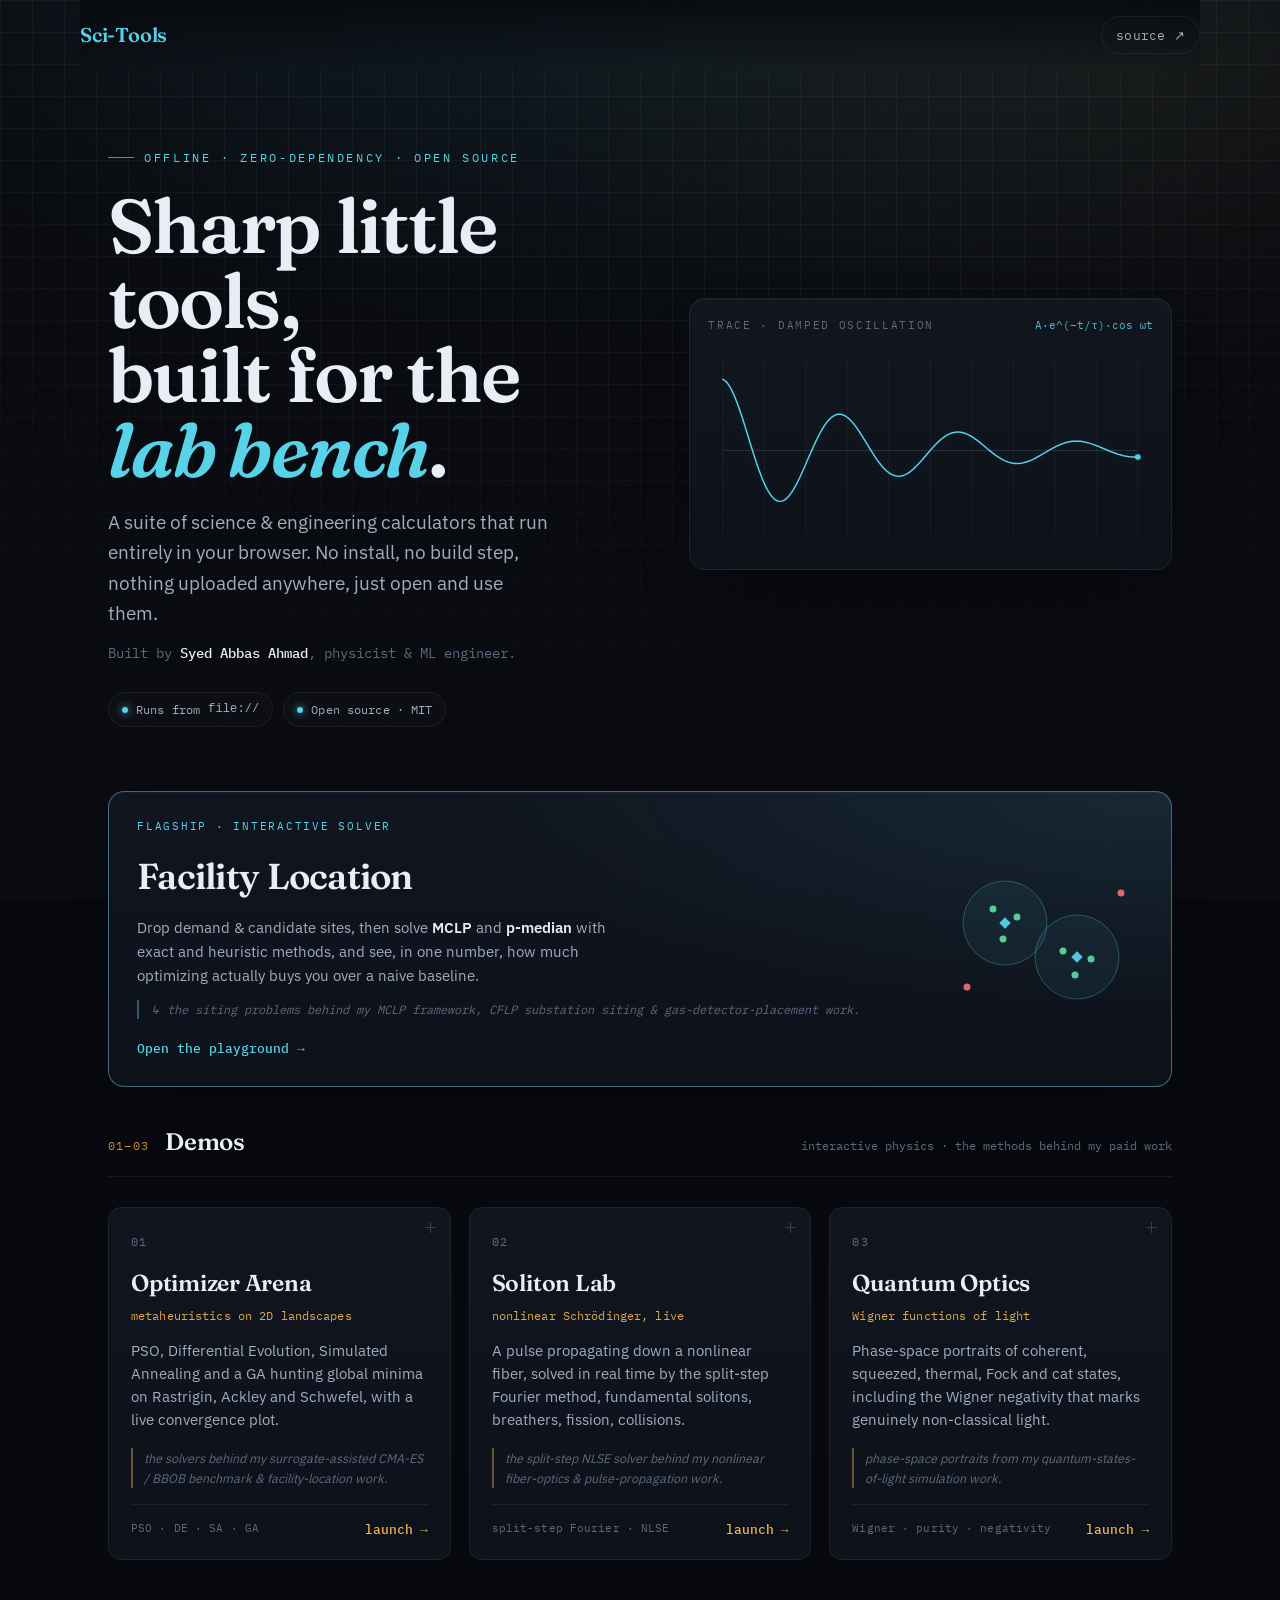
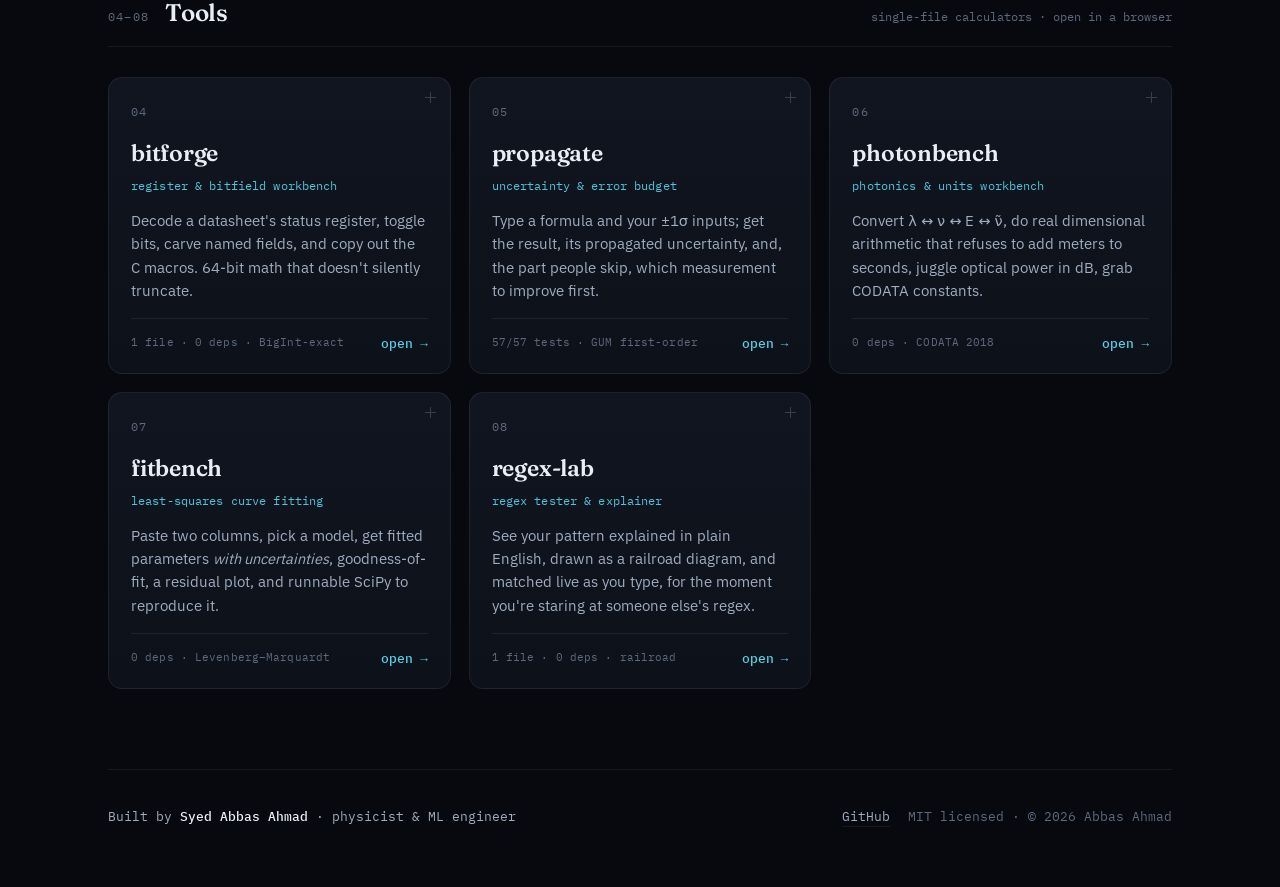
<file: index.html>
<!DOCTYPE html>
<html lang="en">
<head>
<meta charset="UTF-8">
<meta name="viewport" content="width=device-width, initial-scale=1">
<title>Sci-Tools · offline calculators for the lab</title>
<meta name="description" content="A suite of offline, zero-dependency science &amp; engineering calculators by Syed Abbas Ahmad, physicist &amp; ML engineer. Open them in a browser; nothing is uploaded anywhere.">
<meta name="author" content="Syed Abbas Ahmad">
<meta property="og:title" content="Sci-Tools · offline calculators for the lab">
<meta property="og:description" content="Five offline, zero-dependency science &amp; engineering calculators, plus three interactive physics demos. Open source, MIT.">
<meta property="og:type" content="website">
<link rel="stylesheet" href="assets/fonts.css">
<link rel="stylesheet" href="assets/site.css">
</head>
<body>
<div class="bench" aria-hidden="true"></div>

<header class="topbar wrap">
  <a class="brand" href="./index.html">
    <span class="mark">Sci-Tools</span>
  </a>
  <span class="spacer"></span>
  <a class="ghost" href="https://github.com/abbas-ahmad-cowlar/sci-tools" target="_blank" rel="noopener">source ↗</a>
</header>

<main class="wrap">

  <!-- ============ HERO ============ -->
  <section class="hero">
    <div class="hero-copy">
      <div class="eyebrow">offline &middot; zero-dependency &middot; open source</div>
      <h1>Sharp little tools,<br>built for the <em>lab&nbsp;bench</em>.</h1>
      <p class="lede">A suite of science &amp; engineering calculators that run entirely
        in your browser. No install, no build step, nothing uploaded anywhere, just open
        and use them.</p>
      <p class="who">Built by <b>Syed Abbas Ahmad</b>, physicist &amp; ML&nbsp;engineer.</p>
      <div class="chips">
        <span class="chip"><span class="dot"></span> Runs from <code>file://</code></span>
        <span class="chip"><span class="dot"></span> Open source &middot; MIT</span>
      </div>
    </div>

    <!-- oscilloscope plot -->
    <div class="scope" aria-hidden="true">
      <div class="scope-head">
        <span class="scope-label">trace · damped oscillation</span>
        <span class="scope-readout" id="readout">A·e^(−t/τ)·cos ωt</span>
      </div>
      <svg viewBox="0 0 600 280" preserveAspectRatio="none">
        <g id="gridlines"></g>
        <line class="axis" x1="20" y1="145" x2="580" y2="145"></line>
        <path id="trace" class="trace"></path>
        <circle id="probe" class="probe" r="4"></circle>
      </svg>
    </div>
  </section>

  <!-- ============ FEATURED ============ -->
  <a class="featured" href="tools/facility-location/index.html">
    <div class="featured-main">
      <div class="featured-tag">Flagship · interactive solver</div>
      <h2 class="featured-name">Facility Location</h2>
      <p class="featured-desc">Drop demand &amp; candidate sites, then solve <b>MCLP</b> and
        <b>p-median</b> with exact and heuristic methods, and see, in one number, how much
        optimizing actually buys you over a naive baseline.</p>
      <p class="featured-tie">↳ the siting problems behind my MCLP framework, CFLP substation
        siting &amp; gas-detector-placement work.</p>
      <span class="featured-open">Open the playground <span class="arr">→</span></span>
    </div>
    <div class="featured-art" aria-hidden="true">
      <svg viewBox="0 0 200 160" preserveAspectRatio="xMidYMid meet">
        <circle cx="62" cy="64" r="42" fill="rgba(87,210,232,0.07)" stroke="rgba(87,210,232,0.32)"/>
        <circle cx="134" cy="98" r="42" fill="rgba(87,210,232,0.07)" stroke="rgba(87,210,232,0.32)"/>
        <g fill="#5ad6a0"><circle cx="50" cy="50" r="3.5"/><circle cx="74" cy="58" r="3.5"/><circle cx="60" cy="80" r="3.5"/><circle cx="120" cy="92" r="3.5"/><circle cx="148" cy="100" r="3.5"/><circle cx="132" cy="116" r="3.5"/></g>
        <g fill="#f06a6a"><circle cx="178" cy="34" r="3.5"/><circle cx="24" cy="128" r="3.5"/></g>
        <g fill="#57d2e8"><rect x="58" y="60" width="8" height="8" transform="rotate(45 62 64)"/><rect x="130" y="94" width="8" height="8" transform="rotate(45 134 98)"/></g>
      </svg>
    </div>
  </a>

  <!-- ============ DEMOS ============ -->
  <section class="section demos">
    <div class="section-head">
      <span class="idx">01–03</span>
      <h2>Demos</h2>
      <span class="note">interactive physics · the methods behind my paid work</span>
    </div>
    <div class="grid">

      <a class="card" href="demos/optimizer/index.html">
        <span class="num">01</span>
        <h3 class="name">Optimizer Arena</h3>
        <div class="kicker">metaheuristics on 2D landscapes</div>
        <p class="desc">PSO, Differential Evolution, Simulated Annealing and a GA hunting
          global minima on Rastrigin, Ackley and Schwefel, with a live convergence plot.</p>
        <p class="tie">the solvers behind my surrogate-assisted CMA-ES / BBOB benchmark
          &amp; facility-location work.</p>
        <div class="meta">
          <span class="spec">PSO · DE · SA · GA</span>
          <span class="open">launch <span class="arr">→</span></span>
        </div>
      </a>

      <a class="card" href="demos/soliton/index.html">
        <span class="num">02</span>
        <h3 class="name">Soliton Lab</h3>
        <div class="kicker">nonlinear Schrödinger, live</div>
        <p class="desc">A pulse propagating down a nonlinear fiber, solved in real time by
          the split-step Fourier method, fundamental solitons, breathers, fission,
          collisions.</p>
        <p class="tie">the split-step NLSE solver behind my nonlinear fiber-optics &amp;
          pulse-propagation work.</p>
        <div class="meta">
          <span class="spec">split-step Fourier · NLSE</span>
          <span class="open">launch <span class="arr">→</span></span>
        </div>
      </a>

      <a class="card" href="demos/wigner/index.html">
        <span class="num">03</span>
        <h3 class="name">Quantum Optics</h3>
        <div class="kicker">Wigner functions of light</div>
        <p class="desc">Phase-space portraits of coherent, squeezed, thermal, Fock and cat
          states, including the Wigner negativity that marks genuinely non-classical light.</p>
        <p class="tie">phase-space portraits from my quantum-states-of-light simulation
          work.</p>
        <div class="meta">
          <span class="spec">Wigner · purity · negativity</span>
          <span class="open">launch <span class="arr">→</span></span>
        </div>
      </a>

    </div>
  </section>

  <!-- ============ TOOLS ============ -->
  <section class="section tools">
    <div class="section-head">
      <span class="idx">04–08</span>
      <h2>Tools</h2>
      <span class="note">single-file calculators · open in a browser</span>
    </div>
    <div class="grid">

      <a class="card" href="tools/bitforge/index.html">
        <span class="num">04</span>
        <h3 class="name">bitforge</h3>
        <div class="kicker">register &amp; bitfield workbench</div>
        <p class="desc">Decode a datasheet's status register, toggle bits, carve named
          fields, and copy out the C macros. 64-bit math that doesn't silently truncate.</p>
        <div class="meta">
          <span class="spec">1 file · 0 deps · BigInt-exact</span>
          <span class="open">open <span class="arr">→</span></span>
        </div>
      </a>

      <a class="card" href="tools/propagate/index.html">
        <span class="num">05</span>
        <h3 class="name">propagate</h3>
        <div class="kicker">uncertainty &amp; error budget</div>
        <p class="desc">Type a formula and your ±1σ inputs; get the result, its propagated
          uncertainty, and, the part people skip, which measurement to improve first.</p>
        <div class="meta">
          <span class="spec">57/57 tests · GUM first-order</span>
          <span class="open">open <span class="arr">→</span></span>
        </div>
      </a>

      <a class="card" href="tools/photonbench/index.html">
        <span class="num">06</span>
        <h3 class="name">photonbench</h3>
        <div class="kicker">photonics &amp; units workbench</div>
        <p class="desc">Convert λ ↔ ν ↔ E ↔ ν̃, do real dimensional arithmetic that refuses
          to add meters to seconds, juggle optical power in dB, grab CODATA constants.</p>
        <div class="meta">
          <span class="spec">0 deps · CODATA 2018</span>
          <span class="open">open <span class="arr">→</span></span>
        </div>
      </a>

      <a class="card" href="tools/fitbench/index.html">
        <span class="num">07</span>
        <h3 class="name">fitbench</h3>
        <div class="kicker">least-squares curve fitting</div>
        <p class="desc">Paste two columns, pick a model, get fitted parameters <em>with
          uncertainties</em>, goodness-of-fit, a residual plot, and runnable SciPy to
          reproduce it.</p>
        <div class="meta">
          <span class="spec">0 deps · Levenberg–Marquardt</span>
          <span class="open">open <span class="arr">→</span></span>
        </div>
      </a>

      <a class="card" href="tools/regex-lab/index.html">
        <span class="num">08</span>
        <h3 class="name">regex-lab</h3>
        <div class="kicker">regex tester &amp; explainer</div>
        <p class="desc">See your pattern explained in plain English, drawn as a railroad
          diagram, and matched live as you type, for the moment you're staring at someone
          else's regex.</p>
        <div class="meta">
          <span class="spec">1 file · 0 deps · railroad</span>
          <span class="open">open <span class="arr">→</span></span>
        </div>
      </a>

    </div>
  </section>

  <footer class="foot">
    <span class="sig">Built by <b>Syed Abbas Ahmad</b> · physicist &amp; ML engineer</span>
    <span class="spacer"></span>
    <a href="https://github.com/abbas-ahmad-cowlar/sci-tools" target="_blank" rel="noopener">GitHub</a>
    <span>MIT licensed · © 2026 Abbas Ahmad</span>
  </footer>

</main>

<script>
/* Draw the hero's damped-oscillation trace exactly, plus light grid lines.
   Purely decorative; the tools themselves carry no such dependency. */
(function () {
  var W = 600, H = 280, x0 = 20, x1 = 580, mid = 145, amp = 96, tau = 0.42, omega = 22;
  var trace = document.getElementById("trace");
  var probe = document.getElementById("probe");
  var g = document.getElementById("gridlines");
  if (!trace) return;

  // faint vertical grid lines
  var lines = "";
  for (var gx = 0; gx <= 10; gx++) {
    var X = x0 + (gx / 10) * (x1 - x0);
    lines += '<line class="grid-line" x1="' + X.toFixed(1) + '" y1="20" x2="' + X.toFixed(1) + '" y2="260"></line>';
  }
  g.innerHTML = lines;

  // damped cosine: y = mid - A·e^(-t/τ)·cos(ω t)
  var d = "", N = 260, lastX = x1, lastY = mid;
  for (var i = 0; i <= N; i++) {
    var t = i / N;
    var px = x0 + t * (x1 - x0);
    var env = Math.exp(-t / tau);
    var py = mid - amp * env * Math.cos(omega * t);
    d += (i ? "L" : "M") + px.toFixed(2) + " " + py.toFixed(2);
    lastX = px; lastY = py;
  }
  trace.setAttribute("d", d);
  probe.setAttribute("cx", lastX.toFixed(2));
  probe.setAttribute("cy", lastY.toFixed(2));

  // size the dash animation to the real path length
  try {
    var len = trace.getTotalLength();
    trace.style.strokeDasharray = len;
    trace.style.strokeDashoffset = len;
    // restart the keyframe with the measured length
    trace.style.animation = "none";
    void trace.getBBox();
    trace.style.animation = "draw 2.4s cubic-bezier(.22,.61,.36,1) .35s forwards";
  } catch (e) { /* getTotalLength unsupported, CSS fallback handles it */ }
})();
</script>
</body>
</html>
</file>
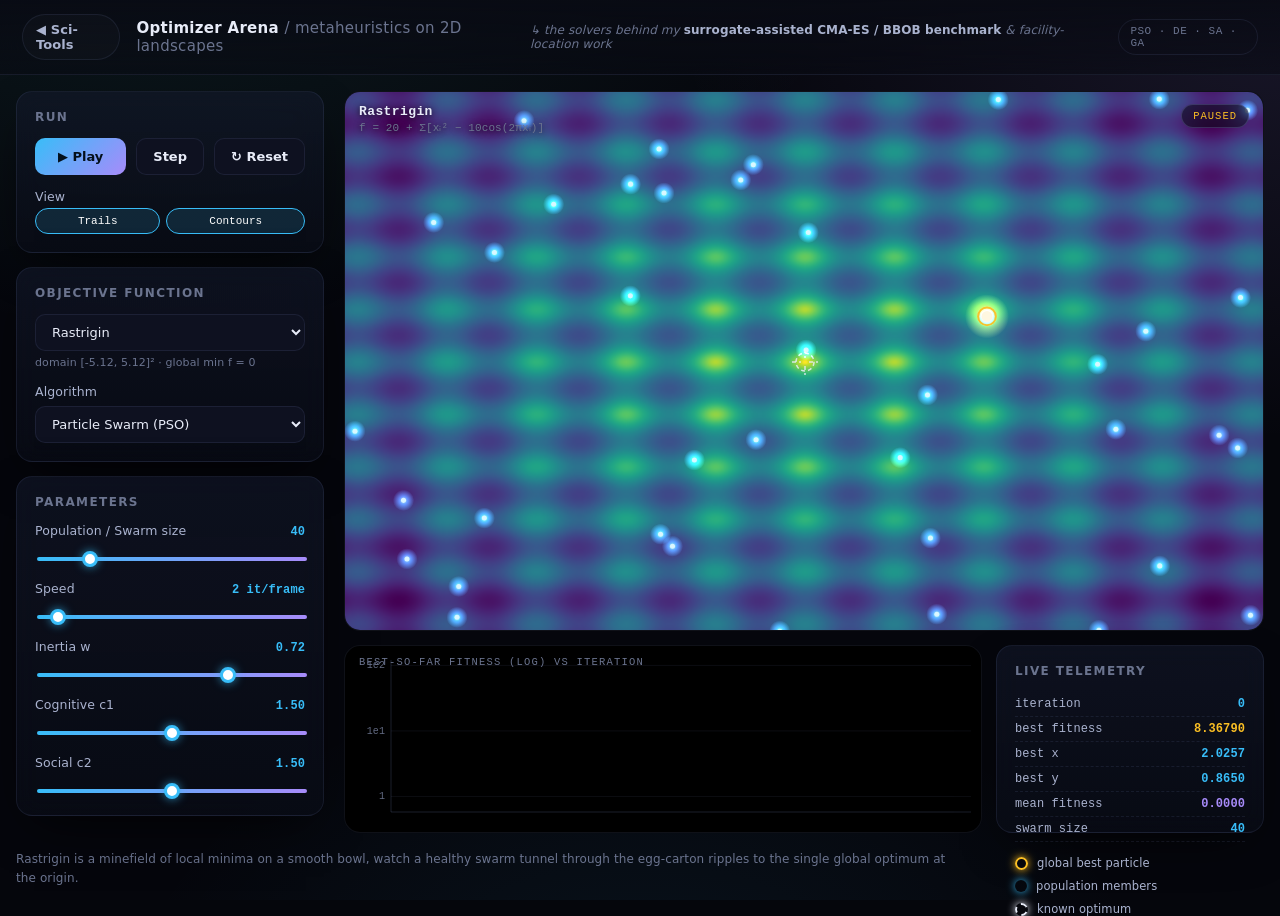
<file: demos/optimizer/index.html>
<!DOCTYPE html>
<html lang="en">
<head>
<meta charset="utf-8">
<meta name="viewport" content="width=device-width, initial-scale=1">
<title>Optimizer Arena · Sci-Tools</title>
<style data-inlined="lab.css">
/* ============================================================
   THE MIDNIGHT LAB, shared design system
   "Aurora over a midnight sea", dark, luminous, scientific.
   Fully self-contained: system fonts only, no external assets.
   ============================================================ */

:root {
  /* Base surfaces */
  --bg-0: #05060c;     /* deepest background */
  --bg-1: #090b14;     /* panel base */
  --bg-2: #0e1120;     /* raised panel */
  --bg-3: #151a2e;     /* hover / active */
  --line: rgba(150, 170, 230, 0.10);
  --line-strong: rgba(150, 170, 230, 0.22);

  /* Text */
  --ink: #e8ecf8;
  --ink-dim: #aab3cf;
  --ink-faint: #6b748f;

  /* Aurora accents */
  --aurora-teal:  #4fd1c5;
  --aurora-cyan:  #38bdf8;
  --aurora-violet:#a78bfa;
  --aurora-pink:  #f472b6;
  --aurora-amber: #fbbf24;
  --aurora-lime:  #a3e635;

  --accent: var(--aurora-cyan);
  --accent-2: var(--aurora-violet);

  /* Effects */
  --glow: 0 0 24px;
  --radius: 16px;
  --radius-sm: 10px;
  --shadow: 0 18px 50px -18px rgba(0, 0, 0, 0.8);

  --mono: ui-monospace, "Cascadia Code", "JetBrains Mono", "SF Mono", Menlo, Consolas, monospace;
  --sans: -apple-system, BlinkMacSystemFont, "Segoe UI", Roboto, Inter, system-ui, sans-serif;
}

* { box-sizing: border-box; }

html, body {
  margin: 0;
  padding: 0;
  min-height: 100%;
}

body {
  font-family: var(--sans);
  color: var(--ink);
  background:
    radial-gradient(1200px 700px at 12% -10%, rgba(79, 209, 197, 0.10), transparent 60%),
    radial-gradient(1100px 800px at 100% 0%, rgba(167, 139, 250, 0.12), transparent 55%),
    radial-gradient(900px 700px at 50% 120%, rgba(56, 189, 248, 0.08), transparent 60%),
    var(--bg-0);
  background-attachment: fixed;
  -webkit-font-smoothing: antialiased;
  text-rendering: optimizeLegibility;
  letter-spacing: 0.1px;
}

::selection { background: rgba(56, 189, 248, 0.30); color: #fff; }

a { color: var(--accent); text-decoration: none; }
a:hover { color: #fff; }

/* ---- Top bar (shared chrome across experiments) ---- */
.lab-topbar {
  position: sticky;
  top: 0;
  z-index: 50;
  display: flex;
  align-items: center;
  gap: 16px;
  padding: 14px 22px;
  background: linear-gradient(180deg, rgba(9, 11, 20, 0.92), rgba(9, 11, 20, 0.55));
  backdrop-filter: blur(14px);
  -webkit-backdrop-filter: blur(14px);
  border-bottom: 1px solid var(--line);
}
.lab-back {
  display: inline-flex;
  align-items: center;
  gap: 8px;
  font-size: 13px;
  font-weight: 600;
  color: var(--ink-dim);
  padding: 7px 13px;
  border: 1px solid var(--line);
  border-radius: 999px;
  background: rgba(255, 255, 255, 0.02);
  transition: all 0.18s ease;
}
.lab-back:hover {
  color: #fff;
  border-color: var(--line-strong);
  background: rgba(56, 189, 248, 0.10);
  transform: translateX(-2px);
}
.lab-title {
  font-size: 15px;
  font-weight: 700;
  letter-spacing: 0.3px;
}
.lab-title .dim { color: var(--ink-faint); font-weight: 500; }
.lab-note { font-size: 12px; color: var(--ink-faint); font-style: italic; }
.lab-note b { color: var(--ink-dim); font-style: normal; font-weight: 600; }
@media (max-width: 820px) { .lab-note { display: none; } }
.lab-spacer { flex: 1; }
.lab-tag {
  font-family: var(--mono);
  font-size: 11px;
  color: var(--ink-faint);
  padding: 5px 11px;
  border: 1px solid var(--line);
  border-radius: 999px;
  letter-spacing: 0.5px;
  text-transform: uppercase;
}

/* ---- Control panel / glass cards ---- */
.panel {
  background: linear-gradient(180deg, rgba(20, 26, 46, 0.55), rgba(10, 13, 24, 0.65));
  border: 1px solid var(--line);
  border-radius: var(--radius);
  box-shadow: var(--shadow);
  backdrop-filter: blur(12px);
  -webkit-backdrop-filter: blur(12px);
}
.panel-pad { padding: 18px; }

.panel h3, .panel-title {
  margin: 0 0 14px;
  font-size: 12px;
  font-weight: 700;
  letter-spacing: 1.4px;
  text-transform: uppercase;
  color: var(--ink-faint);
}

/* ---- Form controls ---- */
.field { margin-bottom: 16px; }
.field:last-child { margin-bottom: 0; }
.field label {
  display: flex;
  justify-content: space-between;
  align-items: baseline;
  font-size: 12.5px;
  color: var(--ink-dim);
  margin-bottom: 7px;
  font-weight: 500;
}
.field label .val {
  font-family: var(--mono);
  font-size: 12px;
  color: var(--accent);
  font-weight: 600;
}

input[type="range"] {
  -webkit-appearance: none;
  appearance: none;
  width: 100%;
  height: 4px;
  border-radius: 999px;
  background: linear-gradient(90deg, var(--accent), var(--accent-2));
  outline: none;
  cursor: pointer;
}
input[type="range"]::-webkit-slider-thumb {
  -webkit-appearance: none;
  appearance: none;
  width: 16px;
  height: 16px;
  border-radius: 50%;
  background: #fff;
  border: 3px solid var(--accent);
  box-shadow: 0 0 10px rgba(56, 189, 248, 0.7);
  cursor: pointer;
  transition: transform 0.12s ease;
}
input[type="range"]::-webkit-slider-thumb:hover { transform: scale(1.18); }
input[type="range"]::-moz-range-thumb {
  width: 16px; height: 16px; border-radius: 50%;
  background: #fff; border: 3px solid var(--accent);
  box-shadow: 0 0 10px rgba(56, 189, 248, 0.7); cursor: pointer;
}

select, input[type="text"], input[type="number"] {
  width: 100%;
  padding: 9px 12px;
  background: var(--bg-2);
  border: 1px solid var(--line);
  border-radius: var(--radius-sm);
  color: var(--ink);
  font-family: var(--sans);
  font-size: 13px;
  outline: none;
  transition: border-color 0.15s ease;
}
select:focus, input[type="text"]:focus, input[type="number"]:focus {
  border-color: var(--accent);
}

/* ---- Buttons ---- */
.btn {
  display: inline-flex;
  align-items: center;
  justify-content: center;
  gap: 8px;
  padding: 10px 16px;
  font-family: var(--sans);
  font-size: 13px;
  font-weight: 600;
  color: var(--ink);
  background: var(--bg-2);
  border: 1px solid var(--line);
  border-radius: var(--radius-sm);
  cursor: pointer;
  transition: all 0.16s ease;
  user-select: none;
}
.btn:hover { background: var(--bg-3); border-color: var(--line-strong); transform: translateY(-1px); }
.btn:active { transform: translateY(0); }
.btn.primary {
  background: linear-gradient(135deg, var(--accent), var(--accent-2));
  border: none;
  color: #04101c;
  font-weight: 700;
}
.btn.primary:hover { box-shadow: 0 8px 24px -6px rgba(56, 189, 248, 0.55); }
.btn-row { display: flex; gap: 10px; flex-wrap: wrap; }

.chip {
  font-family: var(--mono);
  font-size: 11px;
  padding: 6px 11px;
  border-radius: 999px;
  border: 1px solid var(--line);
  background: rgba(255, 255, 255, 0.02);
  color: var(--ink-dim);
  cursor: pointer;
  transition: all 0.15s ease;
}
.chip:hover { border-color: var(--line-strong); color: #fff; }
.chip.active {
  background: rgba(56, 189, 248, 0.14);
  border-color: var(--accent);
  color: #fff;
}

/* ---- Readout / stats ---- */
.readout {
  font-family: var(--mono);
  font-size: 12px;
  color: var(--ink-dim);
  display: flex;
  justify-content: space-between;
  padding: 5px 0;
  border-bottom: 1px dashed var(--line);
}
.readout:last-child { border-bottom: none; }
.readout b { color: var(--accent); font-weight: 600; }

.hint { font-size: 12px; color: var(--ink-faint); line-height: 1.6; }

/* ---- Canvas frame ---- */
canvas { display: block; }
.stage {
  position: relative;
  border-radius: var(--radius);
  overflow: hidden;
  border: 1px solid var(--line);
  background: #000;
}

/* ---- scrollbars ---- */
::-webkit-scrollbar { width: 10px; height: 10px; }
::-webkit-scrollbar-track { background: transparent; }
::-webkit-scrollbar-thumb { background: rgba(150,170,230,0.16); border-radius: 999px; }
::-webkit-scrollbar-thumb:hover { background: rgba(150,170,230,0.30); }

/* ---- utility ---- */
.kbd {
  font-family: var(--mono);
  font-size: 11px;
  padding: 2px 7px;
  border-radius: 6px;
  border: 1px solid var(--line-strong);
  background: var(--bg-2);
  color: var(--ink-dim);
}
.grow { flex: 1; }
.muted { color: var(--ink-faint); }
</style>
<style>
  /* ---- page-local layout (design tokens come from lab.css) ---- */
  html, body { height: auto; min-height: 100%; }
  /* the whole page scrolls when content overflows; columns size independently */
  body { display: flex; flex-direction: column; min-height: 100vh; overflow-y: auto; }

  .lab-main {
    flex: 1 0 auto;
    display: flex;
    gap: 16px;
    padding: 16px;
    align-items: flex-start;
    min-height: 0;
  }

  /* control column, grows with its content; the page scrolls to reveal it */
  .controls {
    width: 312px;
    flex: 0 0 312px;
    display: flex;
    flex-direction: column;
    gap: 14px;
    padding-right: 4px;
  }

  /* arena column, a stable, viewport-relative height keeps the canvas crisp */
  .arena {
    flex: 1;
    display: flex;
    flex-direction: column;
    gap: 14px;
    min-width: 0;
  }
  .arena .stage.landscape {
    height: 60vh;
    min-height: 440px;
  }
  .arena .stage.landscape canvas { width: 100%; height: 100%; }

  /* bottom strip: convergence plot + legend */
  .bottom-strip {
    display: flex;
    gap: 14px;
    flex: 0 0 auto;
    height: 188px;
  }
  .stage.convergence {
    flex: 1;
    min-width: 0;
    position: relative;
  }
  .stage.convergence canvas { width: 100%; height: 100%; }
  .conv-label {
    position: absolute;
    top: 10px; left: 14px;
    font-family: var(--mono);
    font-size: 10.5px;
    letter-spacing: 1.2px;
    text-transform: uppercase;
    color: var(--ink-faint);
    pointer-events: none;
    z-index: 2;
  }

  .panel.legend-panel { flex: 0 0 268px; }

  /* overlay HUD on the landscape */
  .hud {
    position: absolute;
    top: 12px; left: 14px;
    z-index: 3;
    pointer-events: none;
    font-family: var(--mono);
    font-size: 11px;
    color: var(--ink-dim);
    text-shadow: 0 1px 6px rgba(0,0,0,0.9);
  }
  .hud .fn-name {
    font-size: 13px;
    font-weight: 700;
    color: var(--ink);
    letter-spacing: 0.4px;
  }
  .hud .fn-formula { color: var(--ink-faint); margin-top: 2px; }

  .status-pill {
    position: absolute;
    top: 12px; right: 14px;
    z-index: 3;
    pointer-events: none;
    font-family: var(--mono);
    font-size: 10.5px;
    letter-spacing: 1px;
    text-transform: uppercase;
    padding: 5px 11px;
    border-radius: 999px;
    border: 1px solid var(--line-strong);
    background: rgba(9,11,20,0.55);
    backdrop-filter: blur(8px);
    color: var(--ink-faint);
  }
  .status-pill.running { color: var(--aurora-lime); border-color: rgba(163,230,53,0.4); }
  .status-pill.paused  { color: var(--aurora-amber); }

  .seg {
    display: flex;
    gap: 6px;
    flex-wrap: wrap;
  }
  .seg .chip { flex: 1 1 auto; text-align: center; }

  .algo-params { transition: opacity 0.2s ease; }
  .hidden { display: none !important; }

  .readout b.amber { color: var(--aurora-amber); }
  .readout b.violet { color: var(--accent-2); }

  .lg-row {
    display: flex;
    align-items: center;
    gap: 9px;
    font-size: 11.5px;
    color: var(--ink-dim);
    margin-bottom: 9px;
  }
  .lg-row:last-child { margin-bottom: 0; }
  .lg-dot {
    width: 12px; height: 12px; border-radius: 50%;
    flex: 0 0 auto;
    box-shadow: 0 0 8px currentColor;
  }
  .lg-ring {
    width: 13px; height: 13px; border-radius: 50%;
    flex: 0 0 auto;
    border: 2px solid currentColor;
    box-shadow: 0 0 8px currentColor;
  }

  .panel-sub {
    font-size: 11px;
    color: var(--ink-faint);
    margin: -8px 0 12px;
    line-height: 1.5;
  }

  /* responsive: stack on narrow screens */
  @media (max-width: 860px) {
    body { overflow: auto; height: auto; }
    .lab-main { flex-direction: column; }
    .controls { width: auto; flex: 0 0 auto; max-height: none; overflow-y: visible; }
    .arena { flex: 0 0 auto; }
    /* reset flex so the landscape can't collapse to a 0 basis when the
       column no longer has a definite height */
    .arena .stage.landscape { flex: 0 0 auto; height: 56vh; min-height: 360px; }
    .bottom-strip { flex-direction: column; height: auto; }
    .stage.convergence { flex: 0 0 auto; height: 180px; }
    .panel.legend-panel { flex: 0 0 auto; }
  }
</style>
</head>
<body>

<div class="lab-topbar">
  <a class="lab-back" href="../../index.html">◀ Sci-Tools</a>
  <div class="lab-title">Optimizer Arena <span class="dim">/ metaheuristics on 2D landscapes</span></div>
  <div class="lab-note">↳ the solvers behind my <b>surrogate-assisted CMA-ES / BBOB benchmark</b> &amp; facility-location work</div>
  <div class="lab-spacer"></div>
  <div class="lab-tag">PSO · DE · SA · GA</div>
</div>

<div class="lab-main">

  <!-- ============ CONTROLS ============ -->
  <div class="controls">

    <div class="panel panel-pad">
      <div class="panel-title">Run</div>
      <div class="btn-row">
        <button class="btn primary grow" id="playBtn">▶ Play</button>
        <button class="btn" id="stepBtn">Step</button>
        <button class="btn" id="resetBtn">↻ Reset</button>
      </div>
      <div class="field" style="margin-top:14px;margin-bottom:0">
        <label style="margin-bottom:4px">View</label>
        <div class="seg">
          <button class="chip active" id="trailsChip">Trails</button>
          <button class="chip active" id="contoursChip">Contours</button>
        </div>
      </div>
    </div>

    <div class="panel panel-pad">
      <div class="panel-title">Objective Function</div>
      <div class="field" style="margin-bottom:12px">
        <select id="fnSel"></select>
      </div>
      <div class="panel-sub" id="fnDomain"></div>
      <div class="field">
        <label>Algorithm</label>
        <select id="algoSel">
          <option value="pso">Particle Swarm (PSO)</option>
          <option value="de">Differential Evolution (DE/rand/1/bin)</option>
          <option value="sa">Simulated Annealing (SA)</option>
          <option value="ga">Genetic Algorithm (GA)</option>
        </select>
      </div>
    </div>

    <div class="panel panel-pad">
      <div class="panel-title">Parameters</div>

      <div class="field">
        <label>Population / Swarm size <span class="val" id="popVal">40</span></label>
        <input type="range" id="pop" min="6" max="200" step="1" value="40">
      </div>

      <div class="field">
        <label>Speed <span class="val" id="speedVal">2 it/frame</span></label>
        <input type="range" id="speed" min="1" max="20" step="1" value="2">
      </div>

      <!-- PSO params -->
      <div class="algo-params" data-algo="pso">
        <div class="field">
          <label>Inertia w <span class="val" id="wVal">0.72</span></label>
          <input type="range" id="w" min="0" max="1" step="0.01" value="0.72">
        </div>
        <div class="field">
          <label>Cognitive c1 <span class="val" id="c1Val">1.50</span></label>
          <input type="range" id="c1" min="0" max="3" step="0.05" value="1.5">
        </div>
        <div class="field">
          <label>Social c2 <span class="val" id="c2Val">1.50</span></label>
          <input type="range" id="c2" min="0" max="3" step="0.05" value="1.5">
        </div>
      </div>

      <!-- DE params -->
      <div class="algo-params hidden" data-algo="de">
        <div class="field">
          <label>Differential weight F <span class="val" id="fVal">0.60</span></label>
          <input type="range" id="f" min="0" max="2" step="0.05" value="0.6">
        </div>
        <div class="field">
          <label>Crossover rate CR <span class="val" id="crVal">0.90</span></label>
          <input type="range" id="cr" min="0" max="1" step="0.01" value="0.9">
        </div>
      </div>

      <!-- SA params -->
      <div class="algo-params hidden" data-algo="sa">
        <div class="field">
          <label>Initial temperature T₀ <span class="val" id="t0Val">8.0</span></label>
          <input type="range" id="t0" min="0.1" max="40" step="0.1" value="8">
        </div>
        <div class="field">
          <label>Cooling rate α <span class="val" id="alphaVal">0.985</span></label>
          <input type="range" id="alpha" min="0.90" max="0.999" step="0.001" value="0.985">
        </div>
        <div class="field">
          <label>Step scale (× domain) <span class="val" id="saStepVal">0.06</span></label>
          <input type="range" id="saStep" min="0.005" max="0.3" step="0.005" value="0.06">
        </div>
      </div>

      <!-- GA params -->
      <div class="algo-params hidden" data-algo="ga">
        <div class="field">
          <label>Mutation rate <span class="val" id="mrVal">0.20</span></label>
          <input type="range" id="mr" min="0" max="1" step="0.01" value="0.2">
        </div>
        <div class="field">
          <label>Mutation scale (× domain) <span class="val" id="msVal">0.10</span></label>
          <input type="range" id="ms" min="0.005" max="0.4" step="0.005" value="0.1">
        </div>
        <div class="field">
          <label>Tournament size <span class="val" id="tkVal">3</span></label>
          <input type="range" id="tk" min="2" max="8" step="1" value="3">
        </div>
      </div>
    </div>

  </div>

  <!-- ============ ARENA ============ -->
  <div class="arena">

    <div class="stage landscape">
      <div class="hud">
        <div class="fn-name" id="hudName">Rastrigin</div>
        <div class="fn-formula" id="hudFormula"></div>
      </div>
      <div class="status-pill paused" id="statusPill">paused</div>
      <canvas id="land"></canvas>
    </div>

    <div class="bottom-strip">
      <div class="stage convergence">
        <div class="conv-label">Best-so-far fitness (log) vs iteration</div>
        <canvas id="conv"></canvas>
      </div>

      <div class="panel panel-pad legend-panel">
        <div class="panel-title">Live Telemetry</div>
        <div class="readout"><span>iteration</span><b id="roIter">0</b></div>
        <div class="readout"><span>best fitness</span><b class="amber" id="roBest">·</b></div>
        <div class="readout"><span>best x</span><b id="roBx">·</b></div>
        <div class="readout"><span>best y</span><b id="roBy">·</b></div>
        <div class="readout"><span>mean fitness</span><b class="violet" id="roMean">·</b></div>
        <div class="readout"><span id="roExtraLbl">·</span><b id="roExtra">·</b></div>

        <div style="margin-top:14px">
          <div class="lg-row" style="color:var(--aurora-amber)"><span class="lg-ring"></span><span style="color:var(--ink-dim)">global best particle</span></div>
          <div class="lg-row" style="color:var(--aurora-cyan)"><span class="lg-dot"></span><span style="color:var(--ink-dim)">population members</span></div>
          <div class="lg-row" style="color:var(--ink)"><span class="lg-ring" style="border-style:dashed"></span><span style="color:var(--ink-dim)">known optimum</span></div>
        </div>
      </div>
    </div>

  </div>
</div>

<!-- a hidden hint surfaced under the arena on wide screens -->
<div class="hint" id="hintBar" style="padding:0 16px 12px;max-width:980px"></div>

<script>
"use strict";
/* ============================================================
   Optimizer Arena, metaheuristics on 2D landscapes
   All math is textbook-standard. Minimization throughout.
   ============================================================ */

// ---------- tiny utilities ----------
const TAU = Math.PI * 2;
const rand = (a, b) => a + Math.random() * (b - a);
const clamp = (v, lo, hi) => v < lo ? lo : (v > hi ? hi : v);
// Standard normal via Box–Muller
function randn() {
  let u = 0, v = 0;
  while (u === 0) u = Math.random();
  while (v === 0) v = Math.random();
  return Math.sqrt(-2 * Math.log(u)) * Math.cos(TAU * v);
}

// ============================================================
//  OBJECTIVE FUNCTIONS  (each minimization, with known optima)
//  domain: [lo, hi] applied to both x and y.
// ============================================================
const FUNCTIONS = {
  sphere: {
    name: "Sphere",
    formula: "f = x² + y²",
    lo: -5.12, hi: 5.12,
    fmin: 0,
    optima: [[0, 0]],
    f: (x, y) => x * x + y * y
  },
  rastrigin: {
    name: "Rastrigin",
    formula: "f = 20 + Σ[xᵢ² − 10cos(2πxᵢ)]",
    lo: -5.12, hi: 5.12,
    fmin: 0,
    optima: [[0, 0]],
    f: (x, y) =>
      20 + (x * x - 10 * Math.cos(TAU * x)) + (y * y - 10 * Math.cos(TAU * y))
  },
  ackley: {
    name: "Ackley",
    formula: "f = −20e^(−0.2√(½(x²+y²))) − e^(½(cos2πx+cos2πy)) + 20 + e",
    lo: -5.12, hi: 5.12,
    fmin: 0,
    optima: [[0, 0]],
    f: (x, y) => {
      const a = 20, b = 0.2, c = TAU;
      const s1 = 0.5 * (x * x + y * y);
      const s2 = 0.5 * (Math.cos(c * x) + Math.cos(c * y));
      return -a * Math.exp(-b * Math.sqrt(s1)) - Math.exp(s2) + a + Math.E;
    }
  },
  rosenbrock: {
    name: "Rosenbrock",
    formula: "f = 100(y − x²)² + (1 − x)²",
    lo: -2, hi: 2,
    fmin: 0,
    optima: [[1, 1]],
    f: (x, y) => {
      const t = (y - x * x);
      const u = (1 - x);
      return 100 * t * t + u * u;
    }
  },
  himmelblau: {
    name: "Himmelblau",
    formula: "f = (x²+y−11)² + (x+y²−7)²",
    lo: -5, hi: 5,
    fmin: 0,
    optima: [
      [3, 2],
      [-2.805118, 3.131312],
      [-3.779310, -3.283186],
      [3.584428, -1.848126]
    ],
    f: (x, y) => {
      const a = (x * x + y - 11);
      const b = (x + y * y - 7);
      return a * a + b * b;
    }
  },
  schwefel: {
    name: "Schwefel",
    formula: "f = 418.9829·n − Σ xᵢ·sin(√|xᵢ|)",
    lo: -500, hi: 500,
    fmin: 0,
    optima: [[420.9687, 420.9687]],
    f: (x, y) =>
      418.9829 * 2
      - (x * Math.sin(Math.sqrt(Math.abs(x))))
      - (y * Math.sin(Math.sqrt(Math.abs(y))))
  },
  eggholder: {
    name: "Eggholder",
    formula: "f = −(y+47)sin√|x/2+y+47| − x·sin√|x−(y+47)|",
    lo: -512, hi: 512,
    fmin: -959.6407,           // known global minimum value
    optima: [[512, 404.2319]], // known global minimizer
    f: (x, y) => {
      const t1 = -(y + 47) * Math.sin(Math.sqrt(Math.abs(x / 2 + (y + 47))));
      const t2 = -x * Math.sin(Math.sqrt(Math.abs(x - (y + 47))));
      return t1 + t2;
    }
  }
};
const FN_ORDER = ["rastrigin", "ackley", "rosenbrock", "sphere", "himmelblau", "schwefel", "eggholder"];

const HINTS = {
  rastrigin: "Rastrigin is a minefield of local minima on a smooth bowl, watch a healthy swarm tunnel through the egg-carton ripples to the single global optimum at the origin.",
  ackley: "Ackley is nearly flat far out, then plunges sharply at the center. Algorithms that explore widely find the funnel; greedy ones can stall on the plateau.",
  rosenbrock: "Rosenbrock's banana valley is easy to enter but the floor barely slopes toward (1,1). Watch how slowly best-fitness crawls, classic ill-conditioning.",
  sphere: "Sphere is the trivial convex bowl: every algorithm should converge cleanly to the origin. Use it as a sanity check on your hyperparameters.",
  himmelblau: "Himmelblau has four equal global minima. Notice the swarm split or commit, different runs settle on different basins.",
  schwefel: "Schwefel's optimum sits in a far corner near (421,421), deceptively distant from the deep-looking trap at the center. Exploration matters here.",
  eggholder: "Eggholder is brutally rugged with the global minimum jammed against the boundary at (512,404). Expect noisy convergence and frequent re-ranking."
};

// ============================================================
//  COLORMAP, viridis-like (perceptually-ordered), precomputed
// ============================================================
const VIRIDIS = [
  [68, 1, 84],[71, 13, 96],[72, 24, 106],[72, 35, 116],[71, 45, 123],
  [69, 55, 129],[66, 64, 134],[62, 73, 137],[59, 82, 139],[55, 91, 141],
  [51, 99, 141],[47, 107, 142],[44, 114, 142],[41, 122, 142],[38, 130, 142],
  [35, 137, 142],[33, 145, 140],[31, 152, 139],[31, 160, 136],[34, 167, 133],
  [40, 174, 128],[50, 182, 122],[63, 188, 115],[80, 196, 106],[99, 201, 95],
  [119, 207, 85],[141, 211, 72],[164, 215, 60],[187, 219, 47],[210, 222, 39],
  [233, 224, 34],[253, 231, 37]
];
function viridis(t) {
  t = clamp(t, 0, 1);
  const x = t * (VIRIDIS.length - 1);
  const i = Math.floor(x);
  const fr = x - i;
  const a = VIRIDIS[i];
  const b = VIRIDIS[Math.min(i + 1, VIRIDIS.length - 1)];
  return [
    a[0] + (b[0] - a[0]) * fr,
    a[1] + (b[1] - a[1]) * fr,
    a[2] + (b[2] - a[2]) * fr
  ];
}

// ============================================================
//  STATE
// ============================================================
const land = document.getElementById('land');
const lctx = land.getContext('2d');
const conv = document.getElementById('conv');
const cctx = conv.getContext('2d');

let DPR = Math.min(window.devicePixelRatio || 1, 2);
let LW = 0, LH = 0;     // landscape canvas pixel size (device px)
let CW = 0, CH = 0;     // convergence canvas pixel size (device px)

let fnKey = "rastrigin";
let algoKey = "pso";

let heatCanvas = document.createElement('canvas');
let heatCtx = heatCanvas.getContext('2d');
let fieldMin = 0, fieldMax = 1;     // value range over the rendered grid
let heatDirty = true;

let running = false;
let iter = 0;
let bestFit = Infinity;
let bestPos = [0, 0];
let meanFit = 0;
let convHistory = [];   // best-so-far per iteration

// population structures (per-algorithm fields filled at reset)
let pop = [];           // array of {x,y, ...algo state, trail:[]}
let optimizer = null;   // {step(): void} bound to current algo

// controls cache
const els = {};
[
  'fnSel','algoSel','pop','popVal','speed','speedVal',
  'w','wVal','c1','c1Val','c2','c2Val',
  'f','fVal','cr','crVal',
  't0','t0Val','alpha','alphaVal','saStep','saStepVal',
  'mr','mrVal','ms','msVal','tk','tkVal',
  'playBtn','stepBtn','resetBtn','trailsChip','contoursChip',
  'hudName','hudFormula','statusPill','fnDomain','hintBar',
  'roIter','roBest','roBx','roBy','roMean','roExtra','roExtraLbl'
].forEach(id => els[id] = document.getElementById(id));

let showTrails = true;
let showContours = true;
const TRAIL_LEN = 14;

// ============================================================
//  COORDINATE MAPPING  (objective-space <-> canvas pixels)
//  y is flipped so +y (objective) points UP on screen.
// ============================================================
function P() { return FUNCTIONS[fnKey]; }
function objToPx(x, y) {
  const fn = P();
  const u = (x - fn.lo) / (fn.hi - fn.lo);
  const v = (y - fn.lo) / (fn.hi - fn.lo);
  return [u * LW, (1 - v) * LH];
}

// ============================================================
//  HEATMAP (cached ImageData), recomputed on fn/size change
// ============================================================
function buildHeatmap() {
  const fn = P();
  // Render at a moderate grid then scale up, fast & smooth.
  const GW = Math.max(2, Math.min(420, Math.round(LW / 2)));
  const GH = Math.max(2, Math.min(420, Math.round(LH / 2)));
  heatCanvas.width = GW;
  heatCanvas.height = GH;

  // First pass: evaluate field, track min/max for normalization.
  const vals = new Float64Array(GW * GH);
  let vmin = Infinity, vmax = -Infinity;
  for (let j = 0; j < GH; j++) {
    // pixel-center sampling; row 0 is top => high y
    const y = fn.lo + (fn.hi - fn.lo) * (1 - (j + 0.5) / GH);
    for (let i = 0; i < GW; i++) {
      const x = fn.lo + (fn.hi - fn.lo) * ((i + 0.5) / GW);
      const z = fn.f(x, y);
      vals[j * GW + i] = z;
      if (z < vmin) vmin = z;
      if (z > vmax) vmax = z;
    }
  }
  fieldMin = vmin; fieldMax = vmax;
  const span = (vmax - vmin) || 1;

  // Second pass: colorize. Use a gentle nonlinearity (sqrt) so the
  // basins near the optimum stay visible on wide-range functions.
  const img = heatCtx.createImageData(GW, GH);
  const data = img.data;
  for (let k = 0; k < vals.length; k++) {
    let t = (vals[k] - vmin) / span;        // 0 = best (min), 1 = worst
    t = Math.sqrt(t);                        // emphasize low region
    // invert so the MINIMUM is bright/yellow, maximum is deep violet:
    const c = viridis(1 - t);
    const o = k * 4;
    data[o] = c[0]; data[o + 1] = c[1]; data[o + 2] = c[2]; data[o + 3] = 255;
  }
  heatCtx.putImageData(img, 0, 0);
  heatDirty = false;
}

// contour overlay drawn directly to landscape ctx using the heat grid
function drawContours() {
  const fn = P();
  const span = (fieldMax - fieldMin) || 1;
  const levels = 7;
  lctx.save();
  lctx.lineWidth = 1;
  lctx.strokeStyle = 'rgba(255,255,255,0.10)';
  // marching-squares-lite: sample on a coarse grid and stroke iso-cells
  const N = 110;
  for (let li = 1; li <= levels; li++) {
    // nonlinear level placement to match the sqrt colormap
    const tf = li / (levels + 1);
    const level = fieldMin + span * (tf * tf);
    lctx.beginPath();
    for (let j = 0; j < N; j++) {
      const y0 = fn.lo + (fn.hi - fn.lo) * (1 - j / N);
      const y1 = fn.lo + (fn.hi - fn.lo) * (1 - (j + 1) / N);
      for (let i = 0; i < N; i++) {
        const x0 = fn.lo + (fn.hi - fn.lo) * (i / N);
        const x1 = fn.lo + (fn.hi - fn.lo) * ((i + 1) / N);
        const a = fn.f(x0, y0), b = fn.f(x1, y0);
        const c = fn.f(x0, y1), d = fn.f(x1, y1);
        // detect crossing along the top and left edges of the cell
        if ((a - level) * (b - level) < 0) {
          const t = (level - a) / (b - a);
          const xx = x0 + (x1 - x0) * t;
          const [px, py] = objToPx(xx, y0);
          lctx.moveTo(px, py); lctx.lineTo(px, py + 0.01);
        }
        if ((a - level) * (c - level) < 0) {
          const t = (level - a) / (c - a);
          const yy = y0 + (y1 - y0) * t;
          const [px, py] = objToPx(x0, yy);
          lctx.moveTo(px, py); lctx.lineTo(px + 0.01, py);
        }
      }
    }
    lctx.stroke();
  }
  lctx.restore();
}

// ============================================================
//  POPULATION INITIALIZATION
// ============================================================
function newMember() {
  const fn = P();
  const x = rand(fn.lo, fn.hi);
  const y = rand(fn.lo, fn.hi);
  return { x, y, trail: [] };
}

function resetPopulation() {
  const fn = P();
  const n = +els.pop.value;
  pop = [];
  bestFit = Infinity;
  bestPos = [0, 0];
  iter = 0;
  convHistory = [];

  for (let i = 0; i < n; i++) {
    const m = newMember();
    m.fit = fn.f(m.x, m.y);
    pop.push(m);
  }

  // algorithm-specific extra state
  if (algoKey === 'pso') {
    for (const m of pop) {
      const vrange = (fn.hi - fn.lo);
      m.vx = rand(-0.1 * vrange, 0.1 * vrange);
      m.vy = rand(-0.1 * vrange, 0.1 * vrange);
      m.pbx = m.x; m.pby = m.y; m.pbest = m.fit;
    }
  } else if (algoKey === 'sa') {
    saT = +els.t0.value;          // global temperature (geometric cooling)
    for (const m of pop) { m.cx = m.x; m.cy = m.y; m.cfit = m.fit; } // current accepted state
  }

  // seed global best
  for (const m of pop) {
    if (m.fit < bestFit) { bestFit = m.fit; bestPos = [m.x, m.y]; }
  }
  recordConvergence();
  buildOptimizer();
  updateReadouts();
}

function pushTrail(m) {
  if (!showTrails) return;
  m.trail.push([m.x, m.y]);
  if (m.trail.length > TRAIL_LEN) m.trail.shift();
}

// ============================================================
//  ALGORITHMS  (each exposes step() advancing ONE iteration)
//  All operate on the shared `pop` array & update bestFit/bestPos.
// ============================================================
let saT = 1;   // SA temperature

function buildOptimizer() {
  if (algoKey === 'pso') optimizer = stepPSO;
  else if (algoKey === 'de') optimizer = stepDE;
  else if (algoKey === 'sa') optimizer = stepSA;
  else optimizer = stepGA;
}

function commitGlobalBest() {
  let sum = 0;
  for (const m of pop) {
    sum += m.fit;
    if (m.fit < bestFit) { bestFit = m.fit; bestPos = [m.x, m.y]; }
  }
  meanFit = sum / pop.length;
}

// ---- PSO: v = w·v + c1·r1·(pbest−x) + c2·r2·(gbest−x) ----
function stepPSO() {
  const fn = P();
  const w = +els.w.value, c1 = +els.c1.value, c2 = +els.c2.value;
  const vmax = 0.2 * (fn.hi - fn.lo);   // velocity clamp for stability
  const gbx = bestPos[0], gby = bestPos[1];
  for (const m of pop) {
    const r1 = Math.random(), r2 = Math.random();
    const r3 = Math.random(), r4 = Math.random();
    m.vx = w * m.vx + c1 * r1 * (m.pbx - m.x) + c2 * r2 * (gbx - m.x);
    m.vy = w * m.vy + c1 * r3 * (m.pby - m.y) + c2 * r4 * (gby - m.y);
    m.vx = clamp(m.vx, -vmax, vmax);
    m.vy = clamp(m.vy, -vmax, vmax);
    pushTrail(m);
    m.x = clamp(m.x + m.vx, fn.lo, fn.hi);
    m.y = clamp(m.y + m.vy, fn.lo, fn.hi);
    m.fit = fn.f(m.x, m.y);
    if (m.fit < m.pbest) { m.pbest = m.fit; m.pbx = m.x; m.pby = m.y; }
  }
  commitGlobalBest();
}

// ---- DE/rand/1/bin: v = a + F·(b−c), binomial CX, greedy select ----
function stepDE() {
  const fn = P();
  const F = +els.f.value, CR = +els.cr.value;
  const n = pop.length;
  const trial = new Array(n);
  for (let i = 0; i < n; i++) {
    // pick 3 distinct indices != i
    let a, b, c;
    do { a = (Math.random() * n) | 0; } while (a === i);
    do { b = (Math.random() * n) | 0; } while (b === i || b === a);
    do { c = (Math.random() * n) | 0; } while (c === i || c === a || c === b);
    const A = pop[a], B = pop[b], C = pop[c], X = pop[i];
    // mutant
    const mx = A.x + F * (B.x - C.x);
    const my = A.y + F * (B.y - C.y);
    // binomial crossover, ensure at least one dimension comes from mutant (jrand)
    const jrand = (Math.random() * 2) | 0;
    let tx = X.x, ty = X.y;
    if (Math.random() < CR || jrand === 0) tx = mx;
    if (Math.random() < CR || jrand === 1) ty = my;
    tx = clamp(tx, fn.lo, fn.hi);
    ty = clamp(ty, fn.lo, fn.hi);
    trial[i] = { x: tx, y: ty, fit: fn.f(tx, ty) };
  }
  // greedy selection
  for (let i = 0; i < n; i++) {
    const X = pop[i], T = trial[i];
    if (T.fit <= X.fit) {
      pushTrail(X);
      X.x = T.x; X.y = T.y; X.fit = T.fit;
    }
  }
  commitGlobalBest();
}

// ---- SA: independent walkers, Metropolis accept, geometric cooling ----
function stepSA() {
  const fn = P();
  const alpha = +els.alpha.value;
  const stepScale = +els.saStep.value * (fn.hi - fn.lo);
  const T = Math.max(saT, 1e-9);
  for (const m of pop) {
    // propose Gaussian neighbor from current accepted state
    const nx = clamp(m.cx + randn() * stepScale, fn.lo, fn.hi);
    const ny = clamp(m.cy + randn() * stepScale, fn.lo, fn.hi);
    const nf = fn.f(nx, ny);
    const dE = nf - m.cfit;
    if (dE <= 0 || Math.random() < Math.exp(-dE / T)) {
      pushTrail(m);
      m.cx = nx; m.cy = ny; m.cfit = nf;
    }
    // visible position tracks the accepted/current state
    m.x = m.cx; m.y = m.cy; m.fit = m.cfit;
  }
  saT = saT * alpha;     // geometric cooling T <- αT
  commitGlobalBest();
}

// ---- GA: tournament select, blend (BLX-ish arithmetic) CX, Gaussian mutation ----
function tournament(k) {
  let best = pop[(Math.random() * pop.length) | 0];
  for (let t = 1; t < k; t++) {
    const cand = pop[(Math.random() * pop.length) | 0];
    if (cand.fit < best.fit) best = cand;
  }
  return best;
}
function stepGA() {
  const fn = P();
  const mr = +els.mr.value;
  const ms = +els.ms.value * (fn.hi - fn.lo);
  const k = +els.tk.value;
  const n = pop.length;
  const next = new Array(n);

  // elitism: carry the current best forward
  let eliteIdx = 0;
  for (let i = 1; i < n; i++) if (pop[i].fit < pop[eliteIdx].fit) eliteIdx = i;
  const elite = pop[eliteIdx];
  next[0] = { x: elite.x, y: elite.y, trail: elite.trail, fit: elite.fit };

  for (let i = 1; i < n; i++) {
    const p1 = tournament(k), p2 = tournament(k);
    // arithmetic / blend crossover
    const beta = rand(-0.25, 1.25);    // BLX-style spread
    let cx = p1.x + beta * (p2.x - p1.x);
    let cy = p1.y + beta * (p2.y - p1.y);
    // Gaussian mutation per gene
    if (Math.random() < mr) cx += randn() * ms;
    if (Math.random() < mr) cy += randn() * ms;
    cx = clamp(cx, fn.lo, fn.hi);
    cy = clamp(cy, fn.lo, fn.hi);
    next[i] = { x: cx, y: cy, trail: [], fit: fn.f(cx, cy) };
  }
  // carry trails for stability of visualization on survivors near old positions
  for (let i = 0; i < n; i++) {
    if (!next[i].trail) next[i].trail = [];
    pushTrail(next[i]);
  }
  pop = next;
  commitGlobalBest();
}

// ============================================================
//  ONE SIMULATION ITERATION
// ============================================================
function recordConvergence() {
  convHistory.push(bestFit);
  if (convHistory.length > 4000) convHistory.shift();
}
function iterate() {
  optimizer();
  iter++;
  recordConvergence();
}

// ============================================================
//  RENDERING
// ============================================================
function radiusFor(n) {
  // smaller dots for big populations
  return clamp(7 - Math.log2(n) * 0.55, 2.4, 6);
}

function drawLandscape() {
  // blit cached heatmap, scaled to full canvas
  lctx.imageSmoothingEnabled = true;
  lctx.clearRect(0, 0, LW, LH);
  lctx.drawImage(heatCanvas, 0, 0, heatCanvas.width, heatCanvas.height, 0, 0, LW, LH);

  if (showContours) drawContours();

  const fn = P();

  // ---- known optima markers (dashed rings) ----
  lctx.save();
  lctx.setLineDash([4, 3]);
  lctx.lineWidth = 1.5;
  for (const [ox, oy] of fn.optima) {
    const [px, py] = objToPx(ox, oy);
    lctx.beginPath();
    lctx.strokeStyle = 'rgba(232,236,248,0.85)';
    lctx.arc(px, py, 9, 0, TAU);
    lctx.stroke();
    // crosshair
    lctx.beginPath();
    lctx.moveTo(px - 13, py); lctx.lineTo(px - 4, py);
    lctx.moveTo(px + 4, py); lctx.lineTo(px + 13, py);
    lctx.moveTo(px, py - 13); lctx.lineTo(px, py - 4);
    lctx.moveTo(px, py + 4); lctx.lineTo(px, py + 13);
    lctx.stroke();
  }
  lctx.restore();

  // ---- trails ----
  if (showTrails) {
    lctx.save();
    lctx.lineWidth = 1.2;
    lctx.lineCap = 'round';
    for (const m of pop) {
      const tr = m.trail;
      if (!tr || tr.length < 2) continue;
      for (let i = 1; i < tr.length; i++) {
        const a = objToPx(tr[i - 1][0], tr[i - 1][1]);
        const b = objToPx(tr[i][0], tr[i][1]);
        const alpha = (i / tr.length) * 0.45;
        lctx.strokeStyle = 'rgba(56,189,248,' + alpha.toFixed(3) + ')';
        lctx.beginPath();
        lctx.moveTo(a[0], a[1]);
        lctx.lineTo(b[0], b[1]);
        lctx.stroke();
      }
    }
    lctx.restore();
  }

  // ---- population dots (glowing) ----
  const r = radiusFor(pop.length);
  lctx.save();
  lctx.globalCompositeOperation = 'lighter';
  for (const m of pop) {
    const [px, py] = objToPx(m.x, m.y);
    const g = lctx.createRadialGradient(px, py, 0, px, py, r * 2.6);
    g.addColorStop(0, 'rgba(125,225,255,0.95)');
    g.addColorStop(0.4, 'rgba(56,189,248,0.55)');
    g.addColorStop(1, 'rgba(56,189,248,0)');
    lctx.fillStyle = g;
    lctx.beginPath();
    lctx.arc(px, py, r * 2.6, 0, TAU);
    lctx.fill();
  }
  lctx.restore();

  // crisp cores
  lctx.save();
  for (const m of pop) {
    const [px, py] = objToPx(m.x, m.y);
    lctx.fillStyle = 'rgba(224,247,255,0.92)';
    lctx.beginPath();
    lctx.arc(px, py, r * 0.62, 0, TAU);
    lctx.fill();
  }
  lctx.restore();

  // ---- global-best particle: larger amber dot + ring ----
  if (isFinite(bestFit)) {
    const [px, py] = objToPx(bestPos[0], bestPos[1]);
    lctx.save();
    lctx.globalCompositeOperation = 'lighter';
    const g = lctx.createRadialGradient(px, py, 0, px, py, 22);
    g.addColorStop(0, 'rgba(255,221,128,0.95)');
    g.addColorStop(0.45, 'rgba(251,191,36,0.5)');
    g.addColorStop(1, 'rgba(251,191,36,0)');
    lctx.fillStyle = g;
    lctx.beginPath(); lctx.arc(px, py, 22, 0, TAU); lctx.fill();
    lctx.restore();

    lctx.save();
    lctx.fillStyle = '#fff7e0';
    lctx.beginPath(); lctx.arc(px, py, r * 0.95 + 1.5, 0, TAU); lctx.fill();
    lctx.strokeStyle = 'rgba(251,191,36,0.95)';
    lctx.lineWidth = 2;
    lctx.beginPath(); lctx.arc(px, py, r * 0.95 + 5, 0, TAU); lctx.stroke();
    lctx.restore();
  }
}

function drawConvergence() {
  cctx.clearRect(0, 0, CW, CH);
  const padL = 46, padR = 12, padT = 14, padB = 22;
  const plotW = CW - padL - padR;
  const plotH = CH - padT - padB;
  if (plotW <= 0 || plotH <= 0) return;

  const fn = P();
  const offset = 1e-9;
  // plot (best-so-far − fmin + offset) on log scale → approaches offset at optimum.
  const data = convHistory;
  const n = data.length;

  // y-range in log space
  const ys = [];
  let ymin = Infinity, ymax = -Infinity;
  for (let i = 0; i < n; i++) {
    let v = data[i] - fn.fmin + offset;
    if (v < offset) v = offset;
    const ly = Math.log10(v);
    ys.push(ly);
    if (ly < ymin) ymin = ly;
    if (ly > ymax) ymax = ly;
  }
  if (!isFinite(ymin) || !isFinite(ymax)) { ymin = -3; ymax = 1; }
  if (ymax - ymin < 1e-6) { ymin -= 1; ymax += 1; }
  const padFrac = 0.08 * (ymax - ymin);
  ymin -= padFrac; ymax += padFrac;

  const xN = Math.max(1, n - 1);
  const X = i => padL + (i / xN) * plotW;
  const Y = ly => padT + (1 - (ly - ymin) / (ymax - ymin)) * plotH;

  // grid + log decade lines
  cctx.save();
  cctx.font = '10px ' + getComputedStyle(document.body).getPropertyValue('--mono');
  cctx.textBaseline = 'middle';
  cctx.strokeStyle = 'rgba(150,170,230,0.08)';
  cctx.fillStyle = 'rgba(107,116,143,0.9)';
  cctx.lineWidth = 1;
  const decTop = Math.ceil(ymax);
  const decBot = Math.floor(ymin);
  for (let d = decBot; d <= decTop; d++) {
    if (d < ymin || d > ymax) continue;
    const yy = Y(d);
    cctx.beginPath();
    cctx.moveTo(padL, yy); cctx.lineTo(padL + plotW, yy);
    cctx.stroke();
    let lbl = (d === 0) ? '1' : ('1e' + d);
    cctx.textAlign = 'right';
    cctx.fillText(lbl, padL - 6, yy);
  }
  // axis baseline
  cctx.strokeStyle = 'rgba(150,170,230,0.18)';
  cctx.beginPath();
  cctx.moveTo(padL, padT); cctx.lineTo(padL, padT + plotH);
  cctx.lineTo(padL + plotW, padT + plotH);
  cctx.stroke();
  cctx.restore();

  if (n < 2) return;

  // area fill under curve
  cctx.save();
  const grad = cctx.createLinearGradient(0, padT, 0, padT + plotH);
  grad.addColorStop(0, 'rgba(167,139,250,0.30)');
  grad.addColorStop(1, 'rgba(56,189,248,0.02)');
  cctx.fillStyle = grad;
  cctx.beginPath();
  cctx.moveTo(X(0), Y(ys[0]));
  for (let i = 1; i < n; i++) cctx.lineTo(X(i), Y(ys[i]));
  cctx.lineTo(X(n - 1), padT + plotH);
  cctx.lineTo(X(0), padT + plotH);
  cctx.closePath();
  cctx.fill();
  cctx.restore();

  // the curve
  cctx.save();
  cctx.lineWidth = 2;
  cctx.lineJoin = 'round';
  const lg = cctx.createLinearGradient(padL, 0, padL + plotW, 0);
  lg.addColorStop(0, '#a78bfa');
  lg.addColorStop(1, '#38bdf8');
  cctx.strokeStyle = lg;
  cctx.shadowColor = 'rgba(56,189,248,0.6)';
  cctx.shadowBlur = 8;
  cctx.beginPath();
  cctx.moveTo(X(0), Y(ys[0]));
  for (let i = 1; i < n; i++) cctx.lineTo(X(i), Y(ys[i]));
  cctx.stroke();
  cctx.restore();

  // head marker
  cctx.save();
  cctx.fillStyle = '#fbbf24';
  cctx.shadowColor = 'rgba(251,191,36,0.9)';
  cctx.shadowBlur = 10;
  cctx.beginPath();
  cctx.arc(X(n - 1), Y(ys[n - 1]), 3.2, 0, TAU);
  cctx.fill();
  cctx.restore();
}

// ============================================================
//  READOUTS
// ============================================================
function fmt(v, p = 4) {
  if (!isFinite(v)) return '–';
  const a = Math.abs(v);
  if (a !== 0 && (a < 1e-3 || a >= 1e6)) return v.toExponential(2);
  return v.toFixed(p);
}
function updateReadouts() {
  els.roIter.textContent = iter;
  els.roBest.textContent = fmt(bestFit, 5);
  els.roBx.textContent = fmt(bestPos[0], 4);
  els.roBy.textContent = fmt(bestPos[1], 4);
  els.roMean.textContent = fmt(meanFit, 4);

  if (algoKey === 'sa') {
    els.roExtraLbl.textContent = 'temperature';
    els.roExtra.textContent = fmt(saT, 4);
  } else if (algoKey === 'pso') {
    els.roExtraLbl.textContent = 'swarm size';
    els.roExtra.textContent = pop.length;
  } else {
    els.roExtraLbl.textContent = 'population';
    els.roExtra.textContent = pop.length;
  }
}

// ============================================================
//  MAIN LOOP
// ============================================================
let rafId = null;
function frame() {
  if (running) {
    const speed = +els.speed.value;
    for (let s = 0; s < speed; s++) iterate();
    meanFit = meanFit; // already set by commitGlobalBest
    updateReadouts();
  }
  if (heatDirty) buildHeatmap();
  drawLandscape();
  drawConvergence();
  rafId = requestAnimationFrame(frame);
}

// ============================================================
//  SIZING
// ============================================================
function resize() {
  DPR = Math.min(window.devicePixelRatio || 1, 2);

  const lr = land.parentElement.getBoundingClientRect();
  LW = Math.max(2, Math.round(lr.width));
  LH = Math.max(2, Math.round(lr.height));
  land.width = Math.round(LW * DPR);
  land.height = Math.round(LH * DPR);
  land.style.width = LW + 'px';
  land.style.height = LH + 'px';
  lctx.setTransform(DPR, 0, 0, DPR, 0, 0);

  const cr = conv.parentElement.getBoundingClientRect();
  CW = Math.max(2, Math.round(cr.width));
  CH = Math.max(2, Math.round(cr.height));
  conv.width = Math.round(CW * DPR);
  conv.height = Math.round(CH * DPR);
  conv.style.width = CW + 'px';
  conv.style.height = CH + 'px';
  cctx.setTransform(DPR, 0, 0, DPR, 0, 0);

  heatDirty = true;
}

// ============================================================
//  UI WIRING
// ============================================================
function setStatus() {
  els.statusPill.textContent = running ? 'running' : 'paused';
  els.statusPill.className = 'status-pill ' + (running ? 'running' : 'paused');
  els.playBtn.textContent = running ? '❚❚ Pause' : '▶ Play';
}
function setRunning(v) { running = v; setStatus(); }

function showAlgoParams() {
  document.querySelectorAll('.algo-params').forEach(el => {
    el.classList.toggle('hidden', el.getAttribute('data-algo') !== algoKey);
  });
}

function applyFunction() {
  const fn = P();
  els.hudName.textContent = fn.name;
  els.hudFormula.textContent = fn.formula;
  els.fnDomain.textContent =
    'domain [' + fn.lo + ', ' + fn.hi + ']² · global min f = ' + fn.fmin +
    (fn.optima.length > 1 ? ' (×' + fn.optima.length + ' optima)' : '');
  els.hintBar.textContent = HINTS[fnKey] || '';
  heatDirty = true;
}

function fullReset() {
  applyFunction();
  showAlgoParams();
  resetPopulation();
  setRunning(false);
}

// populate function selector
FN_ORDER.forEach(k => {
  const o = document.createElement('option');
  o.value = k; o.textContent = FUNCTIONS[k].name;
  els.fnSel.appendChild(o);
});
els.fnSel.value = fnKey;

// listeners
els.fnSel.addEventListener('change', () => {
  fnKey = els.fnSel.value;
  fullReset();
});
els.algoSel.addEventListener('change', () => {
  algoKey = els.algoSel.value;
  showAlgoParams();
  resetPopulation();
  updateReadouts();
});

els.playBtn.addEventListener('click', () => setRunning(!running));
els.stepBtn.addEventListener('click', () => {
  if (running) setRunning(false);
  const speed = +els.speed.value;
  for (let s = 0; s < speed; s++) iterate();
  updateReadouts();
});
els.resetBtn.addEventListener('click', () => { resetPopulation(); setRunning(false); });

// slider value-label bindings
function bindVal(input, label, fmtFn) {
  const upd = () => label.textContent = fmtFn(input.value);
  input.addEventListener('input', upd);
  upd();
}
bindVal(els.pop, els.popVal, v => v);
bindVal(els.speed, els.speedVal, v => v + ' it/frame');
bindVal(els.w, els.wVal, v => (+v).toFixed(2));
bindVal(els.c1, els.c1Val, v => (+v).toFixed(2));
bindVal(els.c2, els.c2Val, v => (+v).toFixed(2));
bindVal(els.f, els.fVal, v => (+v).toFixed(2));
bindVal(els.cr, els.crVal, v => (+v).toFixed(2));
bindVal(els.t0, els.t0Val, v => (+v).toFixed(1));
bindVal(els.alpha, els.alphaVal, v => (+v).toFixed(3));
bindVal(els.saStep, els.saStepVal, v => (+v).toFixed(3));
bindVal(els.mr, els.mrVal, v => (+v).toFixed(2));
bindVal(els.ms, els.msVal, v => (+v).toFixed(3));
bindVal(els.tk, els.tkVal, v => v);

// population size change re-initializes (count changed)
els.pop.addEventListener('change', () => { resetPopulation(); });

// view toggles
els.trailsChip.addEventListener('click', () => {
  showTrails = !showTrails;
  els.trailsChip.classList.toggle('active', showTrails);
  if (!showTrails) for (const m of pop) m.trail = [];
});
els.contoursChip.addEventListener('click', () => {
  showContours = !showContours;
  els.contoursChip.classList.toggle('active', showContours);
});

// keyboard: space=play/pause, s=step, r=reset
window.addEventListener('keydown', (e) => {
  if (e.target.tagName === 'SELECT' || e.target.tagName === 'INPUT') return;
  if (e.code === 'Space') { e.preventDefault(); setRunning(!running); }
  else if (e.key === 's' || e.key === 'S') els.stepBtn.click();
  else if (e.key === 'r' || e.key === 'R') els.resetBtn.click();
});

window.addEventListener('resize', resize);
// re-measure once the browser has finished its first full layout pass
// (guards against transient zero/tiny canvas sizes on initial paint)
window.addEventListener('load', resize);

// ============================================================
//  BOOT
// ============================================================
resize();
fullReset();
frame();
// belt-and-suspenders: re-measure after layout settles
requestAnimationFrame(resize);
setTimeout(resize, 120);
</script>
</body>
</html>
</file>
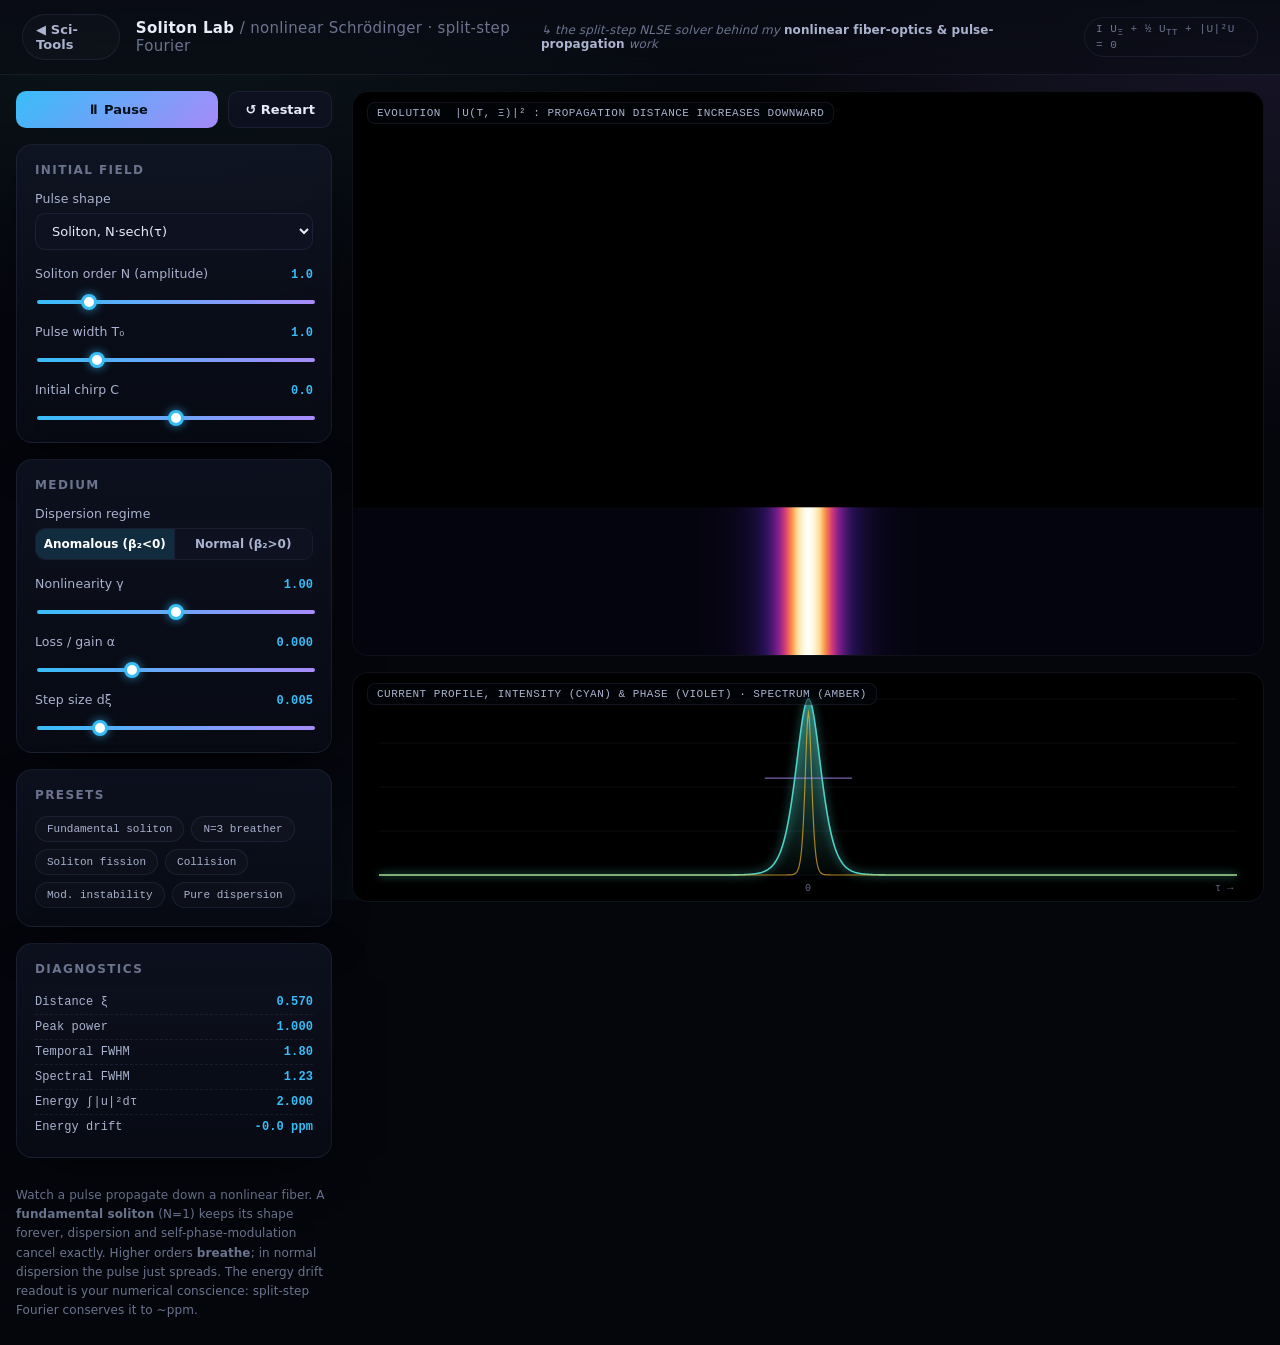
<file: demos/soliton/index.html>
<!DOCTYPE html>
<html lang="en">
<head>
<meta charset="UTF-8">
<meta name="viewport" content="width=device-width, initial-scale=1.0">
<title>Soliton Lab · Sci-Tools</title>
<style data-inlined="lab.css">
/* ============================================================
   THE MIDNIGHT LAB, shared design system
   "Aurora over a midnight sea", dark, luminous, scientific.
   Fully self-contained: system fonts only, no external assets.
   ============================================================ */

:root {
  /* Base surfaces */
  --bg-0: #05060c;     /* deepest background */
  --bg-1: #090b14;     /* panel base */
  --bg-2: #0e1120;     /* raised panel */
  --bg-3: #151a2e;     /* hover / active */
  --line: rgba(150, 170, 230, 0.10);
  --line-strong: rgba(150, 170, 230, 0.22);

  /* Text */
  --ink: #e8ecf8;
  --ink-dim: #aab3cf;
  --ink-faint: #6b748f;

  /* Aurora accents */
  --aurora-teal:  #4fd1c5;
  --aurora-cyan:  #38bdf8;
  --aurora-violet:#a78bfa;
  --aurora-pink:  #f472b6;
  --aurora-amber: #fbbf24;
  --aurora-lime:  #a3e635;

  --accent: var(--aurora-cyan);
  --accent-2: var(--aurora-violet);

  /* Effects */
  --glow: 0 0 24px;
  --radius: 16px;
  --radius-sm: 10px;
  --shadow: 0 18px 50px -18px rgba(0, 0, 0, 0.8);

  --mono: ui-monospace, "Cascadia Code", "JetBrains Mono", "SF Mono", Menlo, Consolas, monospace;
  --sans: -apple-system, BlinkMacSystemFont, "Segoe UI", Roboto, Inter, system-ui, sans-serif;
}

* { box-sizing: border-box; }

html, body {
  margin: 0;
  padding: 0;
  min-height: 100%;
}

body {
  font-family: var(--sans);
  color: var(--ink);
  background:
    radial-gradient(1200px 700px at 12% -10%, rgba(79, 209, 197, 0.10), transparent 60%),
    radial-gradient(1100px 800px at 100% 0%, rgba(167, 139, 250, 0.12), transparent 55%),
    radial-gradient(900px 700px at 50% 120%, rgba(56, 189, 248, 0.08), transparent 60%),
    var(--bg-0);
  background-attachment: fixed;
  -webkit-font-smoothing: antialiased;
  text-rendering: optimizeLegibility;
  letter-spacing: 0.1px;
}

::selection { background: rgba(56, 189, 248, 0.30); color: #fff; }

a { color: var(--accent); text-decoration: none; }
a:hover { color: #fff; }

/* ---- Top bar (shared chrome across experiments) ---- */
.lab-topbar {
  position: sticky;
  top: 0;
  z-index: 50;
  display: flex;
  align-items: center;
  gap: 16px;
  padding: 14px 22px;
  background: linear-gradient(180deg, rgba(9, 11, 20, 0.92), rgba(9, 11, 20, 0.55));
  backdrop-filter: blur(14px);
  -webkit-backdrop-filter: blur(14px);
  border-bottom: 1px solid var(--line);
}
.lab-back {
  display: inline-flex;
  align-items: center;
  gap: 8px;
  font-size: 13px;
  font-weight: 600;
  color: var(--ink-dim);
  padding: 7px 13px;
  border: 1px solid var(--line);
  border-radius: 999px;
  background: rgba(255, 255, 255, 0.02);
  transition: all 0.18s ease;
}
.lab-back:hover {
  color: #fff;
  border-color: var(--line-strong);
  background: rgba(56, 189, 248, 0.10);
  transform: translateX(-2px);
}
.lab-title {
  font-size: 15px;
  font-weight: 700;
  letter-spacing: 0.3px;
}
.lab-title .dim { color: var(--ink-faint); font-weight: 500; }
.lab-note { font-size: 12px; color: var(--ink-faint); font-style: italic; }
.lab-note b { color: var(--ink-dim); font-style: normal; font-weight: 600; }
@media (max-width: 820px) { .lab-note { display: none; } }
.lab-spacer { flex: 1; }
.lab-tag {
  font-family: var(--mono);
  font-size: 11px;
  color: var(--ink-faint);
  padding: 5px 11px;
  border: 1px solid var(--line);
  border-radius: 999px;
  letter-spacing: 0.5px;
  text-transform: uppercase;
}

/* ---- Control panel / glass cards ---- */
.panel {
  background: linear-gradient(180deg, rgba(20, 26, 46, 0.55), rgba(10, 13, 24, 0.65));
  border: 1px solid var(--line);
  border-radius: var(--radius);
  box-shadow: var(--shadow);
  backdrop-filter: blur(12px);
  -webkit-backdrop-filter: blur(12px);
}
.panel-pad { padding: 18px; }

.panel h3, .panel-title {
  margin: 0 0 14px;
  font-size: 12px;
  font-weight: 700;
  letter-spacing: 1.4px;
  text-transform: uppercase;
  color: var(--ink-faint);
}

/* ---- Form controls ---- */
.field { margin-bottom: 16px; }
.field:last-child { margin-bottom: 0; }
.field label {
  display: flex;
  justify-content: space-between;
  align-items: baseline;
  font-size: 12.5px;
  color: var(--ink-dim);
  margin-bottom: 7px;
  font-weight: 500;
}
.field label .val {
  font-family: var(--mono);
  font-size: 12px;
  color: var(--accent);
  font-weight: 600;
}

input[type="range"] {
  -webkit-appearance: none;
  appearance: none;
  width: 100%;
  height: 4px;
  border-radius: 999px;
  background: linear-gradient(90deg, var(--accent), var(--accent-2));
  outline: none;
  cursor: pointer;
}
input[type="range"]::-webkit-slider-thumb {
  -webkit-appearance: none;
  appearance: none;
  width: 16px;
  height: 16px;
  border-radius: 50%;
  background: #fff;
  border: 3px solid var(--accent);
  box-shadow: 0 0 10px rgba(56, 189, 248, 0.7);
  cursor: pointer;
  transition: transform 0.12s ease;
}
input[type="range"]::-webkit-slider-thumb:hover { transform: scale(1.18); }
input[type="range"]::-moz-range-thumb {
  width: 16px; height: 16px; border-radius: 50%;
  background: #fff; border: 3px solid var(--accent);
  box-shadow: 0 0 10px rgba(56, 189, 248, 0.7); cursor: pointer;
}

select, input[type="text"], input[type="number"] {
  width: 100%;
  padding: 9px 12px;
  background: var(--bg-2);
  border: 1px solid var(--line);
  border-radius: var(--radius-sm);
  color: var(--ink);
  font-family: var(--sans);
  font-size: 13px;
  outline: none;
  transition: border-color 0.15s ease;
}
select:focus, input[type="text"]:focus, input[type="number"]:focus {
  border-color: var(--accent);
}

/* ---- Buttons ---- */
.btn {
  display: inline-flex;
  align-items: center;
  justify-content: center;
  gap: 8px;
  padding: 10px 16px;
  font-family: var(--sans);
  font-size: 13px;
  font-weight: 600;
  color: var(--ink);
  background: var(--bg-2);
  border: 1px solid var(--line);
  border-radius: var(--radius-sm);
  cursor: pointer;
  transition: all 0.16s ease;
  user-select: none;
}
.btn:hover { background: var(--bg-3); border-color: var(--line-strong); transform: translateY(-1px); }
.btn:active { transform: translateY(0); }
.btn.primary {
  background: linear-gradient(135deg, var(--accent), var(--accent-2));
  border: none;
  color: #04101c;
  font-weight: 700;
}
.btn.primary:hover { box-shadow: 0 8px 24px -6px rgba(56, 189, 248, 0.55); }
.btn-row { display: flex; gap: 10px; flex-wrap: wrap; }

.chip {
  font-family: var(--mono);
  font-size: 11px;
  padding: 6px 11px;
  border-radius: 999px;
  border: 1px solid var(--line);
  background: rgba(255, 255, 255, 0.02);
  color: var(--ink-dim);
  cursor: pointer;
  transition: all 0.15s ease;
}
.chip:hover { border-color: var(--line-strong); color: #fff; }
.chip.active {
  background: rgba(56, 189, 248, 0.14);
  border-color: var(--accent);
  color: #fff;
}

/* ---- Readout / stats ---- */
.readout {
  font-family: var(--mono);
  font-size: 12px;
  color: var(--ink-dim);
  display: flex;
  justify-content: space-between;
  padding: 5px 0;
  border-bottom: 1px dashed var(--line);
}
.readout:last-child { border-bottom: none; }
.readout b { color: var(--accent); font-weight: 600; }

.hint { font-size: 12px; color: var(--ink-faint); line-height: 1.6; }

/* ---- Canvas frame ---- */
canvas { display: block; }
.stage {
  position: relative;
  border-radius: var(--radius);
  overflow: hidden;
  border: 1px solid var(--line);
  background: #000;
}

/* ---- scrollbars ---- */
::-webkit-scrollbar { width: 10px; height: 10px; }
::-webkit-scrollbar-track { background: transparent; }
::-webkit-scrollbar-thumb { background: rgba(150,170,230,0.16); border-radius: 999px; }
::-webkit-scrollbar-thumb:hover { background: rgba(150,170,230,0.30); }

/* ---- utility ---- */
.kbd {
  font-family: var(--mono);
  font-size: 11px;
  padding: 2px 7px;
  border-radius: 6px;
  border: 1px solid var(--line-strong);
  background: var(--bg-2);
  color: var(--ink-dim);
}
.grow { flex: 1; }
.muted { color: var(--ink-faint); }
</style>
<style>
  html, body { height: auto; min-height: 100%; }
  /* the whole page scrolls when content overflows; columns size independently */
  body { overflow-y: auto; }
  .wrap {
    display: grid;
    grid-template-columns: 320px 1fr;
    gap: 16px;
    min-height: calc(100vh - 57px);
    padding: 16px;
    align-items: start;
  }
  .side { padding-right: 4px; display: flex; flex-direction: column; gap: 16px; }
  .main {
    display: grid;
    grid-template-rows: 1fr 230px;
    gap: 16px;
    min-width: 0;
    height: calc(100vh - 89px);
    min-height: 520px;
  }
  .stage { display: flex; flex-direction: column; min-height: 0; }
  .stage-label {
    position: absolute; top: 10px; left: 14px; z-index: 5;
    font-family: var(--mono); font-size: 11px; letter-spacing: 0.5px;
    color: var(--ink-dim); text-transform: uppercase;
    background: rgba(5,6,12,0.55); padding: 4px 9px; border-radius: 8px;
    border: 1px solid var(--line);
  }
  .stage-axis {
    position: absolute; font-family: var(--mono); font-size: 10px; color: var(--ink-faint);
    pointer-events: none;
  }
  canvas { width: 100%; height: 100%; }
  .preset-grid { display: flex; flex-wrap: wrap; gap: 7px; }
  .seg { display: flex; gap: 0; border: 1px solid var(--line); border-radius: var(--radius-sm); overflow: hidden; }
  .seg button {
    flex: 1; padding: 8px 6px; background: var(--bg-2); border: none; color: var(--ink-dim);
    font-size: 12px; font-weight: 600; cursor: pointer; font-family: var(--sans);
    transition: all 0.15s ease;
  }
  .seg button + button { border-left: 1px solid var(--line); }
  .seg button.active { background: rgba(56,189,248,0.16); color: #fff; }
  .eqn {
    font-family: var(--mono); font-size: 12px; color: var(--ink-dim);
    text-align: center; padding: 10px; line-height: 1.7;
    background: var(--bg-1); border: 1px solid var(--line); border-radius: var(--radius-sm);
  }
  .eqn b { color: var(--aurora-violet); }
  .small-canvas-frame { position: relative; }
</style>
</head>
<body>

<div class="lab-topbar">
  <a class="lab-back" href="../../index.html">◀ Sci-Tools</a>
  <div class="lab-title">Soliton Lab <span class="dim">/ nonlinear Schrödinger · split-step Fourier</span></div>
  <div class="lab-note">↳ the split-step NLSE solver behind my <b>nonlinear fiber-optics &amp; pulse-propagation</b> work</div>
  <div class="lab-spacer"></div>
  <div class="lab-tag">i u<sub>ξ</sub> + ½ u<sub>ττ</sub> + |u|²u = 0</div>
</div>

<div class="wrap">
  <!-- ============ CONTROLS ============ -->
  <div class="side">
    <div class="btn-row">
      <button class="btn primary grow" id="playBtn">⏸ Pause</button>
      <button class="btn" id="restartBtn">↺ Restart</button>
    </div>

    <div class="panel panel-pad">
      <h3>Initial Field</h3>
      <div class="field">
        <label><span>Pulse shape</span></label>
        <select id="shape">
          <option value="sech">Soliton, N·sech(τ)</option>
          <option value="gauss">Gaussian, exp(−τ²/2)</option>
          <option value="collide">Two-soliton collision</option>
          <option value="mi">CW + noise (mod. instability)</option>
          <option value="pair">Soliton + soliton (bound)</option>
        </select>
      </div>
      <div class="field" id="orderField">
        <label><span>Soliton order N (amplitude)</span><span class="val" id="orderVal">1.0</span></label>
        <input type="range" id="order" min="0.4" max="4" step="0.1" value="1">
      </div>
      <div class="field">
        <label><span>Pulse width T₀</span><span class="val" id="widthVal">1.0</span></label>
        <input type="range" id="width" min="0.5" max="3" step="0.1" value="1">
      </div>
      <div class="field">
        <label><span>Initial chirp C</span><span class="val" id="chirpVal">0.0</span></label>
        <input type="range" id="chirp" min="-4" max="4" step="0.2" value="0">
      </div>
    </div>

    <div class="panel panel-pad">
      <h3>Medium</h3>
      <div class="field">
        <label><span>Dispersion regime</span></label>
        <div class="seg" id="dispSeg">
          <button data-s="1" class="active">Anomalous (β₂&lt;0)</button>
          <button data-s="-1">Normal (β₂&gt;0)</button>
        </div>
      </div>
      <div class="field">
        <label><span>Nonlinearity γ</span><span class="val" id="gammaVal">1.00</span></label>
        <input type="range" id="gamma" min="0" max="2" step="0.05" value="1">
      </div>
      <div class="field">
        <label><span>Loss / gain α</span><span class="val" id="lossVal">0.000</span></label>
        <input type="range" id="loss" min="-0.05" max="0.1" step="0.005" value="0">
      </div>
      <div class="field" style="margin-bottom:0">
        <label><span>Step size dξ</span><span class="val" id="dzVal">0.005</span></label>
        <input type="range" id="dz" min="0.001" max="0.02" step="0.001" value="0.005">
      </div>
    </div>

    <div class="panel panel-pad">
      <h3>Presets</h3>
      <div class="preset-grid" id="presets">
        <button class="chip" data-p="fundamental">Fundamental soliton</button>
        <button class="chip" data-p="breather">N=3 breather</button>
        <button class="chip" data-p="fission">Soliton fission</button>
        <button class="chip" data-p="collision">Collision</button>
        <button class="chip" data-p="mi">Mod. instability</button>
        <button class="chip" data-p="dispersion">Pure dispersion</button>
      </div>
    </div>

    <div class="panel panel-pad">
      <h3>Diagnostics</h3>
      <div class="readout"><span>Distance ξ</span><b id="rDist">0.000</b></div>
      <div class="readout"><span>Peak power</span><b id="rPeak">1.000</b></div>
      <div class="readout"><span>Temporal FWHM</span><b id="rFwhm">1.76</b></div>
      <div class="readout"><span>Spectral FWHM</span><b id="rSpec">0.00</b></div>
      <div class="readout"><span>Energy ∫|u|²dτ</span><b id="rEnergy">0.00</b></div>
      <div class="readout"><span>Energy drift</span><b id="rDrift">0.0 ppm</b></div>
    </div>

    <p class="hint">
      Watch a pulse propagate down a nonlinear fiber. A <b>fundamental soliton</b> (N=1) keeps its
      shape forever, dispersion and self-phase-modulation cancel exactly. Higher orders
      <b>breathe</b>; in normal dispersion the pulse just spreads. The energy drift readout is your
      numerical conscience: split-step Fourier conserves it to ~ppm.
    </p>
  </div>

  <!-- ============ DISPLAY ============ -->
  <div class="main">
    <div class="stage" style="position:relative;">
      <div class="stage-label">Evolution &nbsp;|u(τ, ξ)|²&nbsp;: propagation distance increases downward</div>
      <canvas id="waterfall"></canvas>
    </div>
    <div class="stage" style="position:relative;">
      <div class="stage-label">Current profile, intensity (cyan) &amp; phase (violet) · spectrum (amber)</div>
      <canvas id="profile"></canvas>
    </div>
  </div>
</div>

<script>
"use strict";
/* =========================================================================
   Nonlinear Schrödinger equation, dimensionless soliton units:
        i ∂u/∂ξ + (s/2) ∂²u/∂τ² + γ|u|²u + i(α/2)u = 0
   Solved by the symmetric split-step Fourier method:
        linear half-step (in ω)  →  nonlinear full-step (in τ)  →  linear half-step
   ========================================================================= */

// ---------- iterative radix-2 FFT ----------
function fft(re, im, inverse) {
  const n = re.length;
  for (let i = 1, j = 0; i < n; i++) {
    let bit = n >> 1;
    for (; j & bit; bit >>= 1) j ^= bit;
    j ^= bit;
    if (i < j) {
      const tr = re[i]; re[i] = re[j]; re[j] = tr;
      const ti = im[i]; im[i] = im[j]; im[j] = ti;
    }
  }
  for (let len = 2; len <= n; len <<= 1) {
    const ang = (inverse ? 2 : -2) * Math.PI / len;
    const wr = Math.cos(ang), wi = Math.sin(ang);
    const half = len >> 1;
    for (let i = 0; i < n; i += len) {
      let cwr = 1, cwi = 0;
      for (let k = 0; k < half; k++) {
        const a = i + k, b = a + half;
        const tr = re[b] * cwr - im[b] * cwi;
        const ti = re[b] * cwi + im[b] * cwr;
        re[b] = re[a] - tr; im[b] = im[a] - ti;
        re[a] += tr;        im[a] += ti;
        const ncwr = cwr * wr - cwi * wi;
        cwi = cwr * wi + cwi * wr; cwr = ncwr;
      }
    }
  }
  if (inverse) { for (let i = 0; i < n; i++) { re[i] /= n; im[i] /= n; } }
}

// ---------- grid ----------
const N = 1024;
const Twin = 51.2;                 // total τ window
const dT = Twin / N;               // sample spacing
const tau = new Float64Array(N);
const omega = new Float64Array(N); // angular frequency for each FFT bin
for (let i = 0; i < N; i++) {
  tau[i] = -Twin / 2 + i * dT;
  const m = (i < N / 2) ? i : i - N;
  omega[i] = 2 * Math.PI * m / Twin;
}

// field buffers
let ur = new Float64Array(N), ui = new Float64Array(N);
// precomputed half-step dispersion phase
let dispC = new Float64Array(N), dispS = new Float64Array(N);

// parameters (live)
const P = { shape: 'sech', N: 1, T0: 1, chirp: 0, s: 1, gamma: 1, loss: 0, dz: 0.005 };
let xi = 0, E0 = 1, running = true;

function buildDispersion() {
  // linear half-step multiplier exp(-i (s/2) ω² (dz/2))
  for (let i = 0; i < N; i++) {
    const ph = -0.5 * P.s * omega[i] * omega[i] * (P.dz / 2);
    dispC[i] = Math.cos(ph);
    dispS[i] = Math.sin(ph);
  }
}

function sech(x) { return 1 / Math.cosh(x); }

function initField() {
  xi = 0;
  const A = P.N, T0 = P.T0, C = P.chirp;
  for (let i = 0; i < N; i++) {
    const t = tau[i];
    let re = 0, im = 0, amp = 0;
    switch (P.shape) {
      case 'sech':  amp = A * sech(t / T0); break;
      case 'gauss': amp = A * Math.exp(-0.5 * (t / T0) * (t / T0)); break;
      case 'collide': {
        // two solitons launched toward each other with opposite frequency shift
        const sep = 8, kk = 1.6;
        const a1 = sech((t + sep) / T0), a2 = sech((t - sep) / T0);
        re = a1 * Math.cos(kk * t) + a2 * Math.cos(-kk * t);
        im = a1 * Math.sin(kk * t) + a2 * Math.sin(-kk * t);
        ur[i] = re; ui[i] = im; continue;
      }
      case 'pair': {
        const sep = 3.5;
        amp = sech((t + sep) / T0) + sech((t - sep) / T0);
        break;
      }
      case 'mi': {
        // continuous wave + weak broadband noise
        const cw = 1.0;
        const noise = 0.02 * (Math.random() - 0.5);
        re = cw + noise; im = 0.02 * (Math.random() - 0.5);
        ur[i] = re; ui[i] = im; continue;
      }
    }
    // apply linear chirp exp(-i C t²/2)
    const phase = -0.5 * C * t * t;
    ur[i] = amp * Math.cos(phase);
    ui[i] = amp * Math.sin(phase);
  }
  E0 = energy();
}

function energy() {
  let e = 0;
  for (let i = 0; i < N; i++) e += ur[i] * ur[i] + ui[i] * ui[i];
  return e * dT;
}

// one symmetric split-step over dz
function step() {
  const dz = P.dz, g = P.gamma, al = P.loss;
  // --- linear half step (frequency domain) ---
  fft(ur, ui, false);
  for (let i = 0; i < N; i++) {
    const r = ur[i], im = ui[i];
    ur[i] = r * dispC[i] - im * dispS[i];
    ui[i] = r * dispS[i] + im * dispC[i];
  }
  fft(ur, ui, true);
  // --- nonlinear full step (time domain): exp(i γ|u|² dz) and loss exp(-α dz/2) ---
  const lossFac = Math.exp(-0.5 * al * dz);
  for (let i = 0; i < N; i++) {
    const I = ur[i] * ur[i] + ui[i] * ui[i];
    const ph = g * I * dz;
    const c = Math.cos(ph), sn = Math.sin(ph);
    const r = ur[i], im = ui[i];
    ur[i] = (r * c - im * sn) * lossFac;
    ui[i] = (r * sn + im * c) * lossFac;
  }
  // --- linear half step ---
  fft(ur, ui, false);
  for (let i = 0; i < N; i++) {
    const r = ur[i], im = ui[i];
    ur[i] = r * dispC[i] - im * dispS[i];
    ui[i] = r * dispS[i] + im * dispC[i];
  }
  fft(ur, ui, true);
  xi += dz;
}

// ---------- colormap (inferno-ish aurora) ----------
function colormap(t) {
  t = Math.max(0, Math.min(1, t));
  // smooth multi-stop gradient: black -> indigo -> magenta -> amber -> white
  const stops = [
    [4, 4, 14], [38, 18, 84], [120, 30, 140], [214, 60, 120],
    [250, 140, 70], [255, 222, 150], [255, 255, 245]
  ];
  const x = t * (stops.length - 1);
  const i = Math.min(stops.length - 2, Math.floor(x));
  const f = x - i;
  const a = stops[i], b = stops[i + 1];
  return [
    (a[0] + (b[0] - a[0]) * f) | 0,
    (a[1] + (b[1] - a[1]) * f) | 0,
    (a[2] + (b[2] - a[2]) * f) | 0
  ];
}

// ---------- waterfall ----------
const ROWS = 480;
const wf = document.getElementById('waterfall');
const wfx = wf.getContext('2d');
const wfImg = new ImageData(N, ROWS);
let wfRow = 0, wfFilled = 0;
let peakScale = 1;

function pushRow() {
  // intensity
  let pk = 0;
  const inten = new Float64Array(N);
  for (let i = 0; i < N; i++) { const I = ur[i] * ur[i] + ui[i] * ui[i]; inten[i] = I; if (I > pk) pk = I; }
  // adaptive but smoothed peak scale
  peakScale = peakScale * 0.95 + Math.max(pk, 0.05) * 0.05;
  const sc = 1 / Math.max(peakScale, pk * 0.6, 0.05);
  const off = wfRow * N * 4;
  const d = wfImg.data;
  for (let i = 0; i < N; i++) {
    const c = colormap(Math.sqrt(inten[i] * sc)); // sqrt for visual gamma
    const p = off + i * 4;
    d[p] = c[0]; d[p + 1] = c[1]; d[p + 2] = c[2]; d[p + 3] = 255;
  }
  wfRow = (wfRow + 1) % ROWS;
  if (wfFilled < ROWS) wfFilled++;
}

function drawWaterfall() {
  // unroll circular buffer so newest row is at bottom
  const tmp = new ImageData(N, ROWS);
  const src = wfImg.data, dst = tmp.data;
  for (let r = 0; r < ROWS; r++) {
    const srcRow = (wfRow + r) % ROWS;        // oldest first
    const so = srcRow * N * 4, doff = r * N * 4;
    dst.set(src.subarray(so, so + N * 4), doff);
  }
  // blit scaled to canvas
  const w = wf.width, h = wf.height;
  // use an offscreen to scale
  off1.width = N; off1.height = ROWS;
  off1ctx.putImageData(tmp, 0, 0);
  wfx.imageSmoothingEnabled = true;
  wfx.clearRect(0, 0, w, h);
  wfx.drawImage(off1, 0, 0, N, ROWS, 0, 0, w, h);
}

const off1 = document.createElement('canvas');
const off1ctx = off1.getContext('2d');

// ---------- profile plot ----------
const pf = document.getElementById('profile');
const pfx = pf.getContext('2d');

function drawProfile() {
  const w = pf.width, h = pf.height, pad = 26;
  pfx.clearRect(0, 0, w, h);
  // intensity & phase
  let pk = 0;
  for (let i = 0; i < N; i++) { const I = ur[i] * ur[i] + ui[i] * ui[i]; if (I > pk) pk = I; }
  pk = Math.max(pk, 1e-3);
  const x0 = pad, x1 = w - pad, y0 = h - pad, y1 = pad;
  const X = i => x0 + (i / (N - 1)) * (x1 - x0);
  // grid
  pfx.strokeStyle = 'rgba(150,170,230,0.08)'; pfx.lineWidth = 1;
  for (let g = 0; g <= 4; g++) {
    const yy = y1 + (y0 - y1) * g / 4;
    pfx.beginPath(); pfx.moveTo(x0, yy); pfx.lineTo(x1, yy); pfx.stroke();
  }
  // intensity fill
  pfx.beginPath();
  pfx.moveTo(x0, y0);
  for (let i = 0; i < N; i++) {
    const I = (ur[i] * ur[i] + ui[i] * ui[i]) / pk;
    pfx.lineTo(X(i), y0 - I * (y0 - y1));
  }
  pfx.lineTo(x1, y0); pfx.closePath();
  const grad = pfx.createLinearGradient(0, y1, 0, y0);
  grad.addColorStop(0, 'rgba(79,209,197,0.55)');
  grad.addColorStop(1, 'rgba(79,209,197,0.02)');
  pfx.fillStyle = grad; pfx.fill();
  pfx.strokeStyle = '#4fd1c5'; pfx.lineWidth = 1.6; pfx.shadowColor = '#4fd1c5'; pfx.shadowBlur = 8;
  pfx.beginPath();
  for (let i = 0; i < N; i++) {
    const I = (ur[i] * ur[i] + ui[i] * ui[i]) / pk;
    if (i === 0) pfx.moveTo(X(i), y0 - I * (y0 - y1)); else pfx.lineTo(X(i), y0 - I * (y0 - y1));
  }
  pfx.stroke(); pfx.shadowBlur = 0;
  // phase (only where intensity is non-negligible)
  pfx.strokeStyle = 'rgba(167,139,250,0.7)'; pfx.lineWidth = 1.2;
  pfx.beginPath(); let started = false;
  for (let i = 0; i < N; i++) {
    const I = ur[i] * ur[i] + ui[i] * ui[i];
    if (I < pk * 0.02) { started = false; continue; }
    const phi = Math.atan2(ui[i], ur[i]); // -π..π
    const yy = y0 - ((phi + Math.PI) / (2 * Math.PI)) * (y0 - y1);
    if (!started) { pfx.moveTo(X(i), yy); started = true; } else pfx.lineTo(X(i), yy);
  }
  pfx.stroke();
  // spectrum (amber), overlaid on right-reading axis, computed via FFT of a copy
  const sr = Float64Array.from(ur), si = Float64Array.from(ui);
  fft(sr, si, false);
  // arrange spectrum centered (fftshift)
  let spk = 0; const spec = new Float64Array(N);
  for (let i = 0; i < N; i++) { const S = sr[i] * sr[i] + si[i] * si[i]; spec[i] = S; if (S > spk) spk = S; }
  spk = Math.max(spk, 1e-6);
  pfx.strokeStyle = 'rgba(251,191,36,0.65)'; pfx.lineWidth = 1.2;
  pfx.beginPath();
  let first = true;
  for (let k = 0; k < N; k++) {
    const idx = (k + N / 2) % N;             // fftshift index
    const S = spec[idx] / spk;
    const xx = x0 + (k / (N - 1)) * (x1 - x0);
    const yy = y0 - S * (y0 - y1) * 0.92;
    if (first) { pfx.moveTo(xx, yy); first = false; } else pfx.lineTo(xx, yy);
  }
  pfx.stroke();
  // axis hint
  pfx.fillStyle = 'rgba(107,116,143,0.9)'; pfx.font = '10px ui-monospace, monospace';
  pfx.fillText('τ →', x1 - 22, y0 + 16);
  pfx.fillText('0', (x0 + x1) / 2 - 3, y0 + 16);
}

// ---------- diagnostics ----------
function fwhm(arr) {
  let pk = 0, pki = 0;
  for (let i = 0; i < N; i++) if (arr[i] > pk) { pk = arr[i]; pki = i; }
  const half = pk / 2;
  let l = pki, r = pki;
  while (l > 0 && arr[l] > half) l--;
  while (r < N - 1 && arr[r] > half) r++;
  return (r - l);
}

function updateDiagnostics() {
  const inten = new Float64Array(N);
  let pk = 0;
  for (let i = 0; i < N; i++) { inten[i] = ur[i] * ur[i] + ui[i] * ui[i]; if (inten[i] > pk) pk = inten[i]; }
  const fw = fwhm(inten) * dT;
  // spectral
  const sr = Float64Array.from(ur), si = Float64Array.from(ui);
  fft(sr, si, false);
  const spec = new Float64Array(N);
  for (let i = 0; i < N; i++) spec[i] = sr[i] * sr[i] + si[i] * si[i];
  // spectral fwhm in ω (bins are spaced 2π/Twin)
  const specShift = new Float64Array(N);
  for (let k = 0; k < N; k++) specShift[k] = spec[(k + N / 2) % N];
  const sfw = fwhm(specShift) * (2 * Math.PI / Twin);
  const E = energy();
  document.getElementById('rDist').textContent = xi.toFixed(3);
  document.getElementById('rPeak').textContent = pk.toFixed(3);
  document.getElementById('rFwhm').textContent = fw.toFixed(2);
  document.getElementById('rSpec').textContent = sfw.toFixed(2);
  document.getElementById('rEnergy').textContent = E.toFixed(3);
  const drift = E0 > 0 ? ((E - E0) / E0) * 1e6 : 0;
  document.getElementById('rDrift').textContent = (drift >= 0 ? '+' : '') + drift.toFixed(1) + ' ppm';
}

// ---------- main loop ----------
let diagCounter = 0;
function frame() {
  if (running) {
    const stepsPerFrame = 6;
    for (let k = 0; k < stepsPerFrame; k++) { step(); pushRow(); }
    drawWaterfall();
    drawProfile();
    if ((diagCounter++ % 3) === 0) updateDiagnostics();
  }
  requestAnimationFrame(frame);
}

// ---------- sizing ----------
function resize() {
  const dpr = Math.min(window.devicePixelRatio || 1, 2);
  for (const c of [wf, pf]) {
    const r = c.getBoundingClientRect();
    c.width = Math.max(2, r.width * dpr | 0);
    c.height = Math.max(2, r.height * dpr | 0);
  }
}
window.addEventListener('resize', resize);

// ---------- UI wiring ----------
function bindSlider(id, valId, fmt, key, after) {
  const el = document.getElementById(id), v = document.getElementById(valId);
  const upd = () => {
    P[key] = parseFloat(el.value);
    v.textContent = fmt(P[key]);
    if (after) after();
  };
  el.addEventListener('input', upd); upd();
}
bindSlider('order', 'orderVal', x => x.toFixed(1), 'N');
bindSlider('width', 'widthVal', x => x.toFixed(1), 'T0');
bindSlider('chirp', 'chirpVal', x => x.toFixed(1), 'chirp');
bindSlider('gamma', 'gammaVal', x => x.toFixed(2), 'gamma');
bindSlider('loss', 'lossVal', x => x.toFixed(3), 'loss');
bindSlider('dz', 'dzVal', x => x.toFixed(3), 'dz', buildDispersion);

document.getElementById('shape').addEventListener('change', e => {
  P.shape = e.target.value;
  document.getElementById('orderField').style.display =
    (P.shape === 'mi' || P.shape === 'collide') ? 'none' : '';
  restart();
});

document.querySelectorAll('#dispSeg button').forEach(b => {
  b.addEventListener('click', () => {
    document.querySelectorAll('#dispSeg button').forEach(x => x.classList.remove('active'));
    b.classList.add('active');
    P.s = parseFloat(b.dataset.s);
    buildDispersion();
  });
});

function clearWaterfall() { wfRow = 0; wfFilled = 0; peakScale = 1; wfImg.data.fill(0); }
function restart() { buildDispersion(); initField(); clearWaterfall(); }

document.getElementById('restartBtn').addEventListener('click', restart);
const playBtn = document.getElementById('playBtn');
playBtn.addEventListener('click', () => {
  running = !running;
  playBtn.textContent = running ? '⏸ Pause' : '▶ Play';
});

// presets
const PRESETS = {
  fundamental: { shape: 'sech', N: 1, T0: 1, chirp: 0, s: 1, gamma: 1, loss: 0 },
  breather:    { shape: 'sech', N: 3, T0: 1, chirp: 0, s: 1, gamma: 1, loss: 0 },
  fission:     { shape: 'sech', N: 3.5, T0: 1, chirp: 0, s: 1, gamma: 1, loss: 0.02 },
  collision:   { shape: 'collide', T0: 1, chirp: 0, s: 1, gamma: 1, loss: 0 },
  mi:          { shape: 'mi', s: 1, gamma: 1, loss: 0 },
  dispersion:  { shape: 'gauss', N: 1, T0: 1, chirp: 0, s: -1, gamma: 0, loss: 0 }
};
document.querySelectorAll('#presets .chip').forEach(c => {
  c.addEventListener('click', () => {
    const pr = PRESETS[c.dataset.p];
    Object.assign(P, pr);
    // reflect into UI
    document.getElementById('shape').value = P.shape;
    document.getElementById('orderField').style.display =
      (P.shape === 'mi' || P.shape === 'collide') ? 'none' : '';
    const set = (id, val, fmt, vid) => { const e = document.getElementById(id); if (val !== undefined) { e.value = val; document.getElementById(vid).textContent = fmt(val); } };
    set('order', P.N, x => (+x).toFixed(1), 'orderVal');
    set('width', P.T0, x => (+x).toFixed(1), 'widthVal');
    set('chirp', P.chirp, x => (+x).toFixed(1), 'chirpVal');
    set('gamma', P.gamma, x => (+x).toFixed(2), 'gammaVal');
    set('loss', P.loss, x => (+x).toFixed(3), 'lossVal');
    document.querySelectorAll('#dispSeg button').forEach(x =>
      x.classList.toggle('active', parseFloat(x.dataset.s) === P.s));
    restart();
    document.querySelectorAll('#presets .chip').forEach(x => x.classList.remove('active'));
    c.classList.add('active');
  });
});

// boot
resize();
restart();
requestAnimationFrame(frame);
</script>
</body>
</html>
</file>
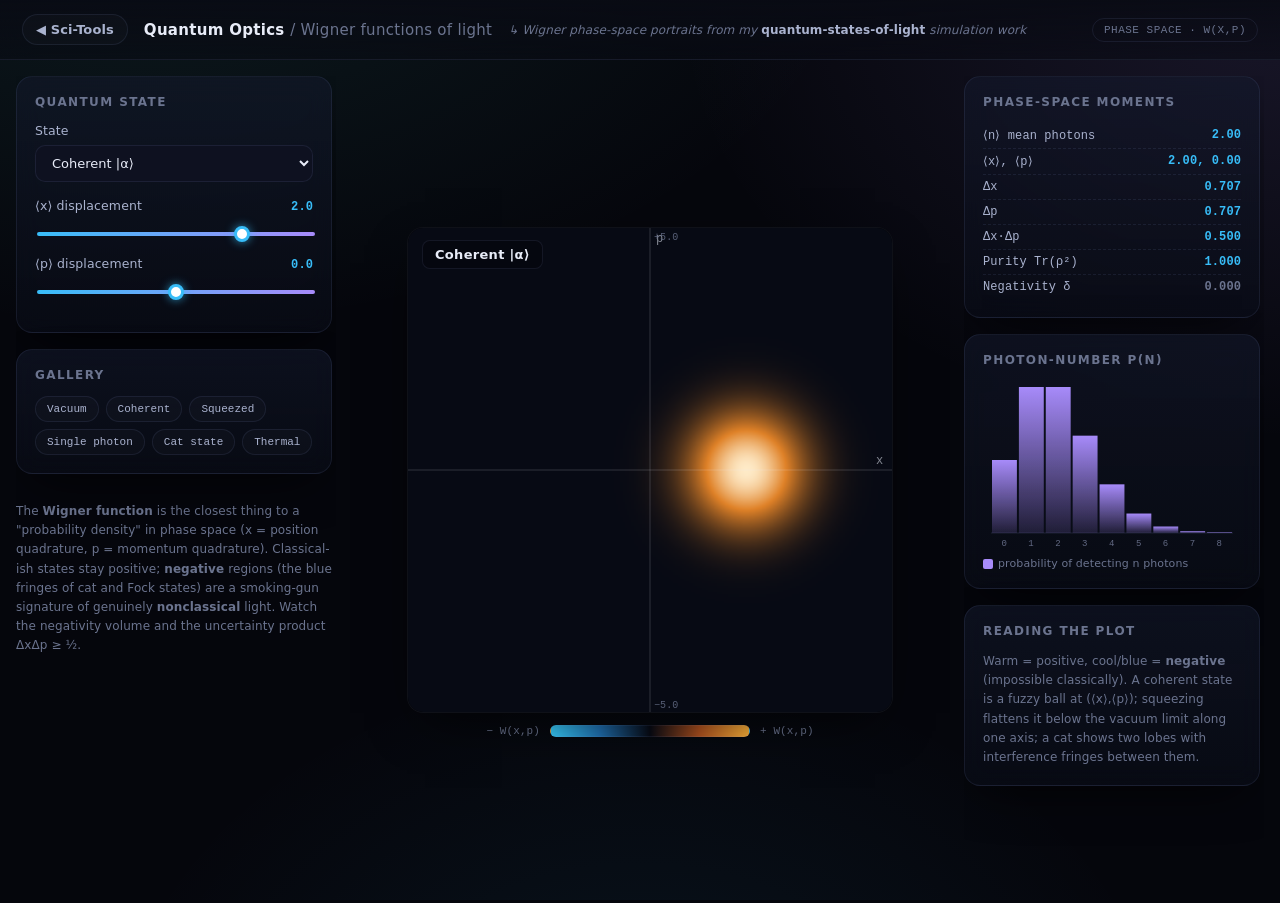
<file: demos/wigner/index.html>
<!DOCTYPE html>
<html lang="en">
<head>
<meta charset="UTF-8">
<meta name="viewport" content="width=device-width, initial-scale=1.0">
<title>Quantum Optics · Sci-Tools</title>
<style data-inlined="lab.css">
/* ============================================================
   THE MIDNIGHT LAB, shared design system
   "Aurora over a midnight sea", dark, luminous, scientific.
   Fully self-contained: system fonts only, no external assets.
   ============================================================ */

:root {
  /* Base surfaces */
  --bg-0: #05060c;     /* deepest background */
  --bg-1: #090b14;     /* panel base */
  --bg-2: #0e1120;     /* raised panel */
  --bg-3: #151a2e;     /* hover / active */
  --line: rgba(150, 170, 230, 0.10);
  --line-strong: rgba(150, 170, 230, 0.22);

  /* Text */
  --ink: #e8ecf8;
  --ink-dim: #aab3cf;
  --ink-faint: #6b748f;

  /* Aurora accents */
  --aurora-teal:  #4fd1c5;
  --aurora-cyan:  #38bdf8;
  --aurora-violet:#a78bfa;
  --aurora-pink:  #f472b6;
  --aurora-amber: #fbbf24;
  --aurora-lime:  #a3e635;

  --accent: var(--aurora-cyan);
  --accent-2: var(--aurora-violet);

  /* Effects */
  --glow: 0 0 24px;
  --radius: 16px;
  --radius-sm: 10px;
  --shadow: 0 18px 50px -18px rgba(0, 0, 0, 0.8);

  --mono: ui-monospace, "Cascadia Code", "JetBrains Mono", "SF Mono", Menlo, Consolas, monospace;
  --sans: -apple-system, BlinkMacSystemFont, "Segoe UI", Roboto, Inter, system-ui, sans-serif;
}

* { box-sizing: border-box; }

html, body {
  margin: 0;
  padding: 0;
  min-height: 100%;
}

body {
  font-family: var(--sans);
  color: var(--ink);
  background:
    radial-gradient(1200px 700px at 12% -10%, rgba(79, 209, 197, 0.10), transparent 60%),
    radial-gradient(1100px 800px at 100% 0%, rgba(167, 139, 250, 0.12), transparent 55%),
    radial-gradient(900px 700px at 50% 120%, rgba(56, 189, 248, 0.08), transparent 60%),
    var(--bg-0);
  background-attachment: fixed;
  -webkit-font-smoothing: antialiased;
  text-rendering: optimizeLegibility;
  letter-spacing: 0.1px;
}

::selection { background: rgba(56, 189, 248, 0.30); color: #fff; }

a { color: var(--accent); text-decoration: none; }
a:hover { color: #fff; }

/* ---- Top bar (shared chrome across experiments) ---- */
.lab-topbar {
  position: sticky;
  top: 0;
  z-index: 50;
  display: flex;
  align-items: center;
  gap: 16px;
  padding: 14px 22px;
  background: linear-gradient(180deg, rgba(9, 11, 20, 0.92), rgba(9, 11, 20, 0.55));
  backdrop-filter: blur(14px);
  -webkit-backdrop-filter: blur(14px);
  border-bottom: 1px solid var(--line);
}
.lab-back {
  display: inline-flex;
  align-items: center;
  gap: 8px;
  font-size: 13px;
  font-weight: 600;
  color: var(--ink-dim);
  padding: 7px 13px;
  border: 1px solid var(--line);
  border-radius: 999px;
  background: rgba(255, 255, 255, 0.02);
  transition: all 0.18s ease;
}
.lab-back:hover {
  color: #fff;
  border-color: var(--line-strong);
  background: rgba(56, 189, 248, 0.10);
  transform: translateX(-2px);
}
.lab-title {
  font-size: 15px;
  font-weight: 700;
  letter-spacing: 0.3px;
}
.lab-title .dim { color: var(--ink-faint); font-weight: 500; }
.lab-note { font-size: 12px; color: var(--ink-faint); font-style: italic; }
.lab-note b { color: var(--ink-dim); font-style: normal; font-weight: 600; }
@media (max-width: 820px) { .lab-note { display: none; } }
.lab-spacer { flex: 1; }
.lab-tag {
  font-family: var(--mono);
  font-size: 11px;
  color: var(--ink-faint);
  padding: 5px 11px;
  border: 1px solid var(--line);
  border-radius: 999px;
  letter-spacing: 0.5px;
  text-transform: uppercase;
}

/* ---- Control panel / glass cards ---- */
.panel {
  background: linear-gradient(180deg, rgba(20, 26, 46, 0.55), rgba(10, 13, 24, 0.65));
  border: 1px solid var(--line);
  border-radius: var(--radius);
  box-shadow: var(--shadow);
  backdrop-filter: blur(12px);
  -webkit-backdrop-filter: blur(12px);
}
.panel-pad { padding: 18px; }

.panel h3, .panel-title {
  margin: 0 0 14px;
  font-size: 12px;
  font-weight: 700;
  letter-spacing: 1.4px;
  text-transform: uppercase;
  color: var(--ink-faint);
}

/* ---- Form controls ---- */
.field { margin-bottom: 16px; }
.field:last-child { margin-bottom: 0; }
.field label {
  display: flex;
  justify-content: space-between;
  align-items: baseline;
  font-size: 12.5px;
  color: var(--ink-dim);
  margin-bottom: 7px;
  font-weight: 500;
}
.field label .val {
  font-family: var(--mono);
  font-size: 12px;
  color: var(--accent);
  font-weight: 600;
}

input[type="range"] {
  -webkit-appearance: none;
  appearance: none;
  width: 100%;
  height: 4px;
  border-radius: 999px;
  background: linear-gradient(90deg, var(--accent), var(--accent-2));
  outline: none;
  cursor: pointer;
}
input[type="range"]::-webkit-slider-thumb {
  -webkit-appearance: none;
  appearance: none;
  width: 16px;
  height: 16px;
  border-radius: 50%;
  background: #fff;
  border: 3px solid var(--accent);
  box-shadow: 0 0 10px rgba(56, 189, 248, 0.7);
  cursor: pointer;
  transition: transform 0.12s ease;
}
input[type="range"]::-webkit-slider-thumb:hover { transform: scale(1.18); }
input[type="range"]::-moz-range-thumb {
  width: 16px; height: 16px; border-radius: 50%;
  background: #fff; border: 3px solid var(--accent);
  box-shadow: 0 0 10px rgba(56, 189, 248, 0.7); cursor: pointer;
}

select, input[type="text"], input[type="number"] {
  width: 100%;
  padding: 9px 12px;
  background: var(--bg-2);
  border: 1px solid var(--line);
  border-radius: var(--radius-sm);
  color: var(--ink);
  font-family: var(--sans);
  font-size: 13px;
  outline: none;
  transition: border-color 0.15s ease;
}
select:focus, input[type="text"]:focus, input[type="number"]:focus {
  border-color: var(--accent);
}

/* ---- Buttons ---- */
.btn {
  display: inline-flex;
  align-items: center;
  justify-content: center;
  gap: 8px;
  padding: 10px 16px;
  font-family: var(--sans);
  font-size: 13px;
  font-weight: 600;
  color: var(--ink);
  background: var(--bg-2);
  border: 1px solid var(--line);
  border-radius: var(--radius-sm);
  cursor: pointer;
  transition: all 0.16s ease;
  user-select: none;
}
.btn:hover { background: var(--bg-3); border-color: var(--line-strong); transform: translateY(-1px); }
.btn:active { transform: translateY(0); }
.btn.primary {
  background: linear-gradient(135deg, var(--accent), var(--accent-2));
  border: none;
  color: #04101c;
  font-weight: 700;
}
.btn.primary:hover { box-shadow: 0 8px 24px -6px rgba(56, 189, 248, 0.55); }
.btn-row { display: flex; gap: 10px; flex-wrap: wrap; }

.chip {
  font-family: var(--mono);
  font-size: 11px;
  padding: 6px 11px;
  border-radius: 999px;
  border: 1px solid var(--line);
  background: rgba(255, 255, 255, 0.02);
  color: var(--ink-dim);
  cursor: pointer;
  transition: all 0.15s ease;
}
.chip:hover { border-color: var(--line-strong); color: #fff; }
.chip.active {
  background: rgba(56, 189, 248, 0.14);
  border-color: var(--accent);
  color: #fff;
}

/* ---- Readout / stats ---- */
.readout {
  font-family: var(--mono);
  font-size: 12px;
  color: var(--ink-dim);
  display: flex;
  justify-content: space-between;
  padding: 5px 0;
  border-bottom: 1px dashed var(--line);
}
.readout:last-child { border-bottom: none; }
.readout b { color: var(--accent); font-weight: 600; }

.hint { font-size: 12px; color: var(--ink-faint); line-height: 1.6; }

/* ---- Canvas frame ---- */
canvas { display: block; }
.stage {
  position: relative;
  border-radius: var(--radius);
  overflow: hidden;
  border: 1px solid var(--line);
  background: #000;
}

/* ---- scrollbars ---- */
::-webkit-scrollbar { width: 10px; height: 10px; }
::-webkit-scrollbar-track { background: transparent; }
::-webkit-scrollbar-thumb { background: rgba(150,170,230,0.16); border-radius: 999px; }
::-webkit-scrollbar-thumb:hover { background: rgba(150,170,230,0.30); }

/* ---- utility ---- */
.kbd {
  font-family: var(--mono);
  font-size: 11px;
  padding: 2px 7px;
  border-radius: 6px;
  border: 1px solid var(--line-strong);
  background: var(--bg-2);
  color: var(--ink-dim);
}
.grow { flex: 1; }
.muted { color: var(--ink-faint); }
</style>
<style>
  html, body { height: 100%; overflow: hidden; }
  .wrap {
    display: grid;
    grid-template-columns: 320px 1fr 300px;
    gap: 16px;
    height: calc(100vh - 57px);
    padding: 16px;
  }
  .col { display: flex; flex-direction: column; gap: 16px; overflow-y: auto; padding-right: 4px; }
  .center {
    display: flex; flex-direction: column; align-items: center; justify-content: center;
    min-width: 0; min-height: 0; position: relative;
  }
  .heatwrap {
    position: relative; aspect-ratio: 1/1; max-height: 100%; max-width: 100%;
    border-radius: var(--radius); overflow: hidden; border: 1px solid var(--line);
    background: #000;
    box-shadow: var(--shadow);
  }
  #wig { display: block; width: 100%; height: 100%; }
  .axis-label {
    position: absolute; font-family: var(--mono); font-size: 11px; color: var(--ink-faint);
    pointer-events: none;
  }
  .state-name {
    position: absolute; top: 12px; left: 14px;
    font-size: 13px; font-weight: 700; color: var(--ink);
    background: rgba(5,6,12,0.6); padding: 6px 12px; border-radius: 8px;
    border: 1px solid var(--line); letter-spacing: 0.3px;
  }
  .colorbar { display: flex; align-items: center; gap: 10px; margin-top: 12px; font-family: var(--mono); font-size: 11px; color: var(--ink-faint); }
  .cb-grad { width: 200px; height: 12px; border-radius: 6px; border: 1px solid var(--line);
    background: linear-gradient(90deg,#39d0ff,#1f6fb0,#070a14,#b0521f,#ffb43a); }
  .field.hidden { display: none; }
  .seg { display: flex; border: 1px solid var(--line); border-radius: var(--radius-sm); overflow: hidden; }
  .seg button { flex: 1; padding: 8px; background: var(--bg-2); border: none; color: var(--ink-dim);
    font-size: 12px; font-weight: 600; cursor: pointer; font-family: var(--sans); transition: all .15s; }
  .seg button + button { border-left: 1px solid var(--line); }
  .seg button.active { background: rgba(167,139,250,0.18); color: #fff; }
  #photon { width: 100%; height: 170px; display: block; }
  .legend { display: flex; gap: 14px; font-size: 11px; color: var(--ink-faint); margin-top: 6px; }
  .legend i { display: inline-block; width: 10px; height: 10px; border-radius: 2px; margin-right: 5px; vertical-align: middle; }

  /* stacked, scrollable layout for tablets & phones */
  @media (max-width: 860px) {
    html, body { height: auto; overflow: visible; }
    .wrap {
      grid-template-columns: 1fr;
      height: auto;
      min-height: 0;
      padding: 14px;
    }
    .col { overflow: visible; padding-right: 0; }
    .center { order: -1; }                 /* heatmap first, controls below */
    .heatwrap { width: min(92vw, 460px); height: auto; margin: 0 auto; }
  }
</style>
</head>
<body>

<div class="lab-topbar">
  <a class="lab-back" href="../../index.html">◀ Sci-Tools</a>
  <div class="lab-title">Quantum Optics <span class="dim">/ Wigner functions of light</span></div>
  <div class="lab-note">↳ Wigner phase-space portraits from my <b>quantum-states-of-light</b> simulation work</div>
  <div class="lab-spacer"></div>
  <div class="lab-tag">phase space · W(x,p)</div>
</div>

<div class="wrap">
  <!-- ============ CONTROLS ============ -->
  <div class="col">
    <div class="panel panel-pad">
      <h3>Quantum State</h3>
      <div class="field">
        <label><span>State</span></label>
        <select id="state">
          <option value="coherent">Coherent |α⟩</option>
          <option value="squeezed">Squeezed vacuum</option>
          <option value="thermal">Thermal</option>
          <option value="fock">Fock / number |n⟩</option>
          <option value="cat">Schrödinger cat</option>
        </select>
      </div>

      <div class="field" data-for="coherent">
        <label><span>⟨x⟩ displacement</span><span class="val" id="x0Val">2.0</span></label>
        <input type="range" id="x0" min="-4" max="4" step="0.1" value="2">
      </div>
      <div class="field" data-for="coherent">
        <label><span>⟨p⟩ displacement</span><span class="val" id="p0Val">0.0</span></label>
        <input type="range" id="p0" min="-4" max="4" step="0.1" value="0">
      </div>

      <div class="field" data-for="squeezed">
        <label><span>Squeeze r</span><span class="val" id="rVal">1.0</span></label>
        <input type="range" id="r" min="0" max="2" step="0.05" value="1">
      </div>
      <div class="field" data-for="squeezed">
        <label><span>Squeeze angle φ</span><span class="val" id="phiVal">0°</span></label>
        <input type="range" id="phi" min="0" max="180" step="5" value="0">
      </div>

      <div class="field" data-for="thermal">
        <label><span>Mean photons n̄</span><span class="val" id="nbarVal">1.5</span></label>
        <input type="range" id="nbar" min="0" max="6" step="0.1" value="1.5">
      </div>

      <div class="field" data-for="fock">
        <label><span>Photon number n</span><span class="val" id="fockVal">3</span></label>
        <input type="range" id="fock" min="0" max="12" step="1" value="3">
      </div>

      <div class="field" data-for="cat">
        <label><span>Coherent amplitude |α|</span><span class="val" id="catAVal">2.5</span></label>
        <input type="range" id="catA" min="0.5" max="3.5" step="0.1" value="2.5">
      </div>
      <div class="field" data-for="cat" style="margin-bottom:0">
        <label><span>Parity</span></label>
        <div class="seg" id="parity">
          <button data-v="1" class="active">Even (+)</button>
          <button data-v="-1">Odd (−)</button>
        </div>
      </div>
    </div>

    <div class="panel panel-pad">
      <h3>Gallery</h3>
      <div class="preset-grid" style="display:flex;flex-wrap:wrap;gap:7px;">
        <button class="chip" data-g="vacuum">Vacuum</button>
        <button class="chip" data-g="coh">Coherent</button>
        <button class="chip" data-g="sqz">Squeezed</button>
        <button class="chip" data-g="single">Single photon</button>
        <button class="chip" data-g="cat">Cat state</button>
        <button class="chip" data-g="thermal">Thermal</button>
      </div>
    </div>

    <p class="hint">
      The <b>Wigner function</b> is the closest thing to a "probability density" in phase space
      (x = position quadrature, p = momentum quadrature). Classical-ish states stay positive;
      <b>negative</b> regions (the blue fringes of cat and Fock states) are a smoking-gun signature
      of genuinely <b>nonclassical</b> light. Watch the negativity volume and the uncertainty product
      ΔxΔp ≥ ½.
    </p>
  </div>

  <!-- ============ HEATMAP ============ -->
  <div class="center">
    <div class="heatwrap" id="heatwrap">
      <div class="state-name" id="stateName">Coherent |α⟩</div>
      <canvas id="wig" width="480" height="480"></canvas>
    </div>
    <div class="colorbar">
      <span>− W(x,p)</span>
      <div class="cb-grad"></div>
      <span>+ W(x,p)</span>
    </div>
  </div>

  <!-- ============ STATS + PHOTONS ============ -->
  <div class="col">
    <div class="panel panel-pad">
      <h3>Phase-space moments</h3>
      <div class="readout"><span>⟨n⟩ mean photons</span><b id="mN">0.00</b></div>
      <div class="readout"><span>⟨x⟩, ⟨p⟩</span><b id="mXP">0, 0</b></div>
      <div class="readout"><span>Δx</span><b id="mDx">0.71</b></div>
      <div class="readout"><span>Δp</span><b id="mDp">0.71</b></div>
      <div class="readout"><span>Δx·Δp</span><b id="mUnc">0.50</b></div>
      <div class="readout"><span>Purity Tr(ρ²)</span><b id="mPur">1.00</b></div>
      <div class="readout"><span>Negativity δ</span><b id="mNeg">0.00</b></div>
    </div>

    <div class="panel panel-pad">
      <h3>Photon-number P(n)</h3>
      <canvas id="photon"></canvas>
      <div class="legend"><span><i style="background:#a78bfa"></i>probability of detecting n photons</span></div>
    </div>

    <div class="panel panel-pad">
      <h3>Reading the plot</h3>
      <p class="hint" style="margin:0">
        Warm = positive, cool/blue = <b>negative</b> (impossible classically).
        A coherent state is a fuzzy ball at (⟨x⟩,⟨p⟩); squeezing flattens it below the
        vacuum limit along one axis; a cat shows two lobes with interference fringes between them.
      </p>
    </div>
  </div>
</div>

<script>
"use strict";
/* ============================================================
   Wigner functions of canonical states of light (ħ = 1).
   Vacuum:  W = (1/π) exp(-(x²+p²))   (variance ½ per quadrature)
   All moments (⟨n⟩, purity, negativity, Δx·Δp) are computed
   numerically from the grid, a single robust path for every state.
   ============================================================ */

const P = {
  state: 'coherent',
  x0: 2, p0: 0,        // coherent displacement
  r: 1, phi: 0,        // squeezing
  nbar: 1.5,           // thermal
  fock: 3,             // number state
  catA: 2.5, parity: 1 // cat
};

const GRID = 220;                 // evaluation resolution
let R = 6;                        // half-extent of phase space window

// Laguerre polynomial L_n(z)
function laguerre(n, z) {
  if (n === 0) return 1;
  let l0 = 1, l1 = 1 - z;
  for (let k = 1; k < n; k++) {
    const l2 = ((2 * k + 1 - z) * l1 - k * l0) / (k + 1);
    l0 = l1; l1 = l2;
  }
  return l1;
}

function factorial(n) { let f = 1; for (let i = 2; i <= n; i++) f *= i; return f; }

// pick a sensible window for the active state
function chooseR() {
  switch (P.state) {
    case 'coherent': return Math.max(4.5, Math.hypot(P.x0, P.p0) + 3);
    case 'squeezed': return Math.max(4.5, Math.exp(P.r) * 2.2);
    case 'thermal':  return Math.max(4.5, Math.sqrt(2 * P.nbar + 1) * 3);
    case 'fock':     return Math.max(4.5, Math.sqrt(2 * P.fock + 1) * 2 + 1);
    case 'cat':      return Math.max(4.5, Math.SQRT2 * P.catA + 3.5);
  }
  return 6;
}

// Wigner value at (x,p) for the active state
function wignerAt(x, p) {
  const INVPI = 1 / Math.PI;
  switch (P.state) {
    case 'coherent': {
      const dx = x - P.x0, dp = p - P.p0;
      return INVPI * Math.exp(-(dx * dx + dp * dp));
    }
    case 'squeezed': {
      // rotate by -φ; squeezed (narrow) quadrature u gets factor e^{2r}
      const a = -P.phi * Math.PI / 180;
      const c = Math.cos(a), s = Math.sin(a);
      const u = c * x - s * p;
      const v = s * x + c * p;
      return INVPI * Math.exp(-Math.exp(2 * P.r) * u * u - Math.exp(-2 * P.r) * v * v);
    }
    case 'thermal': {
      const d = 2 * P.nbar + 1;
      return INVPI / d * Math.exp(-(x * x + p * p) / d);
    }
    case 'fock': {
      const n = P.fock, r2 = x * x + p * p;
      const sign = (n % 2 === 0) ? 1 : -1;
      return sign * INVPI * Math.exp(-r2) * laguerre(n, 2 * r2);
    }
    case 'cat': {
      const a = P.catA, x0 = Math.SQRT2 * a, par = P.parity;
      const N = 2 * (1 + par * Math.exp(-2 * a * a));
      const g1 = Math.exp(-((x - x0) * (x - x0)) - p * p);
      const g2 = Math.exp(-((x + x0) * (x + x0)) - p * p);
      const interf = 2 * Math.exp(-(x * x + p * p)) * Math.cos(2 * x0 * p);
      return INVPI / N * (g1 + g2 + par * interf);
    }
  }
  return 0;
}

// ---------- diverging colormap (cool-neg / dark-zero / warm-pos) ----------
function divColor(v) {
  // v in [-1, 1]
  v = Math.max(-1, Math.min(1, v));
  const lerp = (a, b, t) => [a[0]+(b[0]-a[0])*t, a[1]+(b[1]-a[1])*t, a[2]+(b[2]-a[2])*t];
  const dark = [7, 10, 20];
  if (v >= 0) {
    // dark -> amber -> white
    const amber = [224, 130, 40], white = [255, 235, 200];
    const t = Math.pow(v, 0.75);
    let c = t < 0.6 ? lerp(dark, amber, t / 0.6) : lerp(amber, white, (t - 0.6) / 0.4);
    return c;
  } else {
    const cyan = [40, 150, 220], pale = [180, 225, 255];
    const t = Math.pow(-v, 0.75);
    let c = t < 0.6 ? lerp(dark, cyan, t / 0.6) : lerp(cyan, pale, (t - 0.6) / 0.4);
    return c;
  }
}

// ---------- render ----------
const wig = document.getElementById('wig');
const wctx = wig.getContext('2d');
const off = document.createElement('canvas');
off.width = GRID; off.height = GRID;
const offctx = off.getContext('2d');
const img = offctx.createImageData(GRID, GRID);

function computeAndDraw() {
  R = chooseR();
  const W = new Float64Array(GRID * GRID);
  let wmax = 0;
  const dx = (2 * R) / (GRID - 1);
  // sums for moments
  let s0 = 0, sx = 0, sp = 0, sxx = 0, spp = 0, sw2 = 0, sabs = 0;
  for (let j = 0; j < GRID; j++) {
    const p = R - j * dx;                 // top = +R
    for (let i = 0; i < GRID; i++) {
      const x = -R + i * dx;
      const w = wignerAt(x, p);
      W[j * GRID + i] = w;
      const aw = Math.abs(w);
      if (aw > wmax) wmax = aw;
      const dA = dx * dx;
      s0 += w * dA; sx += x * w * dA; sp += p * w * dA;
      sxx += x * x * w * dA; spp += p * p * w * dA;
      sw2 += w * w * dA; sabs += aw * dA;
    }
  }
  // paint
  const d = img.data;
  for (let k = 0; k < GRID * GRID; k++) {
    const c = divColor(W[k] / (wmax || 1));
    const o = k * 4;
    d[o] = c[0] | 0; d[o + 1] = c[1] | 0; d[o + 2] = c[2] | 0; d[o + 3] = 255;
  }
  offctx.putImageData(img, 0, 0);
  wctx.imageSmoothingEnabled = true;
  wctx.clearRect(0, 0, wig.width, wig.height);
  wctx.drawImage(off, 0, 0, GRID, GRID, 0, 0, wig.width, wig.height);
  // axes
  drawAxes();

  // moments (normalize by s0 to tame grid truncation)
  const norm = s0 || 1;
  const mx = sx / norm, mp = sp / norm;
  const xx = sxx / norm, pp = spp / norm;
  const dxv = Math.sqrt(Math.max(0, xx - mx * mx));
  const dpv = Math.sqrt(Math.max(0, pp - mp * mp));
  const nMean = (xx + pp) / 2 - 0.5;
  const purity = 2 * Math.PI * sw2;          // Tr(ρ²) = 2π ∫W²
  const negVol = (sabs - s0) / 2;            // negative-area magnitude

  document.getElementById('mN').textContent = Math.max(0, nMean).toFixed(2);
  document.getElementById('mXP').textContent = mx.toFixed(2) + ', ' + mp.toFixed(2);
  document.getElementById('mDx').textContent = dxv.toFixed(3);
  document.getElementById('mDp').textContent = dpv.toFixed(3);
  const unc = document.getElementById('mUnc');
  unc.textContent = (dxv * dpv).toFixed(3);
  unc.style.color = (dxv * dpv < 0.499) ? 'var(--aurora-pink)' : 'var(--accent)';
  document.getElementById('mPur').textContent = Math.min(1, purity).toFixed(3);
  const neg = document.getElementById('mNeg');
  neg.textContent = negVol.toFixed(3);
  neg.style.color = negVol > 0.005 ? 'var(--aurora-cyan)' : 'var(--ink-faint)';

  drawPhotons();
}

function drawAxes() {
  const w = wig.width, h = wig.height;
  wctx.strokeStyle = 'rgba(232,236,248,0.18)';
  wctx.lineWidth = 1;
  wctx.beginPath();
  wctx.moveTo(w / 2, 0); wctx.lineTo(w / 2, h);
  wctx.moveTo(0, h / 2); wctx.lineTo(w, h / 2);
  wctx.stroke();
  wctx.fillStyle = 'rgba(232,236,248,0.55)';
  wctx.font = '12px ui-monospace, monospace';
  wctx.fillText('x', w - 16, h / 2 - 6);
  wctx.fillText('p', w / 2 + 6, 14);
  wctx.fillStyle = 'rgba(107,116,143,0.8)';
  wctx.font = '10px ui-monospace, monospace';
  wctx.fillText('+' + R.toFixed(1), w / 2 + 4, 12);
  wctx.fillText('−' + R.toFixed(1), w / 2 + 4, h - 4);
}

// ---------- photon number distribution ----------
function photonDist() {
  const out = [];
  const a2 = (P.state === 'coherent') ? (P.x0 * P.x0 + P.p0 * P.p0) / 2 : 0;
  switch (P.state) {
    case 'coherent': {
      for (let n = 0; n <= 24; n++) out.push(Math.exp(-a2) * Math.pow(a2, n) / factorial(n));
      break;
    }
    case 'thermal': {
      const nb = P.nbar;
      for (let n = 0; n <= 24; n++) out.push(Math.pow(nb, n) / Math.pow(1 + nb, n + 1));
      break;
    }
    case 'fock': {
      for (let n = 0; n <= 24; n++) out.push(n === P.fock ? 1 : 0);
      break;
    }
    case 'squeezed': {
      // squeezed vacuum: only even n
      const th = Math.tanh(P.r), ch = Math.cosh(P.r);
      for (let n = 0; n <= 24; n++) {
        if (n % 2 === 1) { out.push(0); continue; }
        const m = n / 2;
        // |<2m|squeezed vacuum>|² = (tanh r)^{2m} / cosh r · [ (2m)! / (2^m m!)² ]
        const term = Math.pow(th, 2 * m) / ch *
          (factorial(2 * m) / Math.pow(Math.pow(2, m) * factorial(m), 2));
        out.push(term);
      }
      break;
    }
    case 'cat': {
      const a = P.catA, par = P.parity;
      const Norm = 2 * (1 + par * Math.exp(-2 * a * a));
      for (let n = 0; n <= 24; n++) {
        const keep = (par === 1) ? (n % 2 === 0) : (n % 2 === 1);
        if (!keep) { out.push(0); continue; }
        // P(n) = 4 e^{-a²} a^{2n} / (n! · Norm)
        const term = 4 * Math.exp(-a * a) * Math.pow(a * a, n) / factorial(n) / Norm;
        out.push(term);
      }
      break;
    }
  }
  return out;
}

const photon = document.getElementById('photon');
const pctx = photon.getContext('2d');
function drawPhotons() {
  const dpr = Math.min(window.devicePixelRatio || 1, 2);
  const rect = photon.getBoundingClientRect();
  photon.width = rect.width * dpr; photon.height = rect.height * dpr;
  pctx.setTransform(dpr, 0, 0, dpr, 0, 0);
  const w = rect.width, h = rect.height, pad = 8, base = h - 18;
  pctx.clearRect(0, 0, w, h);
  const dist = photonDist();
  // find display range (trim trailing zeros)
  let nmax = 0;
  for (let n = 0; n < dist.length; n++) if (dist[n] > 0.001) nmax = n;
  nmax = Math.max(6, Math.min(20, nmax + 1));
  let pmax = 0;
  for (let n = 0; n <= nmax; n++) pmax = Math.max(pmax, dist[n] || 0);
  pmax = Math.max(pmax, 0.05);
  const bw = (w - 2 * pad) / (nmax + 1);
  for (let n = 0; n <= nmax; n++) {
    const v = (dist[n] || 0) / pmax;
    const bh = v * (base - 6);
    const x = pad + n * bw, y = base - bh;
    const g = pctx.createLinearGradient(0, y, 0, base);
    g.addColorStop(0, '#a78bfa'); g.addColorStop(1, 'rgba(167,139,250,0.15)');
    pctx.fillStyle = g;
    pctx.fillRect(x + 1, y, bw - 2, bh);
    if (n % 2 === 0 || nmax <= 12) {
      pctx.fillStyle = 'rgba(107,116,143,0.9)';
      pctx.font = '9px ui-monospace, monospace';
      pctx.fillText(n, x + bw / 2 - 3, h - 5);
    }
  }
  pctx.strokeStyle = 'rgba(150,170,230,0.15)';
  pctx.beginPath(); pctx.moveTo(pad, base); pctx.lineTo(w - pad, base); pctx.stroke();
}

// ---------- sizing for square heatmap (draw in device px, CSS scales down) ----------
function sizeHeat() {
  const dpr = Math.min(window.devicePixelRatio || 1, 2);
  const rect = document.getElementById('heatwrap').getBoundingClientRect();
  const s = Math.max(2, Math.min(rect.width, rect.height));
  wig.width = Math.round(s * dpr);
  wig.height = Math.round(s * dpr);
}

// ---------- UI ----------
const NAMES = { coherent: 'Coherent |α⟩', squeezed: 'Squeezed vacuum', thermal: 'Thermal state', fock: 'Fock state |n⟩', cat: 'Schrödinger cat' };
function syncFields() {
  document.querySelectorAll('[data-for]').forEach(el => {
    el.classList.toggle('hidden', el.dataset.for !== P.state);
  });
  document.getElementById('stateName').textContent = NAMES[P.state];
}

function bind(id, valId, fmt, key, after) {
  const el = document.getElementById(id), v = document.getElementById(valId);
  const upd = () => { P[key] = parseFloat(el.value); if (v) v.textContent = fmt(P[key]); render(); if (after) after(); };
  el.addEventListener('input', upd);
}
bind('x0', 'x0Val', x => x.toFixed(1), 'x0');
bind('p0', 'p0Val', x => x.toFixed(1), 'p0');
bind('r', 'rVal', x => x.toFixed(2), 'r');
bind('phi', 'phiVal', x => x.toFixed(0) + '°', 'phi');
bind('nbar', 'nbarVal', x => x.toFixed(1), 'nbar');
bind('fock', 'fockVal', x => x.toFixed(0), 'fock');
bind('catA', 'catAVal', x => x.toFixed(1), 'catA');

document.getElementById('state').addEventListener('change', e => {
  P.state = e.target.value; syncFields(); render();
});
document.querySelectorAll('#parity button').forEach(b => {
  b.addEventListener('click', () => {
    document.querySelectorAll('#parity button').forEach(x => x.classList.remove('active'));
    b.classList.add('active'); P.parity = parseFloat(b.dataset.v); render();
  });
});

const GAL = {
  vacuum:  { state: 'coherent', x0: 0, p0: 0 },
  coh:     { state: 'coherent', x0: 2.2, p0: 1.2 },
  sqz:     { state: 'squeezed', r: 1.1, phi: 30 },
  single:  { state: 'fock', fock: 1 },
  cat:     { state: 'cat', catA: 2.6, parity: 1 },
  thermal: { state: 'thermal', nbar: 2.0 }
};
document.querySelectorAll('[data-g]').forEach(c => {
  c.addEventListener('click', () => {
    Object.assign(P, GAL[c.dataset.g]);
    // reflect into widgets
    document.getElementById('state').value = P.state;
    const setv = (id, vid, fmt) => { const e = document.getElementById(id); if (e && P[id] !== undefined) { e.value = P[id]; const v = document.getElementById(vid); if (v) v.textContent = fmt(P[id]); } };
    setv('x0','x0Val',x=>(+x).toFixed(1)); setv('p0','p0Val',x=>(+x).toFixed(1));
    setv('r','rVal',x=>(+x).toFixed(2)); setv('phi','phiVal',x=>(+x).toFixed(0)+'°');
    setv('nbar','nbarVal',x=>(+x).toFixed(1)); setv('fock','fockVal',x=>(+x).toFixed(0));
    setv('catA','catAVal',x=>(+x).toFixed(1));
    document.querySelectorAll('#parity button').forEach(x => x.classList.toggle('active', parseFloat(x.dataset.v) === P.parity));
    syncFields(); render();
    document.querySelectorAll('[data-g]').forEach(x => x.classList.remove('active'));
    c.classList.add('active');
  });
});

let raf = null;
function render() { if (raf) return; raf = requestAnimationFrame(() => { raf = null; computeAndDraw(); }); }

function onResize() { sizeHeat(); render(); }
window.addEventListener('resize', onResize);

// boot
syncFields();
sizeHeat();
computeAndDraw();
</script>
</body>
</html>
</file>
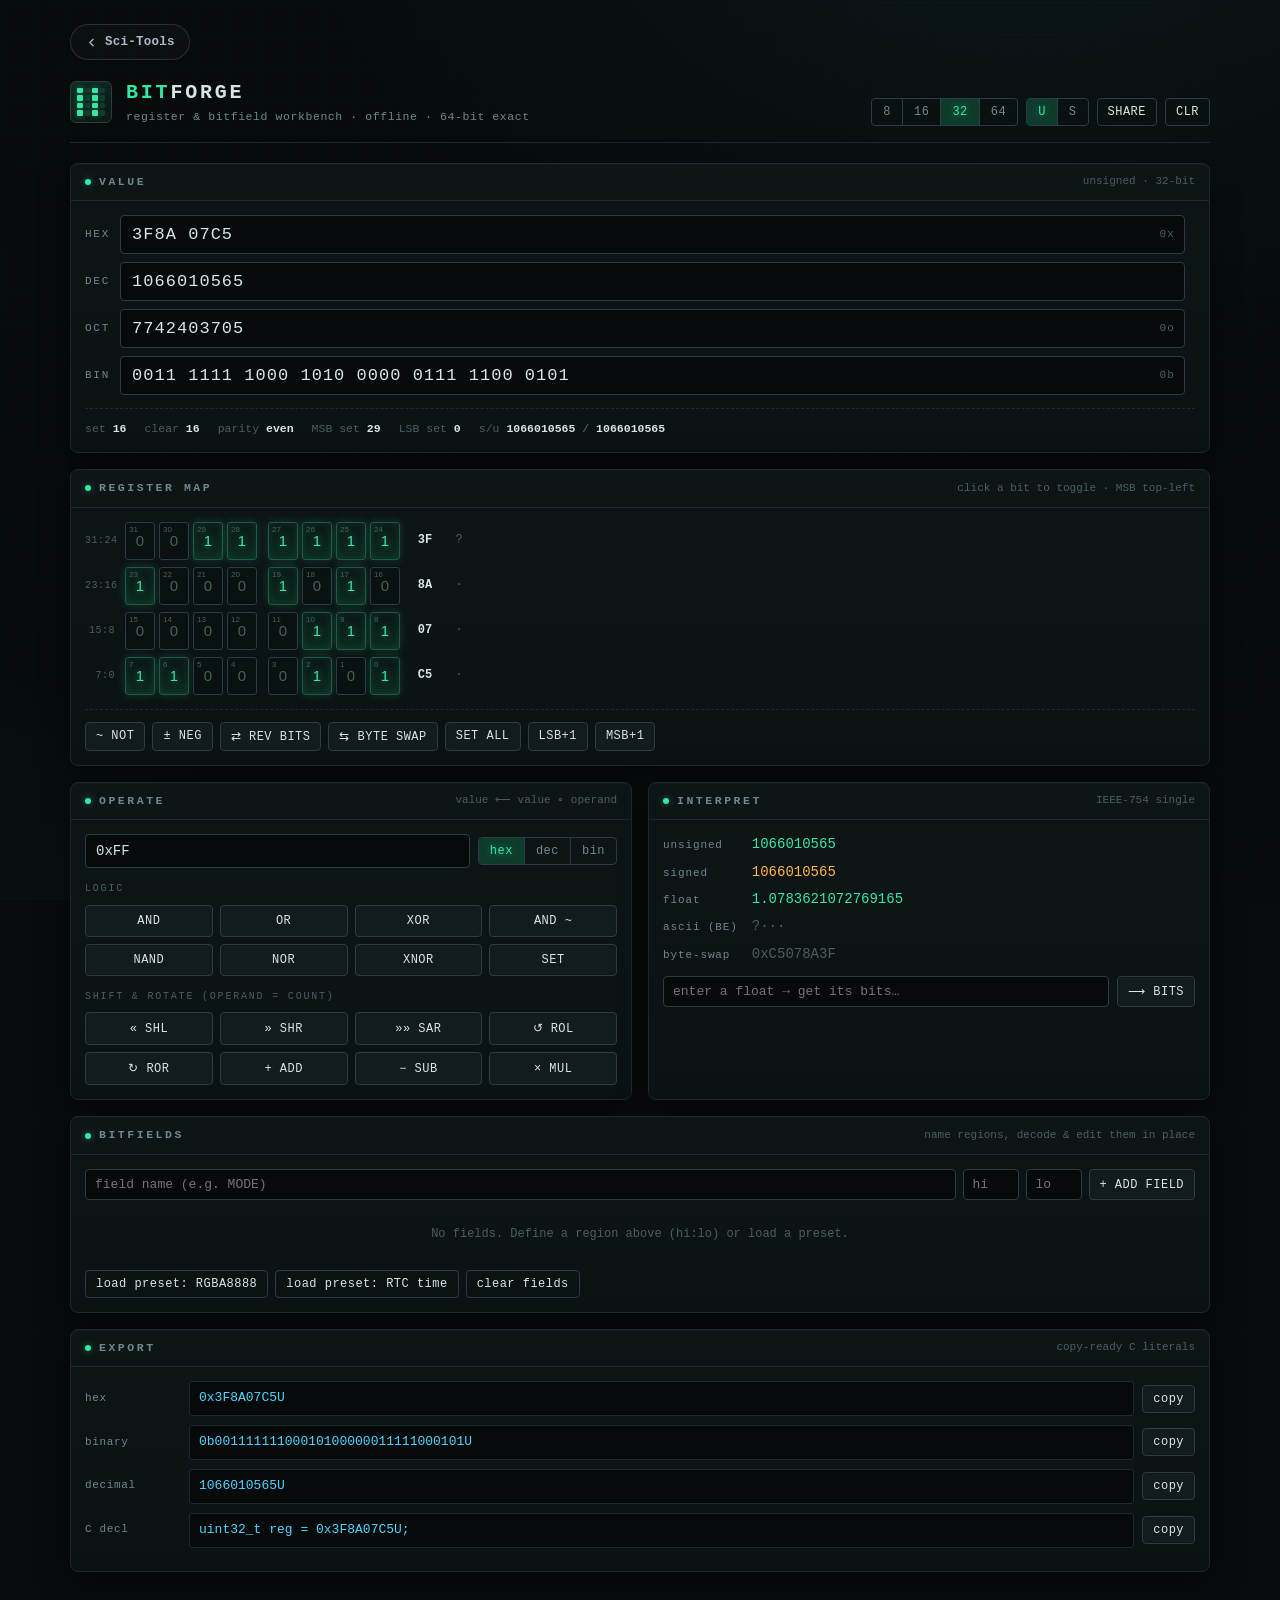
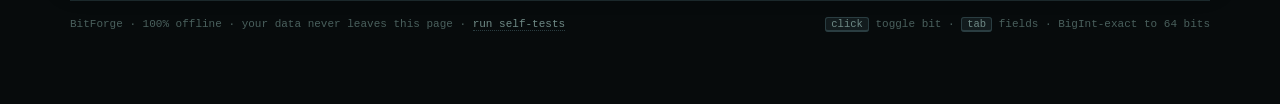
<file: tools/bitforge/index.html>
<!DOCTYPE html>
<html lang="en">
<head>
<meta charset="UTF-8">
<meta name="viewport" content="width=device-width, initial-scale=1.0">
<title>BitForge &middot; Register &amp; Bitfield Workbench</title>
<meta name="description" content="An offline workbench for embedded developers: multi-base conversion, an interactive register grid, 64-bit-correct bitwise math, named bitfield decoding, IEEE-754 interpretation, and C-literal export.">
<style>
  /* ============================================================
     BitForge, instrument-panel aesthetic.
     Dark, monospace, phosphor-green + amber on near-black.
     All offline; relies on a Windows-friendly mono stack.
     ============================================================ */
  :root{
    --bg:        #070b0c;
    --bg-grid:   #0b1113;
    --panel:     #0e1517;
    --panel-2:   #121b1d;
    --line:      #1c2a2d;
    --line-2:    #2a3d41;
    --text:      #d6e6e2;
    --dim:       #6f8a86;
    --dimmer:    #4a605d;
    --accent:    #34e8a4;   /* phosphor green */
    --accent-dk: #0f3b2c;
    --accent-gl: rgba(52,232,164,.45);
    --amber:     #ffb547;
    --amber-dk:  #3a2a0e;
    --cyan:      #4fd6ff;
    --red:       #ff5d6c;
    --violet:    #b794ff;
    --mono: "Cascadia Code","JetBrains Mono","SFMono-Regular","SF Mono",Consolas,"Liberation Mono",Menlo,monospace;
    --radius: 4px;
  }

  *{ box-sizing:border-box; }
  html,body{ margin:0; padding:0; }
  body{
    background:
      radial-gradient(1200px 700px at 80% -10%, #0c1719 0%, transparent 60%),
      radial-gradient(900px 600px at -10% 110%, #0a1412 0%, transparent 55%),
      var(--bg);
    color:var(--text);
    font-family:var(--mono);
    font-size:14px;
    line-height:1.45;
    -webkit-font-smoothing:antialiased;
    min-height:100vh;
    background-attachment:fixed;
  }
  /* faint engineering grid + scanline texture */
  body::before{
    content:""; position:fixed; inset:0; pointer-events:none; z-index:0;
    background-image:
      linear-gradient(var(--bg-grid) 1px, transparent 1px),
      linear-gradient(90deg, var(--bg-grid) 1px, transparent 1px);
    background-size:32px 32px;
    opacity:.5;
    mask-image:radial-gradient(120% 120% at 50% 0%, #000 30%, transparent 95%);
  }
  body::after{
    content:""; position:fixed; inset:0; pointer-events:none; z-index:0;
    background:repeating-linear-gradient(0deg, rgba(0,0,0,0) 0 3px, rgba(0,0,0,.10) 3px 4px);
    opacity:.5;
  }

  .wrap{ position:relative; z-index:1; max-width:1180px; margin:0 auto; padding:22px 20px 70px; }

  /* ---------- header ---------- */
  header.top{
    display:flex; align-items:flex-end; justify-content:space-between; gap:20px;
    padding-bottom:16px; margin-bottom:20px;
    border-bottom:1px solid var(--line);
    flex-wrap:wrap;
  }
  .brand{ display:flex; align-items:center; gap:14px; }
  .logo{
    width:42px; height:42px; flex:0 0 auto; position:relative;
    border:1px solid var(--line-2); border-radius:6px;
    background:linear-gradient(160deg,#12211d,#0a1210);
    box-shadow:inset 0 0 18px rgba(52,232,164,.08);
    display:grid; grid-template-columns:repeat(4,1fr); grid-template-rows:repeat(4,1fr);
    gap:2px; padding:6px;
  }
  .logo i{ display:block; border-radius:1px; background:var(--accent-dk); }
  .logo i.on{ background:var(--accent); box-shadow:0 0 6px var(--accent-gl); }
  h1{ font-size:20px; letter-spacing:.14em; margin:0; font-weight:700; }
  h1 b{ color:var(--accent); font-weight:700; }
  .tagline{ color:var(--dim); font-size:11.5px; letter-spacing:.05em; margin-top:2px; }
  .topright{ display:flex; align-items:center; gap:8px; flex-wrap:wrap; justify-content:flex-end; }

  /* ---------- generic controls ---------- */
  button.btn, .seg button, .chip{
    font-family:var(--mono); font-size:12px; color:var(--text);
    background:var(--panel-2); border:1px solid var(--line-2); border-radius:var(--radius);
    padding:6px 10px; cursor:pointer; letter-spacing:.04em;
    transition:border-color .12s, color .12s, background .12s, box-shadow .12s;
  }
  button.btn:hover,.chip:hover{ border-color:var(--accent); color:var(--accent); }
  button.btn:active{ transform:translateY(1px); }
  button.btn.ghost{ background:transparent; }
  .seg{ display:inline-flex; border:1px solid var(--line-2); border-radius:var(--radius); overflow:hidden; }
  .seg button{ border:0; border-right:1px solid var(--line-2); border-radius:0; background:transparent; padding:6px 11px; color:var(--dim); }
  .seg button:last-child{ border-right:0; }
  .seg button.active{ background:var(--accent-dk); color:var(--accent); text-shadow:0 0 8px var(--accent-gl); }
  .seg button:hover:not(.active){ color:var(--text); }

  /* ---------- panel layout ---------- */
  .grid{ display:grid; grid-template-columns:1fr; gap:16px; }
  @media(min-width:880px){ .grid{ grid-template-columns:1fr 1fr; } .span2{ grid-column:1 / -1; } }

  .panel{
    background:linear-gradient(180deg, var(--panel) 0%, #0b1213 100%);
    border:1px solid var(--line); border-radius:8px; position:relative;
    box-shadow:0 1px 0 rgba(255,255,255,.02) inset, 0 10px 30px rgba(0,0,0,.35);
  }
  .panel > .head{
    display:flex; align-items:center; justify-content:space-between; gap:10px;
    padding:10px 14px; border-bottom:1px solid var(--line);
  }
  .panel > .head h2{
    margin:0; font-size:11.5px; letter-spacing:.22em; color:var(--dim); font-weight:600; text-transform:uppercase;
    display:flex; align-items:center; gap:8px;
  }
  .panel > .head h2::before{ content:""; width:6px; height:6px; border-radius:50%; background:var(--accent); box-shadow:0 0 7px var(--accent-gl); }
  .panel > .body{ padding:14px; }
  .panel .note{ color:var(--dimmer); font-size:11px; }

  /* ---------- value readout (multi-base) ---------- */
  .bases{ display:grid; grid-template-columns:auto 1fr auto; gap:8px 10px; align-items:center; }
  .bases .lbl{ color:var(--dim); font-size:11px; letter-spacing:.16em; text-align:right; }
  .bases .ifield{ position:relative; }
  .bases input{
    width:100%; font-family:var(--mono); font-size:17px; letter-spacing:.06em;
    background:#060a0b; color:var(--text); border:1px solid var(--line-2); border-radius:var(--radius);
    padding:9px 64px 9px 11px; outline:none; transition:border-color .12s, box-shadow .12s;
  }
  .bases input:focus{ border-color:var(--accent); box-shadow:0 0 0 1px var(--accent-dk), 0 0 16px rgba(52,232,164,.12); }
  .bases input.bad{ border-color:var(--red); color:var(--red); }
  .bases .pfx{ position:absolute; right:10px; top:50%; transform:translateY(-50%); color:var(--dimmer); font-size:11px; letter-spacing:.1em; pointer-events:none; }
  .bases .copy{ position:absolute; right:8px; top:50%; transform:translateY(-50%); display:none; }
  .bases .ifield:hover .copy{ display:inline-block; }
  .bases .ifield:hover .pfx{ display:none; }

  .stats{ display:flex; flex-wrap:wrap; gap:6px 18px; margin-top:13px; padding-top:12px; border-top:1px dashed var(--line); color:var(--dim); font-size:11.5px; }
  .stats b{ color:var(--text); font-weight:600; }
  .stats .k{ color:var(--dimmer); }

  /* ---------- register / bit grid ---------- */
  .reg{ display:flex; flex-direction:column; gap:7px; }
  .byterow{ display:flex; align-items:center; gap:10px; }
  .byterow .bidx{ color:var(--dimmer); font-size:10px; width:30px; text-align:right; flex:0 0 auto; letter-spacing:.05em; }
  .bits{ display:flex; gap:4px; }
  .nib{ display:flex; gap:4px; padding:0; }
  .nib + .nib{ margin-left:7px; }
  .bit{
    position:relative; width:30px; height:38px; flex:0 0 auto;
    display:flex; align-items:center; justify-content:center;
    font-size:15px; cursor:pointer; user-select:none;
    background:#0a1112; color:var(--dimmer);
    border:1px solid var(--line-2); border-radius:3px;
    transition:background .12s, color .12s, box-shadow .12s, border-color .12s, transform .08s;
  }
  .bit:hover{ border-color:var(--accent); }
  .bit .pos{ position:absolute; top:2px; left:3px; font-size:8px; color:var(--dimmer); letter-spacing:0; }
  .bit.set{ background:linear-gradient(180deg,#13413010,#0d2b20); color:var(--accent); border-color:#1f5a45; box-shadow:0 0 10px rgba(52,232,164,.18), inset 0 0 8px rgba(52,232,164,.10); text-shadow:0 0 8px var(--accent-gl); }
  .bit.flash{ animation:flip .25s ease; }
  @keyframes flip{ 0%{ transform:scale(.7) rotateX(60deg);} 100%{ transform:none;} }
  .byterow .bhex{ color:var(--dim); font-size:12px; width:30px; text-align:center; flex:0 0 auto; }
  .byterow .bhex b{ color:var(--text); }
  .byterow .basc{ color:var(--dimmer); font-size:12px; width:18px; text-align:center; flex:0 0 auto; }
  .reg-tools{ display:flex; gap:7px; flex-wrap:wrap; margin-top:14px; padding-top:12px; border-top:1px dashed var(--line); }

  /* field coloring on bits */
  .bit[data-field]{ border-style:solid; }

  /* ---------- operations ---------- */
  .oprow{ display:flex; gap:8px; align-items:center; margin-bottom:12px; flex-wrap:wrap; }
  .oprow input.operand{
    flex:1 1 150px; min-width:120px; font-family:var(--mono); font-size:14px;
    background:#060a0b; color:var(--text); border:1px solid var(--line-2); border-radius:var(--radius);
    padding:8px 10px; outline:none;
  }
  .oprow input.operand:focus{ border-color:var(--accent); }
  .opgrid{ display:grid; grid-template-columns:repeat(4,1fr); gap:7px; }
  .opgrid button{ font-family:var(--mono); font-size:12px; padding:8px 4px; }
  .op-sub{ color:var(--dimmer); font-size:10px; letter-spacing:.18em; text-transform:uppercase; margin:14px 0 8px; }

  /* ---------- bitfields ---------- */
  .field-add{ display:grid; grid-template-columns:1fr 56px 56px auto; gap:7px; margin-bottom:12px; }
  .field-add input{ font-family:var(--mono); font-size:13px; background:#060a0b; color:var(--text); border:1px solid var(--line-2); border-radius:var(--radius); padding:7px 9px; outline:none; min-width:0; }
  .field-add input:focus{ border-color:var(--accent); }
  table.fields{ width:100%; border-collapse:collapse; font-size:12.5px; }
  table.fields th{ text-align:left; color:var(--dimmer); font-weight:600; font-size:10px; letter-spacing:.12em; text-transform:uppercase; padding:5px 8px; border-bottom:1px solid var(--line); }
  table.fields td{ padding:6px 8px; border-bottom:1px solid var(--line); vertical-align:middle; }
  table.fields tr:last-child td{ border-bottom:0; }
  .fdot{ width:9px; height:9px; border-radius:2px; display:inline-block; margin-right:7px; vertical-align:middle; }
  .fname{ color:var(--text); }
  .frange{ color:var(--dim); font-size:11px; }
  table.fields input.fval{ width:96px; font-family:var(--mono); font-size:12.5px; background:#060a0b; color:var(--accent); border:1px solid var(--line-2); border-radius:3px; padding:4px 7px; outline:none; }
  table.fields input.fval:focus{ border-color:var(--accent); }
  .fdec{ color:var(--dim); font-size:11px; }
  .xbtn{ color:var(--dimmer); cursor:pointer; border:0; background:transparent; font-family:var(--mono); font-size:14px; padding:0 4px; }
  .xbtn:hover{ color:var(--red); }
  .empty{ color:var(--dimmer); font-size:12px; padding:14px 4px; text-align:center; }

  /* ---------- interpretations ---------- */
  .kv{ display:grid; grid-template-columns:auto 1fr; gap:7px 14px; align-items:baseline; }
  .kv .k{ color:var(--dim); font-size:11px; letter-spacing:.08em; }
  .kv .v{ color:var(--text); word-break:break-all; }
  .kv .v.accent{ color:var(--accent); }
  .kv .v.amber{ color:var(--amber); }
  .kv .v.muted{ color:var(--dimmer); }
  .floatin{ display:flex; gap:8px; margin-top:12px; }
  .floatin input{ flex:1; font-family:var(--mono); font-size:13px; background:#060a0b; color:var(--text); border:1px solid var(--line-2); border-radius:var(--radius); padding:7px 9px; outline:none; }
  .floatin input:focus{ border-color:var(--accent); }

  /* ---------- export ---------- */
  .exrow{ display:flex; align-items:center; gap:8px; margin-bottom:9px; }
  .exrow .exk{ color:var(--dim); font-size:11px; width:96px; flex:0 0 auto; letter-spacing:.06em; }
  .exrow code{ flex:1; background:#060a0b; border:1px solid var(--line); border-radius:3px; padding:7px 9px; color:var(--cyan); font-size:13px; overflow:auto; white-space:nowrap; }

  /* ---------- toast ---------- */
  #toast{ position:fixed; left:50%; bottom:26px; transform:translateX(-50%) translateY(20px); z-index:50;
    background:var(--accent-dk); color:var(--accent); border:1px solid var(--accent); border-radius:6px;
    padding:9px 16px; font-size:12.5px; letter-spacing:.05em; opacity:0; pointer-events:none;
    transition:opacity .2s, transform .2s; box-shadow:0 8px 30px rgba(0,0,0,.5); }
  #toast.show{ opacity:1; transform:translateX(-50%) translateY(0); }

  /* ---------- self-test panel ---------- */
  #testpanel{ margin-top:16px; }
  #testpanel .body{ max-height:320px; overflow:auto; font-size:12px; }
  .tline{ padding:2px 0; }
  .tline.pass{ color:var(--accent); }
  .tline.fail{ color:var(--red); }
  .tsumm{ font-size:13px; margin-bottom:8px; letter-spacing:.05em; }

  footer{ margin-top:28px; padding-top:16px; border-top:1px solid var(--line); color:var(--dimmer); font-size:11px; display:flex; justify-content:space-between; gap:16px; flex-wrap:wrap; }
  footer a{ color:var(--dim); text-decoration:none; border-bottom:1px dotted var(--line-2); }
  footer a:hover{ color:var(--accent); border-color:var(--accent); }
  kbd{ background:var(--panel-2); border:1px solid var(--line-2); border-bottom-width:2px; border-radius:3px; padding:0 5px; font-size:10.5px; color:var(--dim); }

  ::selection{ background:var(--accent-dk); color:var(--accent); }
  /* fade-in on load */
  .panel{ animation:rise .5s cubic-bezier(.2,.7,.2,1) backwards; }
</style>
</head>
<body>
<div class="wrap">
  <style>
  .sci-back{display:inline-flex;align-items:center;gap:7px;margin:2px 0 18px;font-family:ui-monospace,SFMono-Regular,Menlo,Consolas,monospace;font-size:12.5px;font-weight:600;letter-spacing:.02em;color:#aeb9c9;text-decoration:none;padding:8px 14px;border:1px solid rgba(255,255,255,.13);border-radius:999px;background:rgba(255,255,255,.025);transition:color .18s ease,border-color .18s ease,transform .18s ease}
  .sci-back:hover{color:#fff;border-color:rgba(255,255,255,.32);transform:translateX(-2px)}
  .sci-back svg{transition:transform .18s ease}
  .sci-back:hover svg{transform:translateX(-3px)}
  </style>
  <a class="sci-back" href="../../index.html" aria-label="Back to Sci-Tools"><svg width="13" height="13" viewBox="0 0 24 24" fill="none" stroke="currentColor" stroke-width="2.4" stroke-linecap="round" stroke-linejoin="round"><path d="M15 18l-6-6 6-6"/></svg>Sci-Tools</a>

  <header class="top">
    <div class="brand">
      <div class="logo" id="logo" aria-hidden="true"></div>
      <div>
        <h1><b>BIT</b>FORGE</h1>
        <div class="tagline">register &amp; bitfield workbench · offline · 64-bit exact</div>
      </div>
    </div>
    <div class="topright">
      <div class="seg" id="widthSeg" role="group" aria-label="Word width">
        <button data-w="8">8</button>
        <button data-w="16">16</button>
        <button data-w="32" class="active">32</button>
        <button data-w="64">64</button>
      </div>
      <div class="seg" id="signSeg" role="group" aria-label="Sign interpretation">
        <button data-s="0" class="active">U</button>
        <button data-s="1">S</button>
      </div>
      <button class="btn ghost" id="shareBtn" title="Copy a link that restores this exact state">SHARE</button>
      <button class="btn ghost" id="clearBtn" title="Reset value to zero">CLR</button>
    </div>
  </header>

  <div class="grid">

    <!-- VALUE READOUT -->
    <section class="panel span2" style="animation-delay:.02s">
      <div class="head"><h2>Value</h2>
        <span class="note" id="signNote">unsigned · 32-bit</span>
      </div>
      <div class="body">
        <div class="bases">
          <span class="lbl">HEX</span>
          <span class="ifield"><input id="in-hex" data-base="16" spellcheck="false" autocomplete="off"><span class="pfx">0x</span><button class="btn copy" data-copy="hex">copy</button></span>
          <span></span>

          <span class="lbl">DEC</span>
          <span class="ifield"><input id="in-dec" data-base="10" spellcheck="false" autocomplete="off"><button class="btn copy" data-copy="dec">copy</button></span>
          <span></span>

          <span class="lbl">OCT</span>
          <span class="ifield"><input id="in-oct" data-base="8" spellcheck="false" autocomplete="off"><span class="pfx">0o</span><button class="btn copy" data-copy="oct">copy</button></span>
          <span></span>

          <span class="lbl">BIN</span>
          <span class="ifield"><input id="in-bin" data-base="2" spellcheck="false" autocomplete="off"><span class="pfx">0b</span><button class="btn copy" data-copy="bin">copy</button></span>
          <span></span>
        </div>
        <div class="stats" id="stats"></div>
      </div>
    </section>

    <!-- REGISTER GRID -->
    <section class="panel span2" style="animation-delay:.06s">
      <div class="head"><h2>Register map</h2>
        <span class="note">click a bit to toggle · MSB top-left</span>
      </div>
      <div class="body">
        <div class="reg" id="reg"></div>
        <div class="reg-tools">
          <button class="btn" data-unary="not">~ NOT</button>
          <button class="btn" data-unary="neg">± NEG</button>
          <button class="btn" data-unary="revbits">⇄ REV BITS</button>
          <button class="btn" data-unary="bswap">⇆ BYTE SWAP</button>
          <button class="btn" data-unary="setall">SET ALL</button>
          <button class="btn" data-unary="lsb1">LSB+1</button>
          <button class="btn" data-unary="msb1">MSB+1</button>
        </div>
      </div>
    </section>

    <!-- OPERATIONS -->
    <section class="panel" style="animation-delay:.10s">
      <div class="head"><h2>Operate</h2><span class="note">value ⟵ value ∘ operand</span></div>
      <div class="body">
        <div class="oprow">
          <input class="operand" id="operand" spellcheck="false" autocomplete="off" placeholder="operand…" value="0xFF">
          <div class="seg" id="opbaseSeg" role="group" aria-label="Operand base">
            <button data-ob="16" class="active">hex</button>
            <button data-ob="10">dec</button>
            <button data-ob="2">bin</button>
          </div>
        </div>
        <div class="op-sub">Logic</div>
        <div class="opgrid">
          <button class="btn" data-op="and">AND</button>
          <button class="btn" data-op="or">OR</button>
          <button class="btn" data-op="xor">XOR</button>
          <button class="btn" data-op="andnot">AND ~</button>
          <button class="btn" data-op="nand">NAND</button>
          <button class="btn" data-op="nor">NOR</button>
          <button class="btn" data-op="xnor">XNOR</button>
          <button class="btn" data-op="set">SET</button>
        </div>
        <div class="op-sub">Shift &amp; rotate (operand = count)</div>
        <div class="opgrid">
          <button class="btn" data-op="shl">«  SHL</button>
          <button class="btn" data-op="shr">»  SHR</button>
          <button class="btn" data-op="sar">»» SAR</button>
          <button class="btn" data-op="rol">↺ ROL</button>
          <button class="btn" data-op="ror">↻ ROR</button>
          <button class="btn" data-op="add">+ ADD</button>
          <button class="btn" data-op="sub">− SUB</button>
          <button class="btn" data-op="mul">× MUL</button>
        </div>
      </div>
    </section>

    <!-- INTERPRETATIONS -->
    <section class="panel" style="animation-delay:.14s">
      <div class="head"><h2>Interpret</h2><span class="note" id="floatKind">IEEE-754</span></div>
      <div class="body">
        <div class="kv" id="interp"></div>
        <div class="floatin">
          <input id="floatIn" spellcheck="false" autocomplete="off" placeholder="enter a float → get its bits…">
          <button class="btn" id="floatApply">⟶ BITS</button>
        </div>
      </div>
    </section>

    <!-- BITFIELDS -->
    <section class="panel span2" style="animation-delay:.18s">
      <div class="head"><h2>Bitfields</h2><span class="note">name regions, decode &amp; edit them in place</span></div>
      <div class="body">
        <div class="field-add">
          <input id="f-name" placeholder="field name (e.g. MODE)" spellcheck="false" autocomplete="off">
          <input id="f-hi" placeholder="hi" inputmode="numeric" autocomplete="off">
          <input id="f-lo" placeholder="lo" inputmode="numeric" autocomplete="off">
          <button class="btn" id="f-add">+ ADD FIELD</button>
        </div>
        <div id="fieldsWrap"></div>
        <div class="reg-tools" style="border:0;padding-top:4px;margin-top:8px">
          <button class="btn ghost" id="f-preset-rgba">load preset: RGBA8888</button>
          <button class="btn ghost" id="f-preset-rtc">load preset: RTC time</button>
          <button class="btn ghost" id="f-clear">clear fields</button>
        </div>
      </div>
    </section>

    <!-- EXPORT -->
    <section class="panel span2" style="animation-delay:.22s">
      <div class="head"><h2>Export</h2><span class="note">copy-ready C literals</span></div>
      <div class="body" id="export"></div>
    </section>

  </div>

  <section class="panel" id="testpanel" style="display:none">
    <div class="head"><h2>Self-tests</h2><button class="btn ghost" id="runTests">re-run</button></div>
    <div class="body" id="testbody"></div>
  </section>

  <footer>
    <span>BitForge · 100% offline · your data never leaves this page · <a href="#" id="testsLink">run self-tests</a></span>
    <span><kbd>click</kbd> toggle bit · <kbd>tab</kbd> fields · BigInt-exact to 64 bits</span>
  </footer>
</div>

<div id="toast"></div>

<script>
"use strict";
/* ============================================================================
   BitForge core. All arithmetic is done on BigInt and masked to the active
   word width, so 64-bit values are exact (native JS bitwise is only 32-bit).
   The canonical stored value `S.value` is always the UNSIGNED representation
   in [0, 2^width). Signedness is purely an interpretation layer.
   ============================================================================ */

const WIDTHS = [8,16,32,64];

const S = {
  width: 32,
  signed: false,
  value: 0n,
  operandBase: 16,
  fields: [],   // {name, hi, lo, color}
};

const FIELD_COLORS = ['#34e8a4','#ffb547','#4fd6ff','#b794ff','#ff5d6c','#7CFF6B','#ff9ad5','#f6e05e'];

/* ---------- pure helpers (also exercised by self-tests) ---------- */
function maskFor(width){ return (1n << BigInt(width)) - 1n; }
function toUnsigned(v, width){ return ((v % (1n<<BigInt(width))) + (1n<<BigInt(width))) % (1n<<BigInt(width)); }
function toSigned(u, width){
  u = toUnsigned(u, width);
  const sign = 1n << BigInt(width-1);
  return (u & sign) ? u - (1n<<BigInt(width)) : u;
}
function popcount(u){ let c=0n; while(u>0n){ c += u & 1n; u >>= 1n; } return Number(c); }
function highestSetBit(u){ if(u<=0n) return -1; let i=-1; while(u>0n){ u >>= 1n; i++; } return i; }
function lowestSetBit(u){ if(u<=0n) return -1; let i=0; while((u & 1n)===0n){ u >>= 1n; i++; } return i; }

function reverseBits(u, width){
  let r=0n; for(let i=0;i<width;i++){ r = (r<<1n) | ((u>>BigInt(i)) & 1n); } return r;
}
function byteSwap(u, width){
  const n = width/8; let r=0n;
  for(let i=0;i<n;i++){ const byte = (u >> BigInt(i*8)) & 0xFFn; r |= byte << BigInt((n-1-i)*8); }
  return toUnsigned(r,width);
}
function rotl(u, n, width){ n = ((n % width)+width)%width; if(n===0) return u; const bn=BigInt(n); return ((u<<bn)|(u>>BigInt(width-n))) & maskFor(width); }
function rotr(u, n, width){ n = ((n % width)+width)%width; if(n===0) return u; const bn=BigInt(n); return ((u>>bn)|(u<<BigInt(width-n))) & maskFor(width); }
function shl(u, n, width){ if(n>=width) return 0n; return (u << BigInt(n)) & maskFor(width); }
function shrLogical(u, n, width){ if(n>=width) return 0n; return (u >> BigInt(n)) & maskFor(width); }
function sar(u, n, width){ // arithmetic shift right: sign-extends
  const s = toSigned(u,width);
  if(n>=width) return s<0n ? maskFor(width) : 0n;
  return toUnsigned(s >> BigInt(n), width);
}

/* ---------- IEEE-754 (half/single/double) ---------- */
function bitsToFloat(u, width){
  if(width===32){ const b=new ArrayBuffer(4); new DataView(b).setUint32(0, Number(u & 0xFFFFFFFFn)); return new DataView(b).getFloat32(0); }
  if(width===64){ const b=new ArrayBuffer(8); new DataView(b).setBigUint64(0, toUnsigned(u,64)); return new DataView(b).getFloat64(0); }
  if(width===16){ return halfToFloat(Number(u & 0xFFFFn)); }
  return null;
}
function floatToBits(f, width){
  if(width===32){ const b=new ArrayBuffer(4); const d=new DataView(b); d.setFloat32(0,f); return BigInt(d.getUint32(0)); }
  if(width===64){ const b=new ArrayBuffer(8); const d=new DataView(b); d.setFloat64(0,f); return d.getBigUint64(0); }
  if(width===16){ return BigInt(floatToHalf(f)); }
  return null;
}
function halfToFloat(h){
  const s = (h & 0x8000) ? -1 : 1;
  const e = (h >> 10) & 0x1F;
  const m = h & 0x3FF;
  if(e===0) return s * Math.pow(2,-14) * (m/1024);
  if(e===0x1F) return m ? NaN : s*Infinity;
  return s * Math.pow(2, e-15) * (1 + m/1024);
}
function floatToHalf(val){
  const f = new Float32Array(1); f[0]=val;
  const x = new Uint32Array(f.buffer)[0];
  const sign = (x>>16) & 0x8000;
  let mant = x & 0x7FFFFF;
  let exp = (x>>23) & 0xFF;
  if(exp===0xFF) return sign | 0x7C00 | (mant?0x200:0); // inf/nan
  exp = exp - 127 + 15;
  if(exp>=0x1F) return sign | 0x7C00;                    // overflow -> inf
  if(exp<=0){
    if(exp < -10) return sign;                           // underflow -> 0
    mant |= 0x800000;
    const shift = 14 - exp;
    let half = mant >> shift;
    if((mant >> (shift-1)) & 1) half += 1;               // round
    return sign | half;
  }
  let half = sign | (exp<<10) | (mant>>13);
  if(mant & 0x1000) half += 1;                           // round to nearest even-ish
  return half & 0xFFFF;
}

/* ---------- parsing & formatting ---------- */
function parseInBase(str, base, width){
  str = String(str).trim().replace(/[\s_]/g,'');
  if(str==='') return 0n;
  let neg=false;
  if(base===10 && str[0]==='-'){ neg=true; str=str.slice(1); }
  if(base===16) str=str.replace(/^0x/i,'');
  if(base===8)  str=str.replace(/^0o/i,'');
  if(base===2)  str=str.replace(/^0b/i,'');
  if(str==='') throw new Error('empty');
  const re = ({16:/^[0-9a-f]+$/i, 10:/^[0-9]+$/, 8:/^[0-7]+$/, 2:/^[01]+$/})[base];
  if(!re.test(str)) throw new Error('bad digit');
  let v = base===16 ? BigInt('0x'+str) : base===8 ? BigInt('0o'+str) : base===2 ? BigInt('0b'+str) : BigInt(str);
  if(neg) v = -v;
  return toUnsigned(v, width);
}
function groupRight(str, n, sep=' '){
  let out=''; for(let i=0;i<str.length;i++){ if(i>0 && (str.length-i)%n===0) out+=sep; out+=str[i]; } return out;
}
function fmtHex(u, width){ return u.toString(16).toUpperCase().padStart(width/4,'0'); }
function fmtBin(u, width){ return u.toString(2).padStart(width,'0'); }
function fmtDec(u, width, signed){ return (signed?toSigned(u,width):u).toString(); }

/* ============================================================================
   RENDERING
   ============================================================================ */
const $ = id => document.getElementById(id);
const els = {};

function setValue(v, flashBits=null){
  S.value = toUnsigned(v, S.width);
  render(flashBits);
  syncHash();
}

function render(flashBits){
  renderBases();
  renderStats();
  renderRegister(flashBits);
  renderInterp();
  renderFields();
  renderExport();
  updateChrome();
}

function updateChrome(){
  document.querySelectorAll('#widthSeg button').forEach(b=> b.classList.toggle('active', +b.dataset.w===S.width));
  document.querySelectorAll('#signSeg button').forEach(b=> b.classList.toggle('active', (+b.dataset.s===1)===S.signed));
  document.querySelectorAll('#opbaseSeg button').forEach(b=> b.classList.toggle('active', +b.dataset.ob===S.operandBase));
  $('signNote').textContent = (S.signed?'signed':'unsigned')+' · '+S.width+'-bit';
  $('floatKind').textContent = ({16:'IEEE-754 half',32:'IEEE-754 single',64:'IEEE-754 double'})[S.width]||'–';
  // logo bits reflect low nibble of value
  const low = Number(S.value & 0xFn);
  document.querySelectorAll('#logo i').forEach((el,idx)=>{
    // animate a little marquee-ish pattern based on popcount + value
    el.classList.toggle('on', ((low >> (idx%4)) & 1)===1 || (idx<4 && popcount(S.value)%2===0 && idx===0));
  });
}

function renderBases(){
  const active = document.activeElement;
  const map = {16:'in-hex',10:'in-dec',8:'in-oct',2:'in-bin'};
  for(const base in map){
    const el = $(map[base]);
    if(el===active) continue; // don't fight the user's cursor
    if(base==='16') el.value = groupRight(fmtHex(S.value,S.width),4);
    else if(base==='2') el.value = groupRight(fmtBin(S.value,S.width),4);
    else if(base==='8') el.value = S.value.toString(8);
    else el.value = fmtDec(S.value,S.width,S.signed);
    el.classList.remove('bad');
  }
}

function renderStats(){
  const u = S.value, w = S.width;
  const pc = popcount(u);
  const hi = highestSetBit(u), lo = lowestSetBit(u);
  const both = `${toSigned(u,w).toString()} <span class="k">/</span> ${u.toString()}`;
  $('stats').innerHTML =
    `<span><span class="k">set</span> <b>${pc}</b></span>`+
    `<span><span class="k">clear</span> <b>${w-pc}</b></span>`+
    `<span><span class="k">parity</span> <b>${pc%2? 'odd':'even'}</b></span>`+
    `<span><span class="k">MSB set</span> <b>${hi<0?'–':hi}</b></span>`+
    `<span><span class="k">LSB set</span> <b>${lo<0?'–':lo}</b></span>`+
    `<span><span class="k">s/u</span> <b>${both}</b></span>`;
}

function fieldOfBit(i){
  for(const f of S.fields){ if(i>=f.lo && i<=f.hi) return f; }
  return null;
}

function renderRegister(flashBits){
  const reg = $('reg'); reg.innerHTML='';
  const nbytes = S.width/8;
  for(let by=nbytes-1; by>=0; by--){
    const row = document.createElement('div'); row.className='byterow';
    const top = by*8+7, bot = by*8;
    const lab = document.createElement('span'); lab.className='bidx'; lab.textContent = top+':'+bot; row.appendChild(lab);

    const bitsWrap = document.createElement('div'); bitsWrap.className='bits';
    // two nibbles, high then low
    for(let half=1; half>=0; half--){
      const nib = document.createElement('div'); nib.className='nib';
      for(let k=3;k>=0;k--){
        const i = by*8 + half*4 + k;
        const on = ((S.value >> BigInt(i)) & 1n)===1n;
        const cell = document.createElement('button');
        cell.className='bit'+(on?' set':'');
        cell.dataset.bit=i;
        cell.setAttribute('aria-label','bit '+i+' = '+(on?1:0));
        cell.innerHTML = `<span class="pos">${i}</span>${on?1:0}`;
        const f = fieldOfBit(i);
        if(f){ cell.style.borderColor = f.color; cell.dataset.field=f.name; if(on){ cell.style.boxShadow=`0 0 10px ${f.color}55, inset 0 0 8px ${f.color}33`; cell.style.color=f.color; cell.style.textShadow=`0 0 8px ${f.color}`; } }
        if(flashBits && flashBits.has(i)) cell.classList.add('flash');
        nib.appendChild(cell);
      }
      bitsWrap.appendChild(nib);
    }
    row.appendChild(bitsWrap);

    const byteVal = Number((S.value >> BigInt(by*8)) & 0xFFn);
    const bhex = document.createElement('span'); bhex.className='bhex';
    bhex.innerHTML = `<b>${byteVal.toString(16).toUpperCase().padStart(2,'0')}</b>`;
    row.appendChild(bhex);
    const basc = document.createElement('span'); basc.className='basc';
    basc.textContent = (byteVal>=32 && byteVal<127) ? String.fromCharCode(byteVal) : '·';
    basc.title = 'ASCII';
    row.appendChild(basc);

    reg.appendChild(row);
  }
}

function renderInterp(){
  const u = S.value, w = S.width;
  const rows = [];
  rows.push(['unsigned', u.toString(), 'accent']);
  rows.push(['signed', toSigned(u,w).toString(), 'amber']);
  // float
  const f = bitsToFloat(u,w);
  if(f!==null){
    let disp;
    if(Number.isNaN(f)) disp='NaN';
    else if(!Number.isFinite(f)) disp=(f<0?'-':'+')+'Inf';
    else disp = f.toString();
    rows.push([({16:'half',32:'float',64:'double'})[w], disp, 'accent']);
  }
  // ascii string of the bytes (big-endian order, MSB first)
  let asc=''; const nbytes=w/8;
  for(let by=nbytes-1; by>=0; by--){ const b=Number((u>>BigInt(by*8))&0xFFn); asc += (b>=32&&b<127)?String.fromCharCode(b):'·'; }
  rows.push(['ascii (BE)', asc, 'muted']);
  // endianness swapped hex
  rows.push(['byte-swap', '0x'+fmtHex(byteSwap(u,w),w), 'muted']);

  $('interp').innerHTML = rows.map(([k,v,c])=>`<span class="k">${k}</span><span class="v ${c||''}">${escapeHtml(v)}</span>`).join('');
}

function renderFields(){
  const wrap = $('fieldsWrap');
  if(S.fields.length===0){ wrap.innerHTML='<div class="empty">No fields. Define a region above (hi:lo) or load a preset.</div>'; return; }
  // sort by hi desc for display
  const sorted = [...S.fields].sort((a,b)=>b.hi-a.hi);
  let html = '<table class="fields"><thead><tr><th>field</th><th>bits</th><th>width</th><th>value</th><th>signed</th><th></th></tr></thead><tbody>';
  for(const f of sorted){
    const fw = f.hi-f.lo+1;
    const fval = (S.value >> BigInt(f.lo)) & maskFor(fw);
    const sval = toSigned(fval, fw);
    html += `<tr>`+
      `<td><span class="fdot" style="background:${f.color}"></span><span class="fname">${escapeHtml(f.name)}</span></td>`+
      `<td class="frange">${f.hi}:${f.lo}</td>`+
      `<td class="frange">${fw}b</td>`+
      `<td><input class="fval" data-fname="${escapeAttr(f.name)}" value="0x${fval.toString(16).toUpperCase()}" spellcheck="false" autocomplete="off"></td>`+
      `<td class="fdec">${sval.toString()} <span class="frange">(${fval.toString()})</span></td>`+
      `<td><button class="xbtn" data-delfield="${escapeAttr(f.name)}" title="remove">✕</button></td>`+
    `</tr>`;
  }
  html += '</tbody></table>';
  wrap.innerHTML = html;
}

function renderExport(){
  const u=S.value, w=S.width;
  const suffix = (w===64)?'ULL':(w===32?'U':'');
  const hex = '0x'+fmtHex(u,w)+suffix;
  const bin = '0b'+fmtBin(u,w)+suffix;
  const dec = (S.signed?toSigned(u,w):u).toString()+suffix;
  const ctype = ({8:'uint8_t',16:'uint16_t',32:'uint32_t',64:'uint64_t'})[w];
  let masks='';
  if(S.fields.length){
    masks = '\n'+[...S.fields].sort((a,b)=>b.hi-a.hi).map(f=>{
      const fw=f.hi-f.lo+1; const m=(maskFor(fw)<<BigInt(f.lo));
      const nm = f.name.toUpperCase().replace(/[^A-Z0-9]+/g,'_').replace(/^_|_$/g,'');
      return `#define ${nm}_MASK  0x${m.toString(16).toUpperCase()}${suffix}   /* bits ${f.hi}:${f.lo} */\n#define ${nm}_SHIFT ${f.lo}`;
    }).join('\n');
  }
  const rows = [
    ['hex', hex],
    ['binary', bin],
    ['decimal', dec],
    ['C decl', `${ctype} reg = ${hex};`],
  ];
  let html = rows.map(([k,v])=>`<div class="exrow"><span class="exk">${k}</span><code>${escapeHtml(v)}</code><button class="btn copy" data-copytext="${escapeAttr(v)}">copy</button></div>`).join('');
  if(masks){
    html += `<div class="exrow" style="align-items:flex-start"><span class="exk">field defs</span><code style="white-space:pre">${escapeHtml(masks.trim())}</code><button class="btn copy" data-copytext="${escapeAttr(masks.trim())}">copy</button></div>`;
  }
  $('export').innerHTML = html;
}

/* ---------- small utils ---------- */
function escapeHtml(s){ return String(s).replace(/[&<>"]/g,c=>({'&':'&amp;','<':'&lt;','>':'&gt;','"':'&quot;'}[c])); }
function escapeAttr(s){ return escapeHtml(s).replace(/'/g,'&#39;'); }
function toast(msg){ const t=$('toast'); t.textContent=msg; t.classList.add('show'); clearTimeout(t._t); t._t=setTimeout(()=>t.classList.remove('show'),1400); }
async function copy(text){ try{ await navigator.clipboard.writeText(text); }catch(e){ const ta=document.createElement('textarea'); ta.value=text; document.body.appendChild(ta); ta.select(); document.execCommand('copy'); ta.remove(); } toast('copied'); }

/* ============================================================================
   EVENT WIRING
   ============================================================================ */
function setWidth(w){
  S.width = w;
  S.value = toUnsigned(S.value, w);
  // drop / clamp fields that no longer fit
  S.fields = S.fields.filter(f=> f.lo < w).map(f=> ({...f, hi: Math.min(f.hi, w-1)}));
  render(); syncHash();
}

function applyUnary(kind){
  const w=S.width, u=S.value; let v=u; let flash=null;
  switch(kind){
    case 'not': v = (~u) & maskFor(w); break;
    case 'neg': v = toUnsigned(-toSigned(u,w), w); break;
    case 'revbits': v = reverseBits(u,w); break;
    case 'bswap': v = byteSwap(u,w); break;
    case 'setall': v = maskFor(w); break;
    case 'lsb1': { const i=lowestClearBit(u,w); if(i>=0){ v = u | (1n<<BigInt(i)); flash=new Set([i]); } break; }
    case 'msb1': { const i=highestClearBit(u,w); if(i>=0){ v = u | (1n<<BigInt(i)); flash=new Set([i]); } break; }
  }
  setValue(v, flash);
}
function lowestClearBit(u,w){ for(let i=0;i<w;i++){ if(((u>>BigInt(i))&1n)===0n) return i; } return -1; }
function highestClearBit(u,w){ for(let i=w-1;i>=0;i--){ if(((u>>BigInt(i))&1n)===0n) return i; } return -1; }

function applyOp(op){
  const w=S.width, u=S.value;
  let operand;
  try{ operand = parseInBase($('operand').value, S.operandBase, w); }
  catch(e){ toast('bad operand'); return; }
  const n = Number(operand % BigInt(w*2)); // shift/rotate count
  let v=u;
  switch(op){
    case 'and': v = u & operand; break;
    case 'or':  v = u | operand; break;
    case 'xor': v = u ^ operand; break;
    case 'andnot': v = u & (~operand & maskFor(w)); break;
    case 'nand': v = (~(u & operand)) & maskFor(w); break;
    case 'nor':  v = (~(u | operand)) & maskFor(w); break;
    case 'xnor': v = (~(u ^ operand)) & maskFor(w); break;
    case 'set':  v = operand; break;
    case 'shl': v = shl(u,n,w); break;
    case 'shr': v = shrLogical(u,n,w); break;
    case 'sar': v = sar(u,n,w); break;
    case 'rol': v = rotl(u,n,w); break;
    case 'ror': v = rotr(u,n,w); break;
    case 'add': v = toUnsigned(u + operand, w); break;
    case 'sub': v = toUnsigned(u - operand, w); break;
    case 'mul': v = toUnsigned(u * operand, w); break;
  }
  setValue(v);
}

function addField(name, hi, lo){
  name = (name||'').trim() || ('field'+(S.fields.length+1));
  hi=parseInt(hi,10); lo=parseInt(lo,10);
  if(isNaN(hi)||isNaN(lo)){ toast('hi/lo must be numbers'); return; }
  if(lo>hi){ [hi,lo]=[lo,hi]; }
  if(lo<0||hi>=S.width){ toast('out of range for '+S.width+'-bit'); return; }
  if(S.fields.some(f=> f.name===name)){ toast('name exists'); return; }
  const color = FIELD_COLORS[S.fields.length % FIELD_COLORS.length];
  S.fields.push({name,hi,lo,color});
  render(); syncHash();
}

function setFieldValue(name, raw){
  const f = S.fields.find(x=>x.name===name); if(!f) return;
  const fw=f.hi-f.lo+1;
  let val;
  try{ val = parseInBase(raw, raw.trim().match(/^-?\d+$/)?10:16, fw); }
  catch(e){ try{ val = parseInBase(raw,10,fw); }catch(e2){ toast('bad field value'); render(); return; } }
  const fieldMask = maskFor(fw) << BigInt(f.lo);
  const v = (S.value & ~fieldMask & maskFor(S.width)) | ((val & maskFor(fw)) << BigInt(f.lo));
  setValue(v);
}

/* ---------- URL state (share/restore) ---------- */
function syncHash(){
  const p = new URLSearchParams();
  p.set('w', S.width);
  p.set('s', S.signed?1:0);
  p.set('v', S.value.toString(16));
  if(S.fields.length) p.set('f', S.fields.map(f=>`${encodeURIComponent(f.name)}:${f.hi}:${f.lo}`).join(','));
  history.replaceState(null,'', '#'+p.toString());
}
function restoreHash(){
  const h = location.hash.replace(/^#/,'');
  if(!h) return false;
  const p = new URLSearchParams(h);
  if(p.has('w')){ const w=+p.get('w'); if(WIDTHS.includes(w)) S.width=w; }
  if(p.has('s')) S.signed = p.get('s')==='1';
  if(p.has('v')){ try{ S.value = toUnsigned(BigInt('0x'+(p.get('v')||'0')), S.width); }catch(e){} }
  if(p.has('f')){
    S.fields=[]; let i=0;
    for(const part of p.get('f').split(',')){
      const m = part.split(':'); if(m.length<3) continue;
      const name=decodeURIComponent(m[0]); const hi=+m[1], lo=+m[2];
      if(isNaN(hi)||isNaN(lo)||lo<0||hi>=S.width) continue;
      S.fields.push({name, hi:Math.max(hi,lo), lo:Math.min(hi,lo), color:FIELD_COLORS[i++%FIELD_COLORS.length]});
    }
  }
  return true;
}

function wire(){
  // base inputs: live update others; reformat self on blur
  ['in-hex','in-dec','in-oct','in-bin'].forEach(id=>{
    const el=$(id); const base=+el.dataset.base;
    el.addEventListener('input', ()=>{
      try{ const v=parseInBase(el.value, base, S.width); el.classList.remove('bad'); S.value=v; renderExceptActive(); syncHash(); }
      catch(e){ el.classList.add('bad'); }
    });
    el.addEventListener('blur', ()=> render());
    el.addEventListener('keydown', e=>{ if(e.key==='Enter'){ el.blur(); } });
  });

  document.querySelectorAll('#widthSeg button').forEach(b=> b.addEventListener('click', ()=> setWidth(+b.dataset.w)));
  document.querySelectorAll('#signSeg button').forEach(b=> b.addEventListener('click', ()=>{ S.signed = b.dataset.s==='1'; render(); syncHash(); }));
  document.querySelectorAll('#opbaseSeg button').forEach(b=> b.addEventListener('click', ()=>{ S.operandBase=+b.dataset.ob; updateChrome(); }));

  document.querySelectorAll('[data-unary]').forEach(b=> b.addEventListener('click', ()=> applyUnary(b.dataset.unary)));
  document.querySelectorAll('[data-op]').forEach(b=> b.addEventListener('click', ()=> applyOp(b.dataset.op)));

  $('operand').addEventListener('keydown', e=>{ if(e.key==='Enter'){ applyOp('and'); }});

  // register bit toggles (delegated)
  $('reg').addEventListener('click', e=>{
    const cell = e.target.closest('.bit'); if(!cell) return;
    const i = +cell.dataset.bit;
    const v = S.value ^ (1n<<BigInt(i));
    setValue(v, new Set([i]));
  });

  // copy buttons (delegated on document)
  document.addEventListener('click', e=>{
    const c = e.target.closest('[data-copy]');
    if(c){ const which=c.dataset.copy; let t;
      if(which==='hex') t='0x'+fmtHex(S.value,S.width);
      else if(which==='bin') t='0b'+fmtBin(S.value,S.width);
      else if(which==='oct') t='0o'+S.value.toString(8);
      else t=fmtDec(S.value,S.width,S.signed);
      copy(t); return;
    }
    const ct = e.target.closest('[data-copytext]');
    if(ct){ copy(ct.dataset.copytext); return; }
    const del = e.target.closest('[data-delfield]');
    if(del){ S.fields = S.fields.filter(f=> f.name!==del.dataset.delfield); render(); syncHash(); return; }
  });

  // field value edits (delegated)
  $('fieldsWrap').addEventListener('change', e=>{
    const inp = e.target.closest('.fval'); if(!inp) return;
    setFieldValue(inp.dataset.fname, inp.value);
  });
  $('fieldsWrap').addEventListener('keydown', e=>{
    if(e.key==='Enter'){ const inp=e.target.closest('.fval'); if(inp){ setFieldValue(inp.dataset.fname, inp.value); inp.blur(); } }
  });

  $('f-add').addEventListener('click', ()=>{ addField($('f-name').value, $('f-hi').value, $('f-lo').value); $('f-name').value=''; $('f-hi').value=''; $('f-lo').value=''; $('f-name').focus(); });
  $('f-lo').addEventListener('keydown', e=>{ if(e.key==='Enter') $('f-add').click(); });
  $('f-clear').addEventListener('click', ()=>{ S.fields=[]; render(); syncHash(); });
  $('f-preset-rgba').addEventListener('click', ()=>{ setWidth(32); S.fields=[ {name:'R',hi:31,lo:24,color:FIELD_COLORS[0]},{name:'G',hi:23,lo:16,color:FIELD_COLORS[1]},{name:'B',hi:15,lo:8,color:FIELD_COLORS[2]},{name:'A',hi:7,lo:0,color:FIELD_COLORS[3]} ]; setValue(0x1E90FFFFn); });
  $('f-preset-rtc').addEventListener('click', ()=>{ setWidth(32); S.fields=[ {name:'HOUR',hi:20,lo:16,color:FIELD_COLORS[0]},{name:'MIN',hi:13,lo:8,color:FIELD_COLORS[1]},{name:'SEC',hi:5,lo:0,color:FIELD_COLORS[2]} ]; render(); syncHash(); });

  $('floatApply').addEventListener('click', ()=>{
    const raw=$('floatIn').value.trim(); if(raw==='') return;
    const f = parseFloat(raw);
    if(isNaN(f) && !/nan/i.test(raw)){ toast('not a number'); return; }
    const bits = floatToBits(/nan/i.test(raw)?NaN: f, S.width);
    if(bits===null){ toast('float needs 16/32/64-bit width'); return; }
    setValue(bits);
  });
  $('floatIn').addEventListener('keydown', e=>{ if(e.key==='Enter') $('floatApply').click(); });

  $('shareBtn').addEventListener('click', ()=>{ syncHash(); copy(location.href); });
  $('clearBtn').addEventListener('click', ()=> setValue(0n));

  $('testsLink').addEventListener('click', e=>{ e.preventDefault(); $('testpanel').style.display=''; runSelfTests(); $('testpanel').scrollIntoView({behavior:'smooth'}); });
  $('runTests').addEventListener('click', runSelfTests);

  // build logo grid
  const logo=$('logo'); for(let i=0;i<16;i++){ const d=document.createElement('i'); logo.appendChild(d); }

  // keyboard: Esc clears focus
  document.addEventListener('keydown', e=>{ if(e.key==='Escape') document.activeElement.blur && document.activeElement.blur(); });
}

function renderExceptActive(){
  // update everything except the base inputs (renderBases already skips active)
  renderBases(); renderStats(); renderRegister(); renderInterp(); renderFields(); renderExport(); updateChrome();
}

/* ============================================================================
   SELF-TESTS  (open with ?test=1 or the footer link)
   ============================================================================ */
function runSelfTests(){
  const out=[]; let pass=0, fail=0;
  const ok=(name,cond)=>{ if(cond){pass++; out.push(`<div class="tline pass">✓ ${escapeHtml(name)}</div>`);} else {fail++; out.push(`<div class="tline fail">✗ ${escapeHtml(name)}</div>`);} };
  const eq=(name,a,b)=> ok(name+'  ('+a+' == '+b+')', String(a)===String(b));

  // masking / signedness
  eq('mask 8',  maskFor(8), 255n);
  eq('mask 64', maskFor(64), 18446744073709551615n);
  eq('toUnsigned(-1,8)', toUnsigned(-1n,8), 255n);
  eq('toUnsigned(256,8)', toUnsigned(256n,8), 0n);
  eq('toSigned(255,8)', toSigned(255n,8), -1n);
  eq('toSigned(128,8)', toSigned(128n,8), -128n);
  eq('toSigned(0xFFFFFFFFFFFFFFFF,64)', toSigned(0xFFFFFFFFFFFFFFFFn,64), -1n);

  // bit utilities
  eq('popcount 0xFF', popcount(0xFFn), 8);
  eq('popcount 0xF0F0', popcount(0xF0F0n), 8);
  eq('highestSetBit 0x80', highestSetBit(0x80n), 7);
  eq('lowestSetBit 0x80', lowestSetBit(0x80n), 7);
  eq('lowestSetBit 0x0C', lowestSetBit(0x0Cn), 2);
  eq('reverseBits 0x01 w8', reverseBits(0x01n,8), 128n);
  eq('reverseBits twice = id', reverseBits(reverseBits(0xA5n,8),8), 0xA5n);
  eq('byteSwap 0x11223344 w32', byteSwap(0x11223344n,32), 0x44332211n);
  eq('byteSwap twice = id', byteSwap(byteSwap(0xDEADBEEFn,32),32), 0xDEADBEEFn);

  // shifts & rotates
  eq('shl 0x01 by 4 w8', shl(0x01n,4,8), 0x10n);
  eq('shl overflow w8', shl(0x10n,4,8), 0x00n);
  eq('shrLogical 0x80 by 4 w8', shrLogical(0x80n,4,8), 0x08n);
  eq('sar 0x80 by 1 w8 (sign ext)', sar(0x80n,1,8), 0xC0n);
  eq('sar 0x40 by 1 w8 (positive)', sar(0x40n,1,8), 0x20n);
  eq('rotl 0x80 by 1 w8', rotl(0x80n,1,8), 0x01n);
  eq('rotr 0x01 by 1 w8', rotr(0x01n,1,8), 0x80n);
  eq('rotl by width = id', rotl(0xA5n,8,8), 0xA5n);

  // parsing
  eq('parse hex FF w8', parseInBase('FF',16,8), 255n);
  eq('parse hex 0xff w8', parseInBase('0xff',16,8), 255n);
  eq('parse dec -1 w8', parseInBase('-1',10,8), 255n);
  eq('parse bin grouped', parseInBase('1010 0101',2,8), 0xA5n);
  ok('parse rejects bad digit', (()=>{ try{ parseInBase('G',16,8); return false; }catch(e){ return true; } })());

  // IEEE-754 round trips
  eq('float32 1.0 bits', floatToBits(1.0,32), 0x3F800000n);
  eq('float32 -2.0 bits', floatToBits(-2.0,32), 0xC0000000n);
  ok('float32 round trip 3.14159', Math.abs(bitsToFloat(floatToBits(3.14159,32),32)-3.14159) < 1e-5);
  eq('double 1.0 bits', floatToBits(1.0,64), 0x3FF0000000000000n);
  ok('double round trip pi', bitsToFloat(floatToBits(Math.PI,64),64)===Math.PI);
  eq('half 1.0 bits', floatToBits(1.0,16), 0x3C00n);
  ok('half round trip 1.5', bitsToFloat(floatToBits(1.5,16),16)===1.5);
  ok('float32 inf', !Number.isFinite(bitsToFloat(0x7F800000n,32)));
  ok('float32 nan', Number.isNaN(bitsToFloat(0x7FC00000n,32)));

  // bitfield extract/insert (simulate setFieldValue math)
  (()=>{
    const w=32, lo=8, hi=15; const fw=hi-lo+1;
    const base=0x00000000n; const fieldMask = maskFor(fw)<<BigInt(lo);
    const v = (base & ~fieldMask & maskFor(w)) | ((0xABn & maskFor(fw))<<BigInt(lo));
    eq('field insert byte@8', v, 0x0000AB00n);
    eq('field extract', (v>>BigInt(lo))&maskFor(fw), 0xABn);
  })();

  const summ = `<div class="tsumm">${fail===0?'<span style="color:var(--accent)">● ALL TESTS PASSED</span>':'<span style="color:var(--red)">● FAILURES</span>'}, <b>${pass}</b> passed, <b>${fail}</b> failed.</div>`;
  $('testbody').innerHTML = summ + out.join('');
  console.log(`[BitForge self-tests] ${pass} passed, ${fail} failed.` + (fail===0?' ALL TESTS PASSED':' SOME TESTS FAILED'));
  return {pass,fail};
}

/* ============================================================================
   BOOT
   ============================================================================ */
function boot(){
  wire();
  if(!restoreHash()){ S.value = 0x3F8A_07C5n & maskFor(32); }
  render();
  syncHash();
  if(new URLSearchParams(location.search).get('test')==='1'){
    $('testpanel').style.display=''; runSelfTests();
  }
}
document.addEventListener('DOMContentLoaded', boot);
</script>
</body>
</html>
</file>
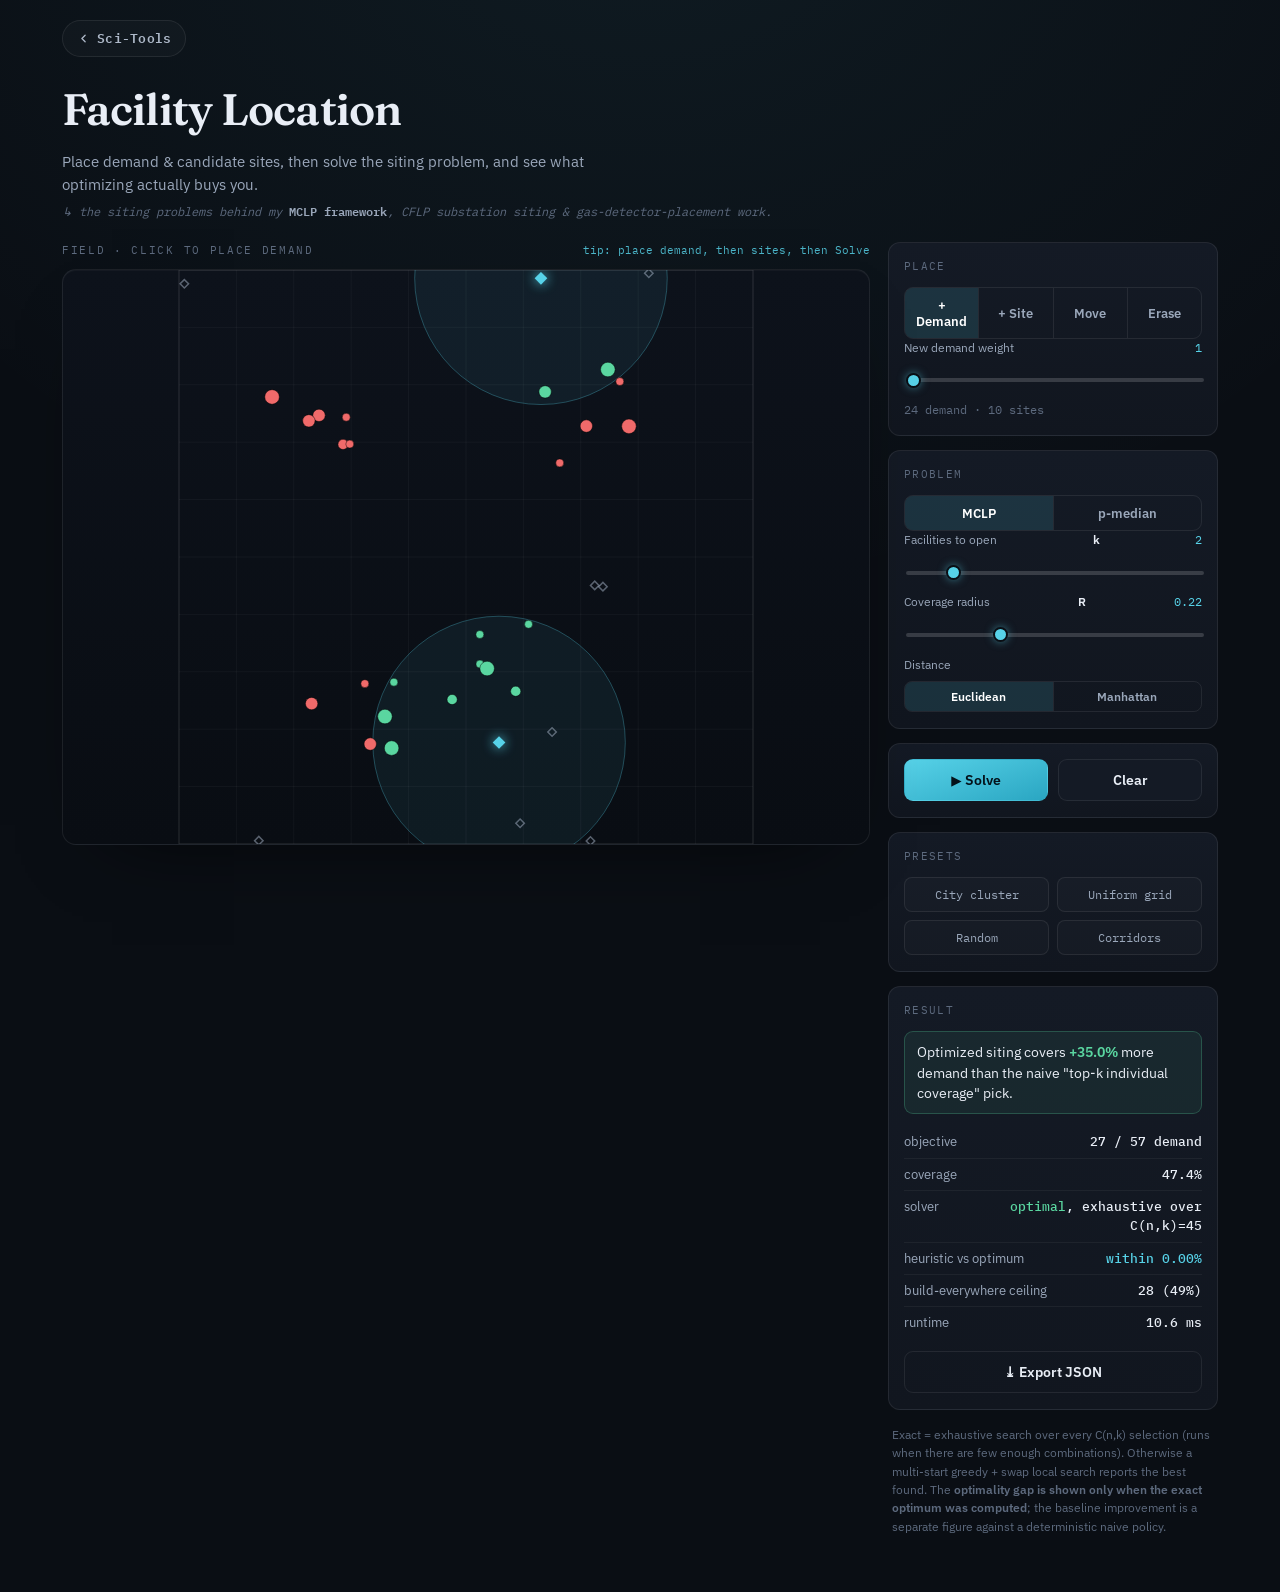
<file: tools/facility-location/index.html>
<!DOCTYPE html>
<html lang="en">
<head>
<meta charset="UTF-8">
<meta name="viewport" content="width=device-width, initial-scale=1">
<title>Facility Location · Sci-Tools</title>
<meta name="description" content="An offline facility-siting playground: solve MCLP and p-median with exact and heuristic methods, and see how much optimization actually buys you. By Syed Abbas Ahmad.">
<link rel="stylesheet" href="../../assets/fonts.css">
<link rel="stylesheet" href="styles.css">
</head>
<body>
<div class="page">
  <a class="sci-back" href="../../index.html" aria-label="Back to Sci-Tools"><svg width="13" height="13" viewBox="0 0 24 24" fill="none" stroke="currentColor" stroke-width="2.4" stroke-linecap="round" stroke-linejoin="round"><path d="M15 18l-6-6 6-6"/></svg>Sci-Tools</a>

  <header class="masthead">
    <h1>Facility&nbsp;Location</h1>
    <p class="sub">Place demand &amp; candidate sites, then solve the siting problem, and see what optimizing actually buys you.</p>
    <p class="tie">↳ the siting problems behind my <b>MCLP framework</b>, CFLP substation siting &amp; gas-detector-placement work.</p>
  </header>

  <div class="layout">
    <!-- ============ MAP ============ -->
    <section class="stage">
      <div class="stage-head">
        <span class="stage-label" id="stageLabel">field · click to place</span>
        <span class="stage-hint" id="stageHint">tip: place demand, then sites, then Solve</span>
      </div>
      <div class="canvas-wrap">
        <canvas id="map"></canvas>
      </div>
    </section>

    <!-- ============ CONTROLS + METRICS ============ -->
    <aside class="side">

      <div class="panel">
        <div class="panel-title">Place</div>
        <div class="seg" id="toolSeg">
          <button data-tool="demand" class="active">+ Demand</button>
          <button data-tool="site">+ Site</button>
          <button data-tool="move">Move</button>
          <button data-tool="erase">Erase</button>
        </div>
        <div class="row">
          <label>New demand weight <span class="val" id="wVal">1</span></label>
          <input type="range" id="weight" min="1" max="9" step="1" value="1">
        </div>
        <div class="counts" id="counts">0 demand · 0 sites</div>
      </div>

      <div class="panel">
        <div class="panel-title">Problem</div>
        <div class="seg" id="probSeg">
          <button data-prob="mclp" class="active">MCLP</button>
          <button data-prob="pmedian">p-median</button>
        </div>
        <div class="row">
          <label>Facilities to open <b>k</b> <span class="val" id="kVal">2</span></label>
          <input type="range" id="k" min="1" max="8" step="1" value="2">
        </div>
        <div class="row" id="radiusRow">
          <label>Coverage radius <b>R</b> <span class="val" id="rVal">0.22</span></label>
          <input type="range" id="radius" min="0.05" max="0.6" step="0.01" value="0.22">
        </div>
        <div class="row">
          <label>Distance</label>
          <div class="seg small" id="metricSeg">
            <button data-metric="euclidean" class="active">Euclidean</button>
            <button data-metric="manhattan">Manhattan</button>
          </div>
        </div>
      </div>

      <div class="panel actions">
        <button class="btn primary" id="solveBtn">▶ Solve</button>
        <button class="btn" id="clearBtn">Clear</button>
      </div>

      <div class="panel">
        <div class="panel-title">Presets</div>
        <div class="preset-grid">
          <button class="chip" data-preset="city">City cluster</button>
          <button class="chip" data-preset="grid">Uniform grid</button>
          <button class="chip" data-preset="random">Random</button>
          <button class="chip" data-preset="corridors">Corridors</button>
        </div>
      </div>

      <div class="panel result" id="resultPanel">
        <div class="panel-title">Result</div>
        <div class="result-empty" id="resultEmpty">Place points and press <b>Solve</b>.</div>
        <div class="result-body" id="resultBody" hidden>
          <div class="headline" id="headline"></div>
          <div class="readout"><span>objective</span><b id="roObj">·</b></div>
          <div class="readout"><span id="roSecondLabel">coverage</span><b id="roSecond">·</b></div>
          <div class="readout"><span>solver</span><b id="roSolver">·</b></div>
          <div class="readout" id="gapRow"><span>heuristic vs optimum</span><b id="roGap">·</b></div>
          <div class="readout"><span id="roCeilLabel">build-everywhere ceiling</span><b id="roCeil">·</b></div>
          <div class="readout"><span>runtime</span><b id="roTime">·</b></div>
          <button class="btn ghost wide" id="exportBtn">⤓ Export JSON</button>
        </div>
      </div>

      <p class="note" id="methodNote"></p>
    </aside>
  </div>
</div>

<script src="src/fl-core.js"></script>
<script src="src/app.js"></script>
</body>
</html>
</file>
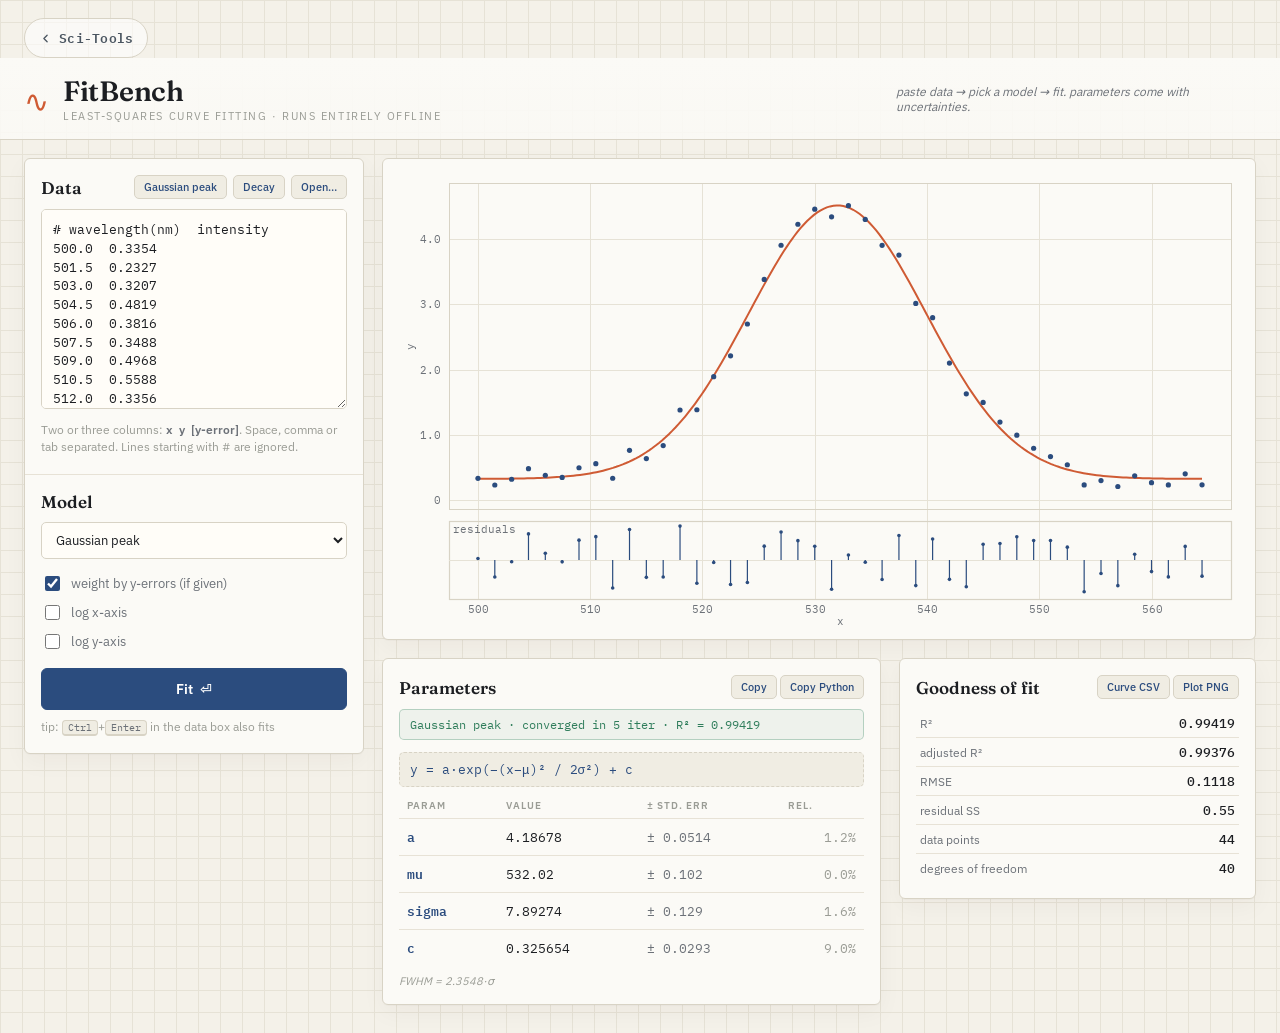
<file: tools/fitbench/index.html>
<!DOCTYPE html>
<html lang="en">
<head>
  <meta charset="UTF-8" />
  <meta name="viewport" content="width=device-width, initial-scale=1.0" />
  <title>FitBench &middot; least-squares curve fitting</title>
  <meta name="description" content="Offline curve-fitting workbench: linear, polynomial, Gaussian, Lorentzian, exponential and custom models with parameter uncertainties and residuals. No install, no internet." />
  <link rel="stylesheet" href="../../assets/fonts.css" />
  <link rel="stylesheet" href="styles.css" />
</head>
<body>
  <style>
  .sci-back{display:inline-flex;align-items:center;gap:7px;margin:18px 24px 0;font-family:'IBM Plex Mono',Consolas,monospace;font-size:12.5px;font-weight:600;letter-spacing:.02em;color:#4a5560;text-decoration:none;padding:8px 14px;border:1px solid #d8d3c5;border-radius:999px;background:rgba(255,255,255,.6);transition:color .18s ease,border-color .18s ease,transform .18s ease}
  .sci-back:hover{color:#2b4c7e;border-color:#2b4c7e;transform:translateX(-2px)}
  .sci-back svg{transition:transform .18s ease}
  .sci-back:hover svg{transform:translateX(-3px)}
  </style>
  <a class="sci-back" href="../../index.html" aria-label="Back to Sci-Tools"><svg width="13" height="13" viewBox="0 0 24 24" fill="none" stroke="currentColor" stroke-width="2.4" stroke-linecap="round" stroke-linejoin="round"><path d="M15 18l-6-6 6-6"/></svg>Sci-Tools</a>
  <header class="topbar">
    <div class="brand">
      <span class="brand-glyph" aria-hidden="true">∿</span>
      <div>
        <h1>FitBench</h1>
        <p>least-squares curve fitting · runs entirely offline</p>
      </div>
    </div>
    <div class="topbar-note">paste data → pick a model → fit. parameters come with uncertainties.</div>
  </header>

  <main class="layout">
    <!-- ============ controls ============ -->
    <aside class="panel controls">
      <section class="block">
        <div class="block-head">
          <h2>Data</h2>
          <div class="block-actions">
            <button id="ex1" class="chip" type="button">Gaussian peak</button>
            <button id="ex2" class="chip" type="button">Decay</button>
            <label class="chip file">Open…<input id="fileIn" type="file" accept=".csv,.txt,.dat,.tsv" hidden /></label>
          </div>
        </div>
        <textarea id="data" spellcheck="false" placeholder="# x   y   [y_err]
1.0   2.13
2.0   3.95
3.0   6.02
..."></textarea>
        <p class="hint">Two or three columns: <b>x&nbsp;&nbsp;y&nbsp;&nbsp;[y-error]</b>. Space, comma or tab separated. Lines starting with # are ignored.</p>
      </section>

      <section class="block">
        <div class="block-head"><h2>Model</h2></div>
        <select id="model" class="select"></select>

        <div id="degreeRow" class="opt-row">
          <label for="degree">Polynomial degree</label>
          <input id="degree" type="number" min="1" max="10" value="2" class="num" />
        </div>
        <div id="formulaRow" class="opt-row formula-row">
          <label for="formula">f(x) =</label>
          <input id="formula" type="text" class="text" value="a*exp(-b*x)*cos(c*x) + d"
                 spellcheck="false" />
          <p class="hint">Use <code>x</code> and single-letter parameters. Functions: exp, ln, log, sin, cos, sqrt, abs, erf, gauss(x,μ,σ)…</p>
        </div>

        <div class="checks">
          <label class="check"><input id="useErr" type="checkbox" checked /> weight by y-errors (if given)</label>
          <label class="check"><input id="logx" type="checkbox" /> log x-axis</label>
          <label class="check"><input id="logy" type="checkbox" /> log y-axis</label>
        </div>

        <button id="fitBtn" class="fit-btn" type="button">Fit&nbsp;&nbsp;⏎</button>
        <p class="hint kbd-hint">tip: <kbd>Ctrl</kbd>+<kbd>Enter</kbd> in the data box also fits</p>
      </section>
    </aside>

    <!-- ============ plot + results ============ -->
    <section class="stage">
      <div class="panel plot-card">
        <canvas id="plot"></canvas>
      </div>

      <div class="results">
        <div class="panel result-block">
          <div class="result-head">
            <h2>Parameters</h2>
            <div class="result-actions">
              <button id="copyParams" class="chip" type="button">Copy</button>
              <button id="copyPy" class="chip" type="button">Copy Python</button>
            </div>
          </div>
          <div id="status" class="status">·</div>
          <div id="params" class="params"></div>
        </div>

        <div class="panel result-block">
          <div class="result-head">
            <h2>Goodness of fit</h2>
            <div class="result-actions">
              <button id="expCsv" class="chip" type="button">Curve CSV</button>
              <button id="expPng" class="chip" type="button">Plot PNG</button>
            </div>
          </div>
          <div id="gof" class="gof"></div>
        </div>
      </div>
    </section>
  </main>

  <div id="toast" class="toast"></div>

  <script src="src/linalg.js"></script>
  <script src="src/models.js"></script>
  <script src="src/fit.js"></script>
  <script src="src/plot.js"></script>
  <script src="src/app.js"></script>
</body>
</html>
</file>
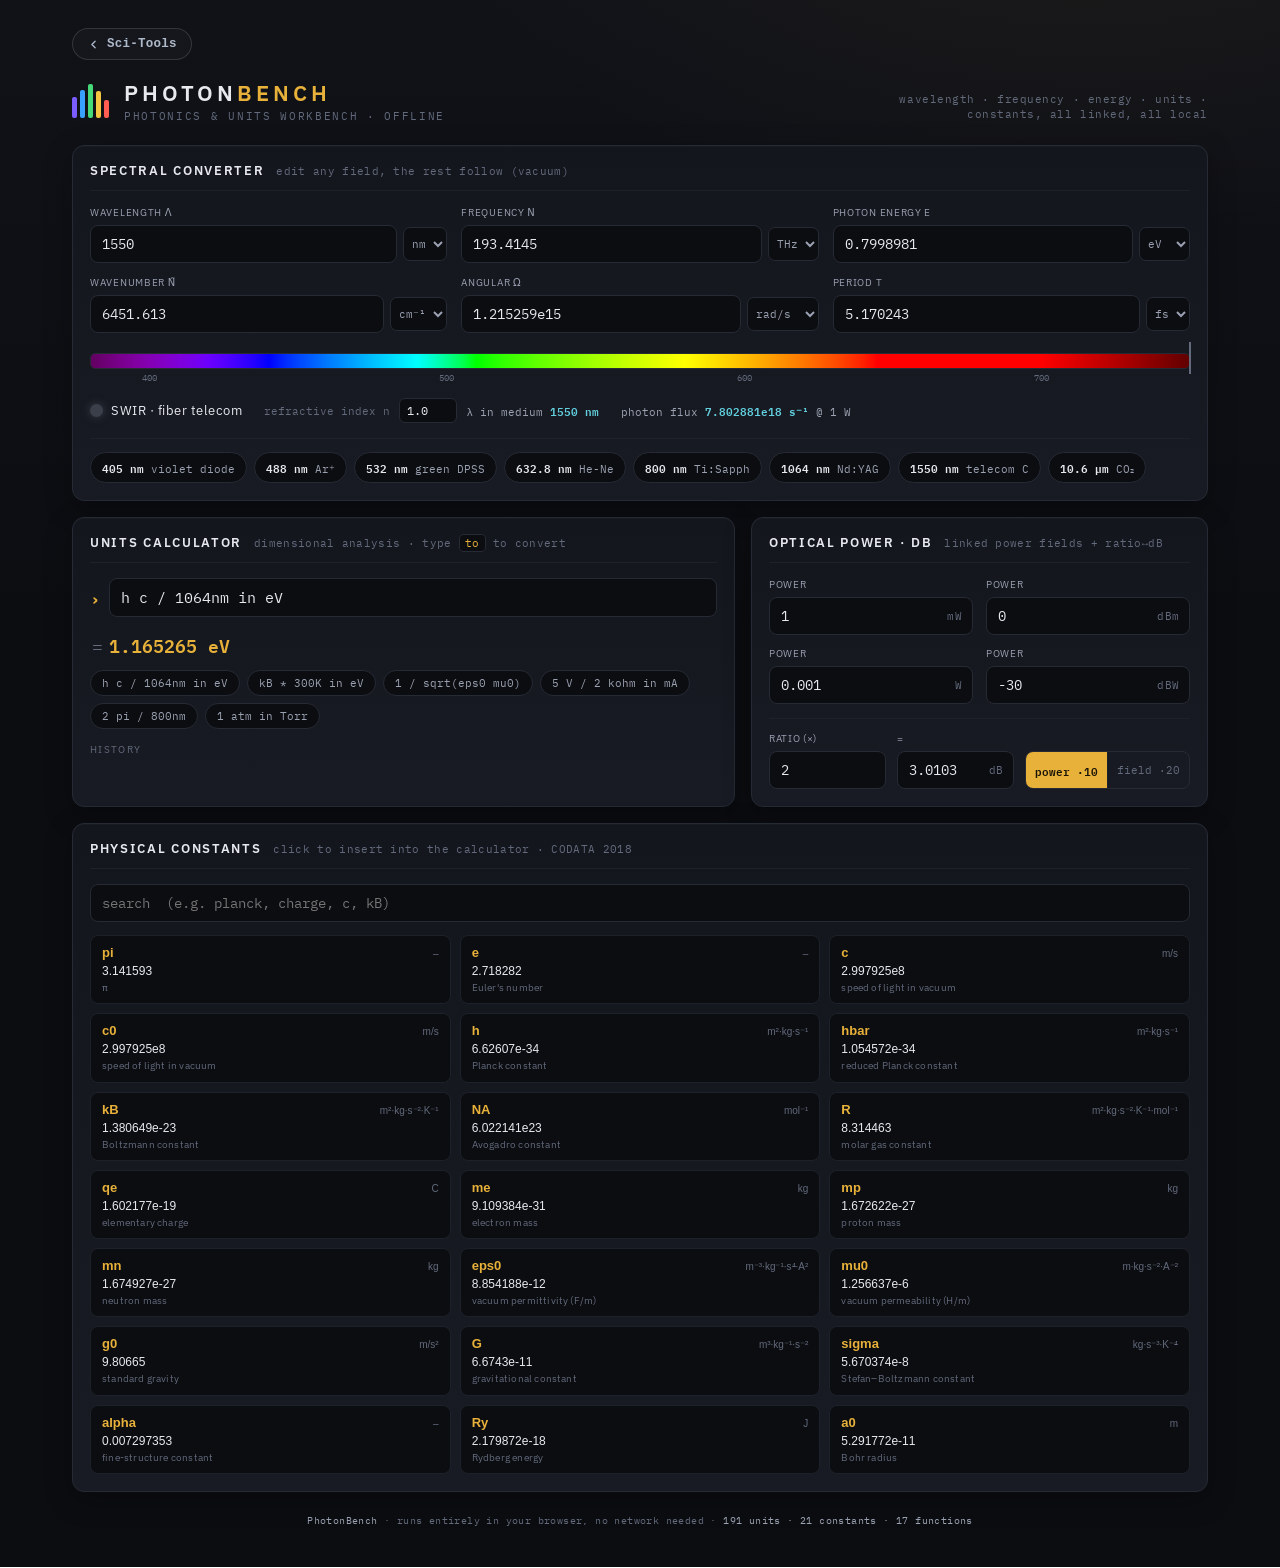
<file: tools/photonbench/index.html>
<!DOCTYPE html>
<html lang="en">
<head>
<meta charset="UTF-8" />
<meta name="viewport" content="width=device-width, initial-scale=1.0" />
<title>PhotonBench &middot; photonics &amp; units workbench</title>
<link rel="stylesheet" href="../../assets/fonts.css" />
<link rel="stylesheet" href="css/style.css" />
</head>
<body>
<div id="app">
  <style>
  .sci-back{display:inline-flex;align-items:center;gap:7px;margin:2px 0 18px;font-family:ui-monospace,SFMono-Regular,Menlo,Consolas,monospace;font-size:12.5px;font-weight:600;letter-spacing:.02em;color:#aeb9c9;text-decoration:none;padding:8px 14px;border:1px solid rgba(255,255,255,.13);border-radius:999px;background:rgba(255,255,255,.025);transition:color .18s ease,border-color .18s ease,transform .18s ease}
  .sci-back:hover{color:#fff;border-color:rgba(255,255,255,.32);transform:translateX(-2px)}
  .sci-back svg{transition:transform .18s ease}
  .sci-back:hover svg{transform:translateX(-3px)}
  </style>
  <a class="sci-back" href="../../index.html" aria-label="Back to Sci-Tools"><svg width="13" height="13" viewBox="0 0 24 24" fill="none" stroke="currentColor" stroke-width="2.4" stroke-linecap="round" stroke-linejoin="round"><path d="M15 18l-6-6 6-6"/></svg>Sci-Tools</a>

  <header class="topbar">
    <div class="brand">
      <div class="mark"><span></span><span></span><span></span><span></span><span></span></div>
      <div class="titles">
        <h1>PHOTON<b>BENCH</b></h1>
        <p>photonics &amp; units workbench · offline</p>
      </div>
    </div>
    <div class="tagline">wavelength · frequency · energy · units · constants, all linked, all local</div>
  </header>

  <main class="grid">

    <!-- ===== spectral converter (hero) ===== -->
    <section class="card span-2" id="card-spectral">
      <div class="card-head"><span class="ch-title">spectral converter</span>
        <span class="ch-sub">edit any field, the rest follow (vacuum)</span></div>

      <div class="spec-fields">
        <div class="field"><label>wavelength λ</label>
          <div class="inwrap"><input id="f-wavelength" data-q="wavelength" inputmode="decimal" autocomplete="off"><select class="u-sel" id="u-wavelength" data-q="wavelength" title="unit"></select></div></div>
        <div class="field"><label>frequency ν</label>
          <div class="inwrap"><input id="f-frequency" data-q="frequency" inputmode="decimal" autocomplete="off"><select class="u-sel" id="u-frequency" data-q="frequency" title="unit"></select></div></div>
        <div class="field"><label>photon energy E</label>
          <div class="inwrap"><input id="f-energy" data-q="energy" inputmode="decimal" autocomplete="off"><select class="u-sel" id="u-energy" data-q="energy" title="unit"></select></div></div>
        <div class="field"><label>wavenumber ν̃</label>
          <div class="inwrap"><input id="f-wavenumber" data-q="wavenumber" inputmode="decimal" autocomplete="off"><select class="u-sel" id="u-wavenumber" data-q="wavenumber" title="unit"></select></div></div>
        <div class="field"><label>angular ω</label>
          <div class="inwrap"><input id="f-angular" data-q="angular" inputmode="decimal" autocomplete="off"><select class="u-sel" id="u-angular" data-q="angular" title="unit"></select></div></div>
        <div class="field"><label>period T</label>
          <div class="inwrap"><input id="f-period" data-q="period" inputmode="decimal" autocomplete="off"><select class="u-sel" id="u-period" data-q="period" title="unit"></select></div></div>
      </div>

      <div class="ruler" id="ruler">
        <div class="ruler-bar" id="ruler-bar"></div>
        <div class="ruler-marker" id="ruler-marker"><i></i></div>
        <div class="ruler-ticks" id="ruler-ticks"></div>
      </div>

      <div class="spec-readout">
        <div class="band" id="band"><span class="dot" id="band-dot"></span><span id="band-name">·</span></div>
        <div class="medium">
          <label>refractive index n</label>
          <input id="f-nindex" value="1.0" inputmode="decimal" autocomplete="off">
          <span class="med-out">λ in medium <b id="lambda-medium">·</b></span>
        </div>
        <div class="flux">photon flux <b id="flux">·</b> @ 1 W</div>
      </div>

      <div class="presets" id="presets"></div>
    </section>

    <!-- ===== calculator ===== -->
    <section class="card" id="card-calc">
      <div class="card-head"><span class="ch-title">units calculator</span>
        <span class="ch-sub">dimensional analysis · type <kbd>to</kbd> to convert</span></div>
      <div class="calc-inwrap">
        <span class="prompt">›</span>
        <input id="calc-input" placeholder="h c / 1064nm in eV" autocomplete="off" autocapitalize="off" spellcheck="false">
      </div>
      <div class="calc-result" id="calc-result"><span class="cr-placeholder">= …</span></div>
      <div class="calc-examples" id="calc-examples"></div>
      <div class="calc-history-head">history</div>
      <div class="calc-history" id="calc-history"></div>
    </section>

    <!-- ===== power / dB ===== -->
    <section class="card" id="card-power">
      <div class="card-head"><span class="ch-title">optical power · dB</span>
        <span class="ch-sub">linked power fields + ratio↔dB</span></div>
      <div class="pw-fields">
        <div class="field"><label>power</label><div class="inwrap"><input id="p-mW" data-pfield="mW" inputmode="decimal" autocomplete="off"><span class="u">mW</span></div></div>
        <div class="field"><label>power</label><div class="inwrap"><input id="p-dBm" data-pfield="dBm" inputmode="decimal" autocomplete="off"><span class="u">dBm</span></div></div>
        <div class="field"><label>power</label><div class="inwrap"><input id="p-watt" data-pfield="watt" inputmode="decimal" autocomplete="off"><span class="u">W</span></div></div>
        <div class="field"><label>power</label><div class="inwrap"><input id="p-dBW" data-pfield="dBW" inputmode="decimal" autocomplete="off"><span class="u">dBW</span></div></div>
      </div>
      <div class="ratio-row">
        <div class="field"><label>ratio (×)</label><div class="inwrap"><input id="r-ratio" inputmode="decimal" autocomplete="off"></div></div>
        <div class="field"><label>=</label><div class="inwrap"><input id="r-db" inputmode="decimal" autocomplete="off"><span class="u">dB</span></div></div>
        <div class="seg" id="r-mode">
          <button data-mode="power" class="active">power ·10</button>
          <button data-mode="amp">field ·20</button>
        </div>
      </div>
    </section>

    <!-- ===== constants ===== -->
    <section class="card span-2" id="card-const">
      <div class="card-head"><span class="ch-title">physical constants</span>
        <span class="ch-sub">click to insert into the calculator · CODATA 2018</span></div>
      <input id="const-search" class="const-search" placeholder="search  (e.g. planck, charge, c, kB)" autocomplete="off">
      <div class="const-grid" id="const-grid"></div>
    </section>

  </main>

  <footer class="footer">
    <span>PhotonBench</span> · runs entirely in your browser, no network needed ·
    <span id="foot-counts"></span>
  </footer>
</div>

<script src="js/units.js"></script>
<script src="js/optics.js"></script>
<script src="js/app.js"></script>
</body>
</html>
</file>
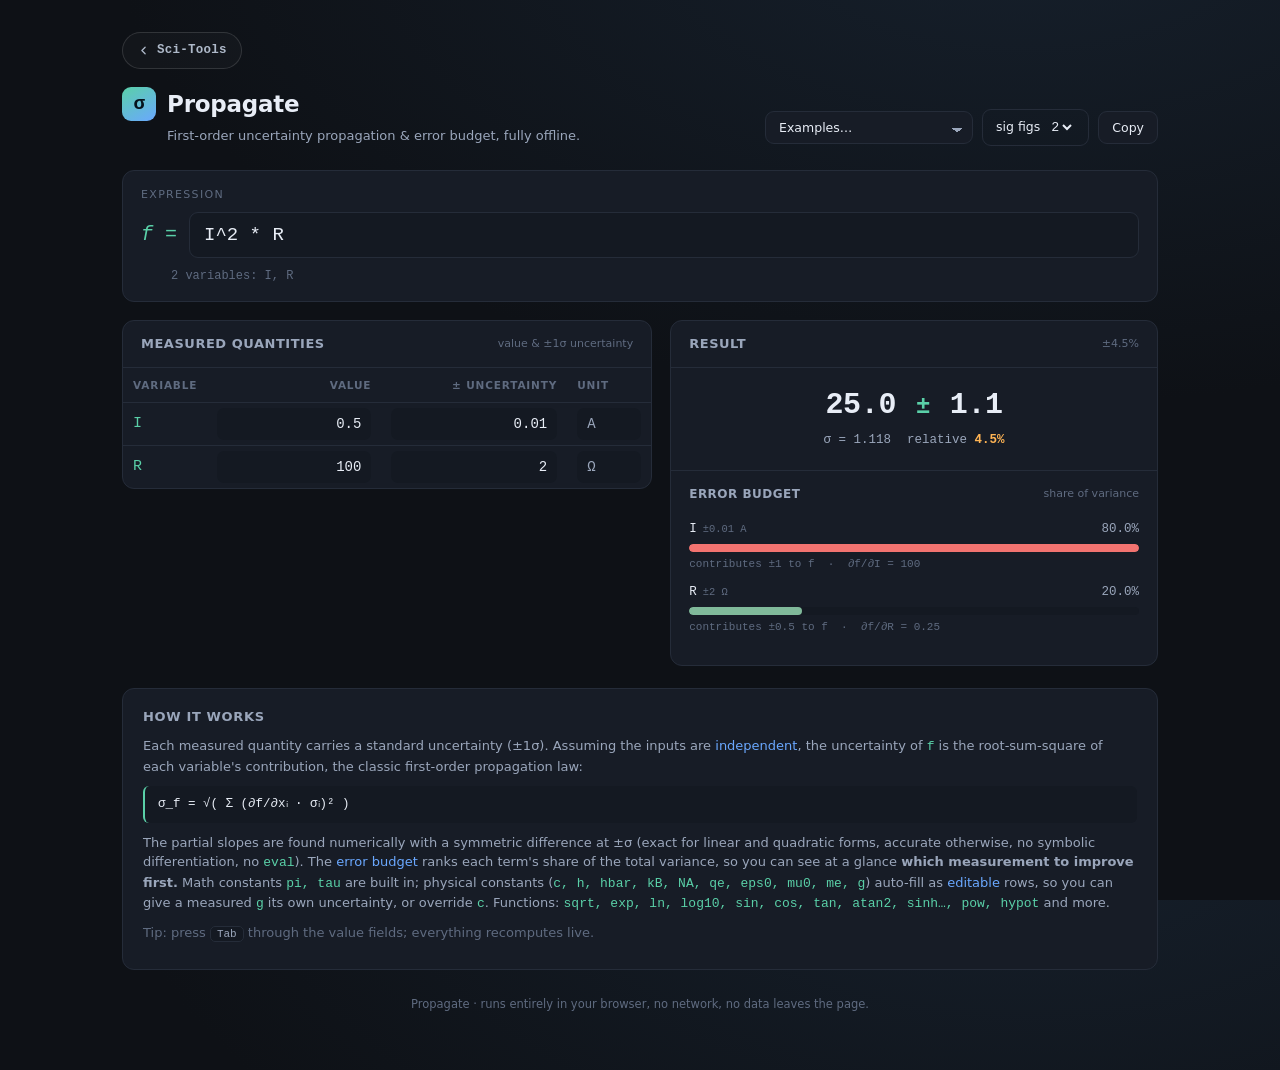
<file: tools/propagate/index.html>
<!DOCTYPE html>
<html lang="en">
<head>
<meta charset="UTF-8" />
<meta name="viewport" content="width=device-width, initial-scale=1.0" />
<title>Propagate &middot; uncertainty &amp; error-budget calculator</title>
<meta name="description" content="Offline first-order uncertainty propagation calculator with an error budget: see which measurement dominates your result's error." />
<style>
:root{
  --bg:#0e1116; --bg2:#141922; --card:#171c26; --line:#252c39;
  --ink:#e8edf6; --dim:#9aa6bb; --faint:#5f6b80;
  --accent:#5ad0a8; --accent2:#6aa8ff; --warn:#ff6b6b; --amber:#ffb454;
  --mono:"JetBrains Mono","SF Mono","Cascadia Code",ui-monospace,monospace;
  --sans:"Inter","Segoe UI",system-ui,-apple-system,sans-serif;
  --r:12px;
}
*{box-sizing:border-box;margin:0;padding:0}
html,body{height:100%}
body{
  font-family:var(--sans); color:var(--ink);
  background:radial-gradient(130% 100% at 80% -10%,#16202c 0%,var(--bg) 55%);
  min-height:100vh; line-height:1.5; -webkit-font-smoothing:antialiased;
}
a{color:var(--accent2);text-decoration:none}
.wrap{max-width:1080px;margin:0 auto;padding:30px 22px 60px}

/* header */
header{display:flex;align-items:flex-end;justify-content:space-between;gap:16px;margin-bottom:24px;flex-wrap:wrap}
.brand h1{font-size:23px;font-weight:700;letter-spacing:-.01em;display:flex;align-items:center;gap:11px}
.sigma{display:inline-grid;place-items:center;width:34px;height:34px;border-radius:9px;
  background:linear-gradient(150deg,var(--accent),var(--accent2));color:#06121d;font-family:var(--mono);font-weight:700;font-size:19px}
.brand p{color:var(--dim);font-size:13px;margin-top:5px;margin-left:45px}
.head-actions{display:flex;gap:9px;align-items:center}
.btn{font-family:var(--sans);font-size:12.5px;color:var(--ink);background:var(--card);border:1px solid var(--line);
  border-radius:9px;padding:8px 13px;cursor:pointer;transition:.15s}
.btn:hover{border-color:var(--accent);color:#fff}
.btn.ghost{background:transparent}
select option{background:#171c26;color:#e8edf6}
select.btn{appearance:none;padding-right:28px;background-image:linear-gradient(45deg,transparent 50%,var(--dim) 50%),linear-gradient(135deg,var(--dim) 50%,transparent 50%);
  background-position:calc(100% - 15px) 16px,calc(100% - 10px) 16px;background-size:5px 5px;background-repeat:no-repeat}

/* expression */
.expr-card{background:var(--card);border:1px solid var(--line);border-radius:var(--r);padding:16px 18px;margin-bottom:18px}
.expr-card label{display:block;font-size:11px;letter-spacing:.12em;text-transform:uppercase;color:var(--faint);margin-bottom:9px}
.expr-row{display:flex;align-items:center;gap:12px}
.fx{font-family:var(--mono);color:var(--accent);font-size:20px;font-style:italic}
#expr{flex:1;font-family:var(--mono);font-size:19px;color:var(--ink);background:var(--bg2);
  border:1px solid var(--line);border-radius:9px;padding:11px 14px;outline:none;transition:.15s}
#expr:focus{border-color:var(--accent)}
#expr.err{border-color:var(--warn)}
.expr-msg{min-height:17px;font-family:var(--mono);font-size:12px;color:var(--warn);margin-top:9px;margin-left:30px}
.expr-msg.okmsg{color:var(--faint)}

/* layout */
.cols{display:grid;grid-template-columns:1fr 0.92fr;gap:18px;align-items:start}
@media(max-width:840px){.cols{grid-template-columns:1fr}}
.panel{background:var(--card);border:1px solid var(--line);border-radius:var(--r);overflow:hidden}
.panel-h{padding:13px 18px;border-bottom:1px solid var(--line);display:flex;justify-content:space-between;align-items:center}
.panel-h h2{font-size:13px;letter-spacing:.04em;color:var(--dim);font-weight:600;text-transform:uppercase}
.panel-h .hint{font-size:11px;color:var(--faint)}

/* variables table */
.vtable{width:100%;border-collapse:collapse;font-size:13.5px}
.vtable th{font-size:10.5px;letter-spacing:.08em;text-transform:uppercase;color:var(--faint);font-weight:600;text-align:left;padding:10px 10px 8px}
.vtable th.num,.vtable td.num{text-align:right}
.vtable td{padding:5px 10px;border-top:1px solid var(--line)}
.vname{font-family:var(--mono);color:var(--accent);font-size:15px}
.vin{font-family:var(--mono);font-size:14px;width:100%;background:var(--bg2);border:1px solid transparent;border-radius:7px;
  padding:7px 9px;color:var(--ink);outline:none;text-align:right;transition:.12s}
.vin:focus{border-color:var(--accent2);background:#10151d}
.vin.unit{text-align:left;color:var(--dim);width:64px}
.pm{color:var(--faint);font-family:var(--mono);padding:0 2px}
.empty{padding:26px 18px;color:var(--faint);font-size:13px;text-align:center}

/* result */
.result-main{padding:20px 18px;text-align:center;border-bottom:1px solid var(--line)}
.result-val{font-family:var(--mono);font-size:30px;font-weight:600;letter-spacing:-.01em;line-height:1.15;word-break:break-word}
.result-val .pm{color:var(--accent);font-size:24px}
.result-val .unit{color:var(--dim);font-size:20px;margin-left:8px}
.result-sub{margin-top:9px;font-size:12.5px;color:var(--dim);font-family:var(--mono);display:flex;gap:16px;justify-content:center;flex-wrap:wrap}
.result-sub b{color:var(--amber);font-weight:600}

/* budget */
.budget{padding:14px 18px 18px}
.budget-empty{color:var(--faint);font-size:12.5px;padding:8px 0}
.brow{margin:11px 0}
.brow-top{display:flex;justify-content:space-between;font-size:12.5px;margin-bottom:5px}
.brow-name{font-family:var(--mono);color:var(--ink)}
.brow-name small{color:var(--faint);margin-left:6px}
.brow-pct{font-family:var(--mono);color:var(--dim)}
.bar{height:8px;border-radius:6px;background:var(--bg2);overflow:hidden}
.bar i{display:block;height:100%;border-radius:6px;transition:width .25s ease}
.brow-foot{font-size:11px;color:var(--faint);font-family:var(--mono);margin-top:4px}

/* footer note / about */
.about{margin-top:22px;background:var(--card);border:1px solid var(--line);border-radius:var(--r);padding:18px 20px}
.about h3{font-size:13px;color:var(--dim);text-transform:uppercase;letter-spacing:.05em;margin-bottom:10px}
.about p{color:var(--dim);font-size:13px;margin-bottom:9px}
.about code,.eq{font-family:var(--mono);color:var(--accent)}
.eq{display:block;background:var(--bg2);border-left:2px solid var(--accent);padding:9px 13px;border-radius:6px;margin:10px 0;font-size:12.5px;color:var(--ink);white-space:pre-wrap}
.about em{color:var(--accent2);font-style:normal}
kbd{font-family:var(--mono);font-size:11px;background:var(--bg2);border:1px solid var(--line);border-radius:5px;padding:1px 6px;color:var(--dim)}
.foot{margin-top:26px;text-align:center;color:var(--faint);font-size:11.5px}
.toast{position:fixed;bottom:22px;left:50%;transform:translateX(-50%);background:var(--card);border:1px solid var(--accent);
  border-radius:9px;padding:9px 16px;font-size:12.5px;opacity:0;pointer-events:none;transition:.25s}
.toast.show{opacity:1}
</style>
</head>
<body>
<div class="wrap">
  <style>
  .sci-back{display:inline-flex;align-items:center;gap:7px;margin:2px 0 18px;font-family:ui-monospace,SFMono-Regular,Menlo,Consolas,monospace;font-size:12.5px;font-weight:600;letter-spacing:.02em;color:#aeb9c9;text-decoration:none;padding:8px 14px;border:1px solid rgba(255,255,255,.13);border-radius:999px;background:rgba(255,255,255,.025);transition:color .18s ease,border-color .18s ease,transform .18s ease}
  .sci-back:hover{color:#fff;border-color:rgba(255,255,255,.32);transform:translateX(-2px)}
  .sci-back svg{transition:transform .18s ease}
  .sci-back:hover svg{transform:translateX(-3px)}
  </style>
  <a class="sci-back" href="../../index.html" aria-label="Back to Sci-Tools"><svg width="13" height="13" viewBox="0 0 24 24" fill="none" stroke="currentColor" stroke-width="2.4" stroke-linecap="round" stroke-linejoin="round"><path d="M15 18l-6-6 6-6"/></svg>Sci-Tools</a>

  <header>
    <div class="brand">
      <h1><span class="sigma">σ</span>Propagate</h1>
      <p>First-order uncertainty propagation &amp; error budget, fully offline.</p>
    </div>
    <div class="head-actions">
      <select class="btn" id="examples" title="Load an example"><option value="">Examples…</option></select>
      <label class="btn ghost" style="display:flex;gap:7px;align-items:center;cursor:pointer">sig figs
        <select id="sig" style="background:transparent;border:none;color:var(--ink);font-family:var(--mono);outline:none;cursor:pointer">
          <option>1</option><option selected>2</option><option>3</option>
        </select>
      </label>
      <button class="btn" id="copy" title="Copy result">Copy</button>
    </div>
  </header>

  <div class="expr-card">
    <label>Expression</label>
    <div class="expr-row">
      <span class="fx">f =</span>
      <input id="expr" spellcheck="false" autocomplete="off" value="I^2 * R" />
    </div>
    <div class="expr-msg okmsg" id="msg"></div>
  </div>

  <div class="cols">
    <div class="panel">
      <div class="panel-h"><h2>Measured quantities</h2><span class="hint">value &amp; ±1σ uncertainty</span></div>
      <div id="vars-wrap">
        <table class="vtable">
          <thead><tr><th>Variable</th><th class="num">Value</th><th class="num">± Uncertainty</th><th>Unit</th></tr></thead>
          <tbody id="vars"></tbody>
        </table>
        <div class="empty" id="vars-empty" style="display:none">Type an expression with variables above.</div>
      </div>
    </div>

    <div class="panel">
      <div class="panel-h"><h2>Result</h2><span class="hint" id="rel-hint"></span></div>
      <div class="result-main">
        <div class="result-val" id="rval">·</div>
        <div class="result-sub" id="rsub"></div>
      </div>
      <div class="budget">
        <div class="panel-h" style="padding:0 0 6px;border:none"><h2 style="font-size:12px">Error budget</h2><span class="hint">share of variance</span></div>
        <div id="budget"></div>
      </div>
    </div>
  </div>

  <div class="about">
    <h3>How it works</h3>
    <p>Each measured quantity carries a standard uncertainty (±1σ). Assuming the inputs are
    <em>independent</em>, the uncertainty of <code>f</code> is the root-sum-square of each variable's
    contribution, the classic first-order propagation law:</p>
    <span class="eq">σ_f = √( Σ (∂f/∂xᵢ · σᵢ)² )</span>
    <p>The partial slopes are found numerically with a symmetric difference at ±σ (exact for linear and
    quadratic forms, accurate otherwise, no symbolic differentiation, no <code>eval</code>). The
    <em>error budget</em> ranks each term's share of the total variance, so you can see at a glance
    <b>which measurement to improve first.</b> Math constants <code>pi, tau</code> are built in; physical
    constants (<code>c, h, hbar, kB, NA, qe, eps0, mu0, me, g</code>) auto-fill as <em>editable</em> rows,
    so you can give a measured <code>g</code> its own uncertainty, or override <code>c</code>.
    Functions: <code>sqrt, exp, ln, log10, sin, cos, tan, atan2, sinh…, pow, hypot</code> and more.</p>
    <p style="color:var(--faint)">Tip: press <kbd>Tab</kbd> through the value fields; everything recomputes live.</p>
  </div>

  <div class="foot">Propagate · runs entirely in your browser, no network, no data leaves the page.</div>
</div>
<div class="toast" id="toast"></div>

<script src="propagate.js"></script>
<script src="app.js"></script>
</body>
</html>
</file>
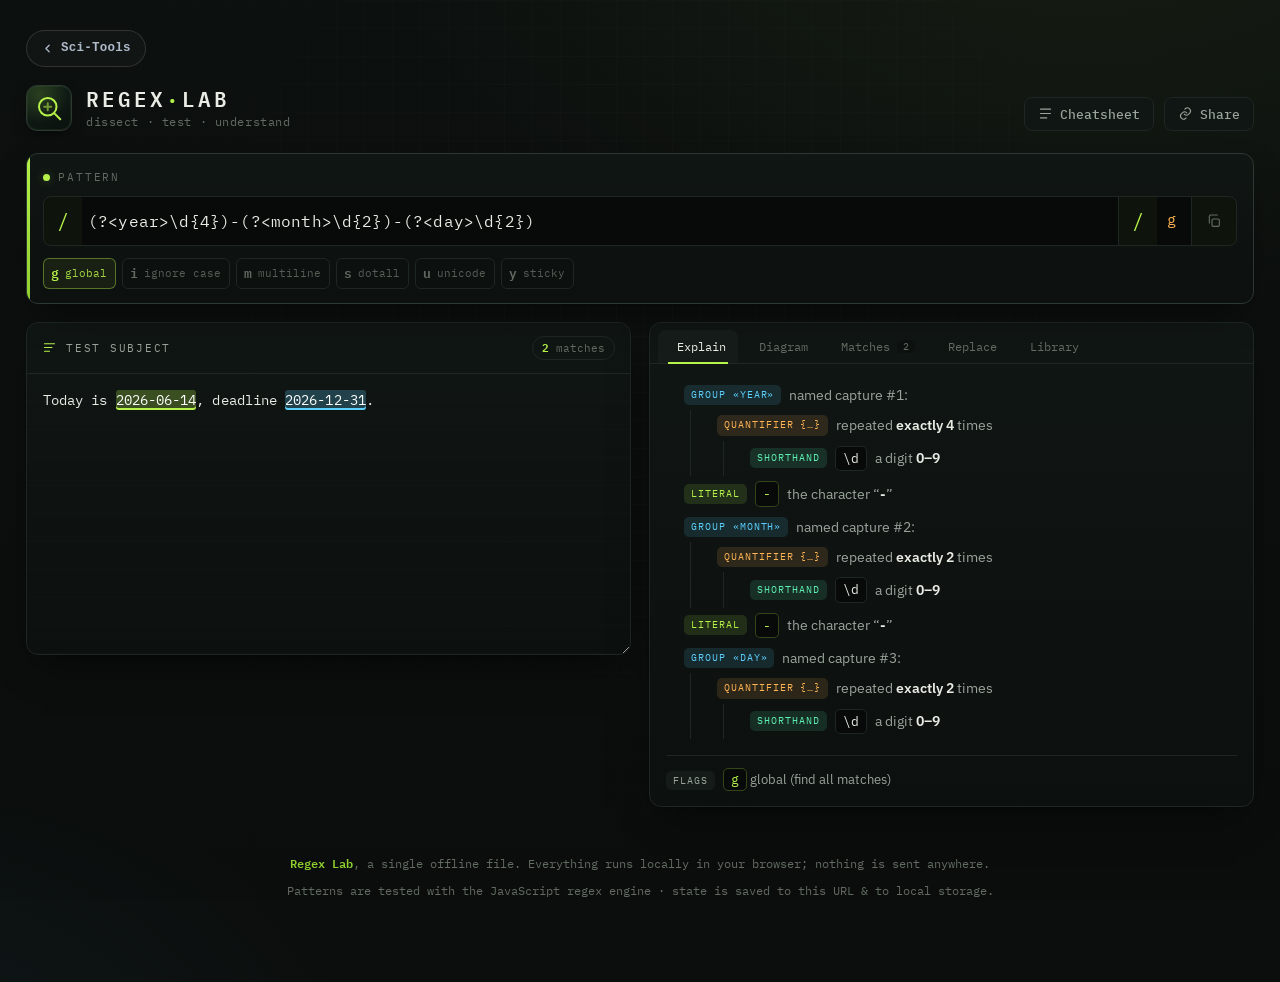
<file: tools/regex-lab/index.html>
<!DOCTYPE html>
<html lang="en">
<head>
<meta charset="UTF-8" />
<meta name="viewport" content="width=device-width, initial-scale=1.0" />
<title>Regex Lab &middot; dissect, test &amp; understand regular expressions</title>
<meta name="description" content="An offline workbench for regular expressions: live testing, plain-English explanations, railroad diagrams, capture groups and substitution preview." />
<link rel="stylesheet" href="../../assets/fonts.css">
<style>
/* ============================================================
   REGEX LAB, a precision instrument for regular expressions
   Single-file, offline-capable. Aesthetic: dark "lab bench",
   phosphor-lime signal on warm near-black, technical mono type.
   ============================================================ */
:root{
  --bg:#0b0e0d;
  --bg-2:#0e1311;
  --panel:#101614;
  --panel-2:#0c100f;
  --raise:#141b18;
  --border:#1e2723;
  --border-bright:#2c3832;
  --ink:#e9ece4;
  --ink-dim:#9aa49b;
  --ink-faint:#626b62;
  --acid:#b6f24a;
  --acid-deep:#8fcf2e;
  --acid-glow:rgba(182,242,74,.16);
  --amber:#ffb454;
  --cyan:#5cd1ff;
  --magenta:#ff79b0;
  --violet:#bba0ff;
  --rose:#ff6b6b;
  --mint:#5ff0b4;
  --shadow:0 16px 40px -16px rgba(0,0,0,.7);
  --font-ui:'IBM Plex Sans',ui-sans-serif,system-ui,-apple-system,sans-serif;
  --font-mono:'IBM Plex Mono',ui-monospace,'SF Mono',Menlo,Consolas,monospace;
  --font-label:'IBM Plex Mono',ui-monospace,monospace;
  --r:12px;
  --r-sm:8px;
}
*{box-sizing:border-box}
html,body{margin:0;padding:0}
body{
  background:
    radial-gradient(1200px 700px at 85% -10%, rgba(182,242,74,.06), transparent 60%),
    radial-gradient(900px 600px at -10% 110%, rgba(92,209,255,.05), transparent 55%),
    linear-gradient(180deg,#0c100f,#0a0d0c) fixed,
    var(--bg);
  color:var(--ink);
  font-family:var(--font-ui);
  font-size:15px;
  line-height:1.5;
  -webkit-font-smoothing:antialiased;
  min-height:100vh;
}
/* faint graph-paper grid overlay */
body::before{
  content:"";position:fixed;inset:0;pointer-events:none;z-index:0;
  background-image:
    linear-gradient(rgba(255,255,255,.018) 1px,transparent 1px),
    linear-gradient(90deg,rgba(255,255,255,.018) 1px,transparent 1px);
  background-size:28px 28px;
  mask-image:radial-gradient(circle at 50% 30%,#000 0%,transparent 90%);
}
.wrap{position:relative;z-index:1;max-width:1340px;margin:0 auto;padding:28px 26px 80px}
a{color:inherit}
::selection{background:var(--acid-glow);color:#fff}

/* ---------- header ---------- */
header.top{display:flex;align-items:flex-end;justify-content:space-between;gap:24px;flex-wrap:wrap;margin-bottom:22px}
.brand{display:flex;align-items:center;gap:14px}
.mark{
  width:46px;height:46px;flex:0 0 auto;border-radius:11px;
  background:linear-gradient(145deg,#11211a,#0b110e);
  border:1px solid var(--border-bright);
  display:grid;place-items:center;position:relative;overflow:hidden;
  box-shadow:inset 0 0 0 1px rgba(182,242,74,.06),0 6px 18px -8px #000;
}
.mark svg{width:30px;height:30px}
.mark::after{content:"";position:absolute;inset:0;background:radial-gradient(circle at 30% 20%,var(--acid-glow),transparent 60%)}
.wordmark{display:flex;flex-direction:column;line-height:1}
.wordmark .t{font-family:var(--font-label);font-weight:700;font-size:21px;letter-spacing:.14em;color:var(--ink)}
.wordmark .t b{color:var(--acid)}
.wordmark .s{font-size:11.5px;color:var(--ink-faint);letter-spacing:.05em;margin-top:7px;font-family:var(--font-mono)}
.top-actions{display:flex;gap:10px;align-items:center}

/* ---------- generic buttons ---------- */
.btn{
  font-family:var(--font-mono);font-size:12.5px;font-weight:500;
  color:var(--ink-dim);background:var(--panel);border:1px solid var(--border);
  padding:8px 13px;border-radius:var(--r-sm);cursor:pointer;
  display:inline-flex;align-items:center;gap:7px;transition:.16s ease;white-space:nowrap;
}
.btn:hover{border-color:var(--border-bright);color:var(--ink);background:var(--raise)}
.btn:active{transform:translateY(1px)}
.btn.accent{color:#0a0d0c;background:var(--acid);border-color:var(--acid)}
.btn.accent:hover{background:#c6ff5f}
.btn svg{width:15px;height:15px}
.icon-btn{padding:7px 9px}

/* ---------- pattern bar ---------- */
.pattern-card{
  background:linear-gradient(180deg,var(--panel),var(--panel-2));
  border:1px solid var(--border-bright);border-radius:var(--r);
  padding:16px 16px 14px;box-shadow:var(--shadow);position:relative;overflow:hidden;
}
.pattern-card::before{content:"";position:absolute;left:0;top:0;height:100%;width:3px;background:linear-gradient(var(--acid),var(--acid-deep))}
.pc-label{font-family:var(--font-label);font-size:10.5px;letter-spacing:.18em;color:var(--ink-faint);text-transform:uppercase;margin-bottom:10px;display:flex;align-items:center;gap:8px}
.pc-label .dot{width:7px;height:7px;border-radius:50%;background:var(--ink-faint);box-shadow:0 0 0 0 transparent;transition:.2s}
.pc-label .dot.ok{background:var(--acid);box-shadow:0 0 10px 1px var(--acid-glow)}
.pc-label .dot.err{background:var(--rose);box-shadow:0 0 10px 1px rgba(255,107,107,.35)}
.pattern-row{display:flex;align-items:stretch;gap:0;background:#070a09;border:1px solid var(--border);border-radius:var(--r-sm);overflow:hidden}
.delim{display:flex;align-items:center;padding:0 13px;font-family:var(--font-mono);font-size:20px;color:var(--acid);background:rgba(182,242,74,.04);user-select:none}
.delim.r{border-left:1px solid var(--border)}
#pattern{
  flex:1;min-width:0;border:none;outline:none;background:transparent;color:var(--ink);
  font-family:var(--font-mono);font-size:16px;padding:14px 6px;letter-spacing:.01em;
}
#pattern::placeholder{color:var(--ink-faint)}
.flags-box{display:flex;align-items:center;padding:0 10px;font-family:var(--font-mono);font-size:15px;color:var(--amber);min-width:34px}
.flags-box:empty::after{content:"–";color:var(--ink-faint)}
.copy-regex{display:flex;align-items:center;padding:0 14px;background:rgba(182,242,74,.04);border:0;border-left:1px solid var(--border);color:var(--ink-faint);cursor:pointer;transition:.15s}
.copy-regex:hover{color:var(--acid);background:rgba(182,242,74,.1)}
.copy-regex svg{width:16px;height:16px}

.pattern-meta{display:flex;align-items:center;justify-content:space-between;gap:14px;margin-top:12px;flex-wrap:wrap}
.flags{display:flex;gap:6px;flex-wrap:wrap}
.flag{
  font-family:var(--font-mono);font-size:12px;color:var(--ink-faint);
  border:1px solid var(--border);background:var(--panel-2);border-radius:6px;
  padding:5px 8px 5px 7px;cursor:pointer;display:flex;align-items:center;gap:6px;transition:.14s;user-select:none;
}
.flag:hover{border-color:var(--border-bright);color:var(--ink-dim)}
.flag.on{color:var(--acid);border-color:rgba(182,242,74,.4);background:rgba(182,242,74,.07)}
.flag .k{font-weight:700;font-size:13px}
.flag .d{opacity:.85;font-size:11px}
.err-msg{color:var(--rose);font-family:var(--font-mono);font-size:12.5px;display:none;align-items:center;gap:7px}
.err-msg.show{display:flex}
.err-msg svg{width:14px;height:14px;flex:0 0 auto}

/* ---------- main grid ---------- */
.grid{display:grid;grid-template-columns:1fr 1fr;gap:18px;margin-top:18px;align-items:start}
@media(max-width:980px){.grid{grid-template-columns:1fr}}
.panel{
  background:linear-gradient(180deg,var(--panel),var(--panel-2));
  border:1px solid var(--border);border-radius:var(--r);overflow:hidden;box-shadow:var(--shadow);
}
.panel-head{display:flex;align-items:center;justify-content:space-between;gap:10px;padding:13px 15px;border-bottom:1px solid var(--border)}
.panel-title{font-family:var(--font-label);font-size:11px;letter-spacing:.16em;text-transform:uppercase;color:var(--ink-dim);display:flex;align-items:center;gap:9px}
.panel-title .ic{color:var(--acid);display:flex}
.panel-title .ic svg{width:15px;height:15px}
.count-pill{font-family:var(--font-mono);font-size:11px;color:var(--ink-faint);border:1px solid var(--border);border-radius:20px;padding:2px 9px}
.count-pill b{color:var(--acid);font-weight:600}

/* test input + highlight overlay */
.code-wrap{position:relative}
.code-field{
  font-family:var(--font-mono);font-size:14px;line-height:1.65;letter-spacing:.005em;
  padding:15px 16px;border:0;margin:0;width:100%;
  white-space:pre-wrap;word-break:break-word;overflow-wrap:break-word;tab-size:4;
}
#test{
  position:relative;z-index:2;background:transparent;color:transparent;caret-color:var(--acid);
  resize:vertical;min-height:280px;outline:none;display:block;
}
#test::selection{background:rgba(182,242,74,.22);color:transparent}
.backdrop{
  position:absolute;inset:0;z-index:1;color:var(--ink);overflow:hidden;pointer-events:none;
  background:repeating-linear-gradient(180deg,transparent 0 ,transparent 27px,rgba(255,255,255,.012) 27px,rgba(255,255,255,.012) 28px);
}
.backdrop mark{border-radius:3px;padding:1px 0;color:#fff;box-shadow:inset 0 0 0 1px rgba(255,255,255,.06)}
.hl0{background:rgba(182,242,74,.26);box-shadow:inset 0 -2px 0 var(--acid)!important}
.hl1{background:rgba(92,209,255,.24);box-shadow:inset 0 -2px 0 var(--cyan)!important}
.hl2{background:rgba(255,180,84,.26);box-shadow:inset 0 -2px 0 var(--amber)!important}
.hl3{background:rgba(255,121,176,.24);box-shadow:inset 0 -2px 0 var(--magenta)!important}
.hl4{background:rgba(187,160,255,.26);box-shadow:inset 0 -2px 0 var(--violet)!important}
.hl5{background:rgba(95,240,180,.22);box-shadow:inset 0 -2px 0 var(--mint)!important}
.zwm{display:inline-block;width:0;border-left:2px solid var(--amber);height:1.1em;vertical-align:text-bottom;margin:0 -1px;opacity:.8}

/* tabs */
.tabs{display:flex;gap:2px;padding:7px 8px 0;border-bottom:1px solid var(--border);flex-wrap:wrap}
.tab{
  font-family:var(--font-mono);font-size:12px;color:var(--ink-faint);background:transparent;border:0;
  padding:9px 12px;cursor:pointer;border-radius:7px 7px 0 0;position:relative;transition:.14s;display:flex;align-items:center;gap:7px;
}
.tab:hover{color:var(--ink-dim)}
.tab.on{color:var(--ink);background:var(--raise)}
.tab.on::after{content:"";position:absolute;left:10px;right:10px;bottom:-1px;height:2px;background:var(--acid)}
.tab .n{font-size:10px;color:var(--ink-faint);background:var(--panel-2);border-radius:10px;padding:0 6px}
.tab.on .n{color:var(--acid)}
.tab-body{padding:16px;min-height:300px;max-height:620px;overflow:auto}
.tab-pane{display:none}
.tab-pane.on{display:block;animation:fade .25s ease}
@keyframes fade{from{opacity:0;transform:translateY(4px)}to{opacity:1;transform:none}}

.empty{color:var(--ink-faint);font-family:var(--font-mono);font-size:13px;text-align:center;padding:46px 18px;line-height:1.8}
.empty svg{width:34px;height:34px;opacity:.4;display:block;margin:0 auto 14px}

/* ---------- explanation tree ---------- */
.tree{font-size:14px}
.node{position:relative;padding-left:18px}
.node>.node-self{display:flex;flex-wrap:wrap;align-items:center;gap:8px;padding:5px 0}
.node>.kids{border-left:1px solid var(--border);margin-left:6px;padding-left:8px}
.node.root{padding-left:0}
.node.root>.kids{border-left:0;margin-left:0;padding-left:0}
.tag{font-family:var(--font-label);font-size:9.5px;letter-spacing:.1em;text-transform:uppercase;padding:3px 7px;border-radius:5px;white-space:nowrap}
.tag.literal{background:rgba(182,242,74,.12);color:var(--acid)}
.tag.group{background:rgba(92,209,255,.12);color:var(--cyan)}
.tag.look{background:rgba(187,160,255,.14);color:var(--violet)}
.tag.quant{background:rgba(255,180,84,.13);color:var(--amber)}
.tag.anchor{background:rgba(255,121,176,.13);color:var(--magenta)}
.tag.class{background:rgba(95,240,180,.12);color:var(--mint)}
.tag.alt{background:rgba(255,107,107,.12);color:var(--rose)}
.tag.meta{background:var(--raise);color:var(--ink-dim)}
.tok{font-family:var(--font-mono);font-size:13px;background:#070a09;border:1px solid var(--border);border-radius:5px;padding:2px 7px;color:var(--ink)}
.tok.acc{color:var(--acid);border-color:rgba(182,242,74,.25)}
.desc{color:var(--ink-dim);font-size:13.5px}
.desc b{color:var(--ink);font-weight:600}
.altlabel{font-family:var(--font-mono);font-size:11px;color:var(--rose);padding:2px 0}

/* ---------- diagram ---------- */
.diagram-tools{display:flex;justify-content:space-between;align-items:center;margin-bottom:12px;gap:10px;flex-wrap:wrap}
.legend{display:flex;gap:14px;flex-wrap:wrap;font-family:var(--font-mono);font-size:11px;color:var(--ink-faint)}
.legend span{display:flex;align-items:center;gap:6px}
.legend i{width:11px;height:11px;border-radius:3px;display:inline-block}
.diagram-scroll{overflow:auto;border:1px solid var(--border);border-radius:var(--r-sm);background:
  radial-gradient(circle at 1px 1px,rgba(255,255,255,.04) 1px,transparent 0) 0 0/22px 22px,var(--panel-2);
  padding:10px}
.diagram-scroll svg{display:block}

/* ---------- matches table ---------- */
.mtable{width:100%;border-collapse:collapse;font-family:var(--font-mono);font-size:12.5px}
.mtable th{text-align:left;color:var(--ink-faint);font-weight:500;font-size:10.5px;letter-spacing:.1em;text-transform:uppercase;padding:8px 10px;border-bottom:1px solid var(--border);position:sticky;top:0;background:var(--panel)}
.mtable td{padding:8px 10px;border-bottom:1px solid var(--border);vertical-align:top;color:var(--ink-dim)}
.mtable tr:hover td{background:rgba(255,255,255,.015)}
.mtable .ix{color:var(--ink-faint)}
.mval{color:#fff;background:rgba(182,242,74,.12);border-radius:4px;padding:1px 6px;border:1px solid rgba(182,242,74,.2)}
.groups{display:flex;flex-direction:column;gap:4px}
.grp{display:flex;gap:8px;align-items:baseline}
.grp .gi{color:var(--cyan);min-width:30px}
.grp .gn{color:var(--violet)}
.grp .gv{color:var(--ink)}
.grp .empty-grp{color:var(--ink-faint);font-style:italic}

/* ---------- replace ---------- */
.replace-input{width:100%;font-family:var(--font-mono);font-size:14px;background:#070a09;border:1px solid var(--border);border-radius:var(--r-sm);color:var(--ink);padding:12px 14px;outline:none}
.replace-input:focus{border-color:var(--border-bright)}
.replace-hint{font-family:var(--font-mono);font-size:11.5px;color:var(--ink-faint);margin:8px 2px 16px;line-height:1.7}
.replace-hint code{color:var(--amber)}
.replace-out{font-family:var(--font-mono);font-size:14px;line-height:1.7;white-space:pre-wrap;word-break:break-word;background:var(--panel-2);border:1px solid var(--border);border-radius:var(--r-sm);padding:14px 15px;min-height:90px}
.replace-out ins{text-decoration:none;background:rgba(95,240,180,.16);color:#fff;border-radius:3px;padding:0 2px;box-shadow:inset 0 -2px 0 var(--mint)}

/* ---------- library ---------- */
.lib-grid{display:grid;grid-template-columns:repeat(auto-fill,minmax(220px,1fr));gap:12px}
.spec{
  text-align:left;background:var(--panel-2);border:1px solid var(--border);border-radius:var(--r-sm);
  padding:13px 14px;cursor:pointer;transition:.15s;display:flex;flex-direction:column;gap:7px;
}
.spec:hover{border-color:var(--acid);transform:translateY(-2px);box-shadow:0 10px 24px -14px var(--acid-glow)}
.spec .sn{font-weight:600;font-size:13.5px;color:var(--ink);display:flex;align-items:center;justify-content:space-between;gap:8px}
.spec .sp{font-family:var(--font-mono);font-size:11px;color:var(--acid);overflow:hidden;text-overflow:ellipsis;white-space:nowrap}
.spec .sd{font-size:11.5px;color:var(--ink-faint);line-height:1.45}

/* cheatsheet */
.cheat{display:grid;grid-template-columns:repeat(auto-fill,minmax(260px,1fr));gap:18px}
.cheat-group h4{font-family:var(--font-label);font-size:10.5px;letter-spacing:.14em;text-transform:uppercase;color:var(--ink-dim);margin:0 0 10px;border-bottom:1px solid var(--border);padding-bottom:7px}
.cheat-row{display:flex;gap:10px;padding:4px 0;align-items:baseline;font-size:12.5px}
.cheat-row code{font-family:var(--font-mono);color:var(--acid);background:#070a09;border:1px solid var(--border);border-radius:5px;padding:1px 7px;min-width:46px;text-align:center;flex:0 0 auto}
.cheat-row span{color:var(--ink-dim)}

/* modal */
.modal-backdrop{position:fixed;inset:0;background:rgba(5,7,6,.72);backdrop-filter:blur(3px);z-index:50;display:none;align-items:flex-start;justify-content:center;padding:48px 20px;overflow:auto}
.modal-backdrop.show{display:flex;animation:fade .2s ease}
.modal{background:linear-gradient(180deg,var(--panel),var(--panel-2));border:1px solid var(--border-bright);border-radius:14px;max-width:880px;width:100%;box-shadow:0 30px 80px -20px #000}
.modal-head{display:flex;align-items:center;justify-content:space-between;padding:18px 20px;border-bottom:1px solid var(--border)}
.modal-head h3{margin:0;font-family:var(--font-label);font-size:13px;letter-spacing:.12em;text-transform:uppercase;color:var(--ink)}
.modal-body{padding:20px}

footer.foot{margin-top:46px;text-align:center;color:var(--ink-faint);font-family:var(--font-mono);font-size:11.5px;line-height:1.9}
footer.foot b{color:var(--acid-deep)}
.toast{position:fixed;bottom:26px;left:50%;transform:translateX(-50%) translateY(20px);background:var(--acid);color:#0a0d0c;font-family:var(--font-mono);font-size:12.5px;font-weight:600;padding:10px 16px;border-radius:8px;opacity:0;pointer-events:none;transition:.25s;z-index:90;box-shadow:0 10px 30px -8px var(--acid-glow)}
.toast.show{opacity:1;transform:translateX(-50%) translateY(0)}

/* scrollbars */
*::-webkit-scrollbar{width:10px;height:10px}
*::-webkit-scrollbar-track{background:transparent}
*::-webkit-scrollbar-thumb{background:var(--border-bright);border-radius:10px;border:2px solid var(--bg)}
*::-webkit-scrollbar-thumb:hover{background:#3a4842}
</style>
</head>
<body>
<div class="wrap">
  <style>
  .sci-back{display:inline-flex;align-items:center;gap:7px;margin:2px 0 18px;font-family:ui-monospace,SFMono-Regular,Menlo,Consolas,monospace;font-size:12.5px;font-weight:600;letter-spacing:.02em;color:#aeb9c9;text-decoration:none;padding:8px 14px;border:1px solid rgba(255,255,255,.13);border-radius:999px;background:rgba(255,255,255,.025);transition:color .18s ease,border-color .18s ease,transform .18s ease}
  .sci-back:hover{color:#fff;border-color:rgba(255,255,255,.32);transform:translateX(-2px)}
  .sci-back svg{transition:transform .18s ease}
  .sci-back:hover svg{transform:translateX(-3px)}
  </style>
  <a class="sci-back" href="../../index.html" aria-label="Back to Sci-Tools"><svg width="13" height="13" viewBox="0 0 24 24" fill="none" stroke="currentColor" stroke-width="2.4" stroke-linecap="round" stroke-linejoin="round"><path d="M15 18l-6-6 6-6"/></svg>Sci-Tools</a>

  <header class="top">
    <div class="brand">
      <div class="mark" aria-hidden="true">
        <svg viewBox="0 0 24 24" fill="none" stroke="var(--acid)" stroke-width="1.6" stroke-linecap="round" stroke-linejoin="round">
          <circle cx="11" cy="11" r="7"></circle>
          <path d="M21 21l-4.3-4.3"></path>
          <path d="M8.2 11h5.6M11 8.2v5.6" opacity=".55"></path>
        </svg>
      </div>
      <div class="wordmark">
        <div class="t">REGEX<b>·</b>LAB</div>
        <div class="s">dissect · test · understand</div>
      </div>
    </div>
    <div class="top-actions">
      <button class="btn" id="btn-cheat" title="Token reference">
        <svg viewBox="0 0 24 24" fill="none" stroke="currentColor" stroke-width="1.7" stroke-linecap="round" stroke-linejoin="round"><path d="M4 5h16M4 12h16M4 19h10"/></svg>
        Cheatsheet
      </button>
      <button class="btn" id="btn-copy-link" title="Copy a shareable link to this session">
        <svg viewBox="0 0 24 24" fill="none" stroke="currentColor" stroke-width="1.7" stroke-linecap="round" stroke-linejoin="round"><path d="M10 13a5 5 0 0 0 7 0l2-2a5 5 0 0 0-7-7l-1 1"/><path d="M14 11a5 5 0 0 0-7 0l-2 2a5 5 0 0 0 7 7l1-1"/></svg>
        Share
      </button>
    </div>
  </header>

  <!-- PATTERN BAR -->
  <section class="pattern-card">
    <div class="pc-label"><span class="dot" id="status-dot"></span> Pattern</div>
    <div class="pattern-row">
      <span class="delim">/</span>
      <input id="pattern" spellcheck="false" autocomplete="off" autocapitalize="off" placeholder="type a regular expression…" />
      <span class="delim r">/</span>
      <span class="flags-box" id="flags-box"></span>
      <button class="copy-regex" id="copy-regex" title="Copy /pattern/flags to clipboard" aria-label="Copy regex">
        <svg viewBox="0 0 24 24" fill="none" stroke="currentColor" stroke-width="1.7" stroke-linecap="round" stroke-linejoin="round"><rect x="9" y="9" width="11" height="11" rx="2"/><path d="M5 15V5a2 2 0 0 1 2-2h10"/></svg>
      </button>
    </div>
    <div class="pattern-meta">
      <div class="flags" id="flags">
        <label class="flag" data-flag="g"><span class="k">g</span><span class="d">global</span></label>
        <label class="flag" data-flag="i"><span class="k">i</span><span class="d">ignore&nbsp;case</span></label>
        <label class="flag" data-flag="m"><span class="k">m</span><span class="d">multiline</span></label>
        <label class="flag" data-flag="s"><span class="k">s</span><span class="d">dotall</span></label>
        <label class="flag" data-flag="u"><span class="k">u</span><span class="d">unicode</span></label>
        <label class="flag" data-flag="y"><span class="k">y</span><span class="d">sticky</span></label>
      </div>
      <div class="err-msg" id="err-msg">
        <svg viewBox="0 0 24 24" fill="none" stroke="currentColor" stroke-width="1.8" stroke-linecap="round" stroke-linejoin="round"><circle cx="12" cy="12" r="9"/><path d="M12 8v5M12 16.5v.01"/></svg>
        <span id="err-text"></span>
      </div>
    </div>
  </section>

  <!-- WORKSPACE -->
  <div class="grid">

    <!-- LEFT: test subject -->
    <section class="panel">
      <div class="panel-head">
        <div class="panel-title"><span class="ic"><svg viewBox="0 0 24 24" fill="none" stroke="currentColor" stroke-width="1.7" stroke-linecap="round" stroke-linejoin="round"><path d="M4 6h16M4 12h12M4 18h8"/></svg></span> Test Subject</div>
        <div class="count-pill" id="match-count"><b>0</b> matches</div>
      </div>
      <div class="code-wrap">
        <div class="backdrop code-field" id="backdrop" aria-hidden="true"></div>
        <textarea id="test" class="code-field" spellcheck="false" autocomplete="off" placeholder="paste or type the text you want to search…"></textarea>
      </div>
    </section>

    <!-- RIGHT: analysis -->
    <section class="panel">
      <div class="tabs" id="tabs">
        <button class="tab on" data-tab="explain">
          <svg viewBox="0 0 24 24" fill="none" stroke="currentColor" stroke-width="1.7" stroke-linecap="round" stroke-linejoin="round"><path d="M5 4h11l3 3v13H5z"/><path d="M16 4v3h3M8 12h8M8 16h6"/></svg>
          Explain
        </button>
        <button class="tab" data-tab="diagram">
          <svg viewBox="0 0 24 24" fill="none" stroke="currentColor" stroke-width="1.7" stroke-linecap="round" stroke-linejoin="round"><rect x="3" y="9" width="5" height="6" rx="1.5"/><rect x="16" y="9" width="5" height="6" rx="1.5"/><path d="M8 12h8"/></svg>
          Diagram
        </button>
        <button class="tab" data-tab="matches">
          <svg viewBox="0 0 24 24" fill="none" stroke="currentColor" stroke-width="1.7" stroke-linecap="round" stroke-linejoin="round"><path d="M4 5h16v14H4z"/><path d="M4 9h16M9 9v10"/></svg>
          Matches <span class="n" id="tab-mn">0</span>
        </button>
        <button class="tab" data-tab="replace">
          <svg viewBox="0 0 24 24" fill="none" stroke="currentColor" stroke-width="1.7" stroke-linecap="round" stroke-linejoin="round"><path d="M4 7h11l-3-3M20 17H9l3 3"/></svg>
          Replace
        </button>
        <button class="tab" data-tab="library">
          <svg viewBox="0 0 24 24" fill="none" stroke="currentColor" stroke-width="1.7" stroke-linecap="round" stroke-linejoin="round"><path d="M4 5v15M8 5v15M12 6l5 14M4 6h4M4 20h4"/></svg>
          Library
        </button>
      </div>
      <div class="tab-body">
        <div class="tab-pane on" id="pane-explain"></div>
        <div class="tab-pane" id="pane-diagram"></div>
        <div class="tab-pane" id="pane-matches"></div>
        <div class="tab-pane" id="pane-replace"></div>
        <div class="tab-pane" id="pane-library"></div>
      </div>
    </section>
  </div>

  <footer class="foot">
    <div><b>Regex Lab</b>, a single offline file. Everything runs locally in your browser; nothing is sent anywhere.</div>
    <div style="margin-top:6px">Patterns are tested with the JavaScript regex engine · state is saved to this URL &amp; to local storage.</div>
  </footer>
</div>

<!-- cheatsheet modal -->
<div class="modal-backdrop" id="cheat-modal">
  <div class="modal">
    <div class="modal-head">
      <h3>Regex Token Reference</h3>
      <button class="btn icon-btn" id="cheat-close" aria-label="close">
        <svg viewBox="0 0 24 24" fill="none" stroke="currentColor" stroke-width="2" stroke-linecap="round"><path d="M6 6l12 12M18 6L6 18"/></svg>
      </button>
    </div>
    <div class="modal-body"><div class="cheat" id="cheat-body"></div></div>
  </div>
</div>

<div class="toast" id="toast"></div>

<script>
"use strict";
/* =====================================================================
   REGEX LAB engine
   1. Parser        : regex source -> AST
   2. Explainer     : AST -> nested plain-English tree
   3. Railroad      : AST -> SVG syntax diagram
   4. Tester        : native RegExp -> highlights, group table, replace
   ===================================================================== */

const $ = (s, r=document) => r.querySelector(s);
const $$ = (s, r=document) => Array.from(r.querySelectorAll(s));
const escHtml = s => s.replace(/[&<>"]/g, c => ({'&':'&amp;','<':'&lt;','>':'&gt;','"':'&quot;'}[c]));

const els = {
  pattern: $('#pattern'),
  test: $('#test'),
  backdrop: $('#backdrop'),
  flagsBox: $('#flags-box'),
  flags: $('#flags'),
  statusDot: $('#status-dot'),
  errMsg: $('#err-msg'),
  errText: $('#err-text'),
  matchCount: $('#match-count'),
  tabMn: $('#tab-mn'),
  panes: {
    explain: $('#pane-explain'),
    diagram: $('#pane-diagram'),
    matches: $('#pane-matches'),
    replace: $('#pane-replace'),
    library: $('#pane-library'),
  },
};

const state = {
  flags: { g:true, i:false, m:false, s:false, u:false, y:false },
  replacement: '',
  activeTab: 'explain',
};

/* ===================== 1. PARSER ===================== */
function parseRegex(src){
  let i = 0;
  const len = src.length;
  let groupCount = 0;
  const peek = (o=0) => src[i+o];
  const eof = () => i >= len;
  const fail = (msg) => { const e = new Error(msg); e.pos = i; throw e; };

  function parseAlternation(){
    const options = [parseSequence()];
    while (peek() === '|'){ i++; options.push(parseSequence()); }
    return options.length === 1 ? options[0] : { type:'alt', options };
  }
  function parseSequence(){
    const items = [];
    while (!eof() && peek() !== '|' && peek() !== ')') items.push(parseQuantified());
    return { type:'seq', items };
  }
  function parseQuantified(){
    const atom = parseAtom();
    const q = peek();
    if (q === '*' || q === '+' || q === '?'){
      i++;
      let lazy = false;
      if (peek() === '?'){ lazy = true; i++; }
      const ranges = { '*':[0,Infinity], '+':[1,Infinity], '?':[0,1] };
      return { type:'quant', child:atom, min:ranges[q][0], max:ranges[q][1], lazy, kind:q };
    }
    if (q === '{'){
      const save = i; i++;
      let n='', m='', comma=false;
      while (/[0-9]/.test(peek())) { n += peek(); i++; }
      if (peek() === ','){ comma = true; i++; while (/[0-9]/.test(peek())){ m += peek(); i++; } }
      if (peek() === '}' && n !== ''){
        i++;
        let lazy = false; if (peek() === '?'){ lazy = true; i++; }
        const min = parseInt(n,10);
        const max = comma ? (m === '' ? Infinity : parseInt(m,10)) : min;
        return { type:'quant', child:atom, min, max, lazy, kind:'{}' };
      }
      i = save; // not a quantifier -> '{' was a literal
    }
    return atom;
  }
  function parseAtom(){
    const c = peek();
    if (c === '(') return parseGroup();
    if (c === '[') return parseClass();
    if (c === '.') { i++; return { type:'any' }; }
    if (c === '^') { i++; return { type:'anchor', kind:'start' }; }
    if (c === '$') { i++; return { type:'anchor', kind:'end' }; }
    if (c === '\\') return parseEscape();
    if (c === ')' || c === undefined) fail('Unexpected token');
    i++;
    return { type:'char', value:c };
  }
  function parseGroup(){
    i++; // (
    let kind='capture', name=null, num=null;
    if (peek() === '?'){
      i++;
      const n = peek();
      if (n === ':'){ i++; kind='noncapture'; }
      else if (n === '='){ i++; kind='lookahead'; }
      else if (n === '!'){ i++; kind='neglookahead'; }
      else if (n === '<'){
        i++;
        const n2 = peek();
        if (n2 === '='){ i++; kind='lookbehind'; }
        else if (n2 === '!'){ i++; kind='neglookbehind'; }
        else {
          kind='named'; let nm='';
          while (!eof() && peek() !== '>'){ nm += peek(); i++; }
          if (peek() === '>') i++; else fail('Unterminated group name');
          name = nm; groupCount++; num = groupCount;
        }
      } else fail('Invalid group construct "(?' + (n||'') + '"');
    } else { groupCount++; num = groupCount; }
    const body = parseAlternation();
    if (peek() === ')') i++; else fail('Unclosed group, missing ")"');
    return { type:'group', kind, name, num, body };
  }
  function classAtom(){
    if (peek() === '\\'){
      i++; const c = peek(); i++;
      if ('dDwWsS'.includes(c)) return { type:'shorthand', value:c };
      const ctrl = { n:'newline', r:'carriage return', t:'tab', f:'form feed', v:'vertical tab', '0':'null', b:'backspace' };
      if (ctrl[c]) return { type:'char', value:'\\'+c, display:ctrl[c], escaped:true };
      if (c === 'x'){ const h = src.substr(i,2); i+=2; return { type:'char', value:'\\x'+h, escaped:true }; }
      if (c === 'u'){ const h = src.substr(i,4); i+=4; return { type:'char', value:'\\u'+h, escaped:true }; }
      return { type:'char', value:c, escaped:true };
    }
    const c = peek(); i++;
    return { type:'char', value:c };
  }
  function parseClass(){
    i++; // [
    let negated = false;
    if (peek() === '^'){ negated = true; i++; }
    const parts = [];
    if (peek() === ']'){ parts.push({ type:'char', value:']' }); i++; }
    while (!eof() && peek() !== ']'){
      const item = classAtom();
      if (peek() === '-' && peek(1) !== ']' && peek(1) !== undefined && item.type === 'char'){
        i++; // -
        const to = classAtom();
        if (to.type === 'char'){
          parts.push({ type:'range', from:item, to });
        } else {
          parts.push(item, { type:'char', value:'-' }, to);
        }
      } else parts.push(item);
    }
    if (peek() === ']') i++; else fail('Unclosed character class, missing "]"');
    return { type:'class', negated, parts };
  }
  function parseEscape(){
    i++; // backslash
    const c = peek();
    if (c === undefined) fail('Dangling backslash');
    i++;
    if ('dDwWsS'.includes(c)) return { type:'shorthand', value:c };
    if (c === 'b') return { type:'anchor', kind:'wordb' };
    if (c === 'B') return { type:'anchor', kind:'nwordb' };
    if (/[1-9]/.test(c)){ let num=c; while (/[0-9]/.test(peek())){ num += peek(); i++; } return { type:'backref', ref:parseInt(num,10) }; }
    if (c === 'k' && peek() === '<'){ i++; let nm=''; while (!eof() && peek() !== '>'){ nm += peek(); i++; } if (peek() === '>') i++; return { type:'backref', name:nm }; }
    if (c === 'x'){ const h = src.substr(i,2); i+=2; return { type:'char', value:'\\x'+h, escaped:true }; }
    if (c === 'u'){
      if (peek() === '{'){ let nm=''; i++; while (!eof() && peek() !== '}'){ nm += peek(); i++; } if (peek() === '}') i++; return { type:'char', value:'\\u{'+nm+'}', escaped:true }; }
      const h = src.substr(i,4); i+=4; return { type:'char', value:'\\u'+h, escaped:true };
    }
    const ctrl = { n:'newline', r:'carriage return', t:'tab', f:'form feed', v:'vertical tab', '0':'null' };
    if (ctrl[c]) return { type:'char', value:'\\'+c, display:ctrl[c], escaped:true };
    return { type:'char', value:c, escaped:true };
  }

  const ast = parseAlternation();
  if (!eof()){
    if (peek() === ')') fail('Unmatched ")"');
    fail('Unexpected "' + peek() + '"');
  }
  return ast;
}

/* ===================== 2. EXPLAINER ===================== */
const SHORTHAND_TEXT = {
  d:'a digit <b>0–9</b>', D:'any character that is <b>not a digit</b>',
  w:'a word character <b>(a–z, A–Z, 0–9, _)</b>', W:'any <b>non-word</b> character',
  s:'a whitespace character <b>(space, tab, newline…)</b>', S:'any <b>non-whitespace</b> character',
};
function charDisplay(node){
  if (node.display) return node.display;
  if (node.value === ' ') return 'a space';
  return '“' + node.value + '”';
}
function classToText(node){
  const items = node.parts.map(p => {
    if (p.type === 'range') return '<b>' + escHtml(p.from.value) + '</b>–<b>' + escHtml(p.to.value) + '</b>';
    if (p.type === 'shorthand') return SHORTHAND_TEXT[p.value] || ('\\'+p.value);
    if (p.display) return p.display;
    return '<b>' + escHtml(p.value) + '</b>';
  });
  const joined = items.join(', ');
  return node.negated
    ? 'any character <b>except</b> ' + joined
    : 'any one of: ' + joined;
}
function quantText(node){
  const {min,max,lazy} = node;
  let base;
  if (min===0 && max===1) base = 'optional, appears <b>0 or 1</b> time';
  else if (min===0 && max===Infinity) base = 'repeated <b>zero or more</b> times';
  else if (min===1 && max===Infinity) base = 'repeated <b>one or more</b> times';
  else if (max===Infinity) base = 'repeated <b>' + min + ' or more</b> times';
  else if (min===max) base = 'repeated <b>exactly ' + min + '</b> times';
  else base = 'repeated <b>between ' + min + ' and ' + max + '</b> times';
  return base + (lazy ? ' <i>(lazy: as few as possible)</i>' : '');
}

// build a node of the explanation tree as HTML
function explainNode(node){
  switch(node.type){
    case 'alt': {
      const kids = node.options.map((o,idx) =>
        `<div class="node"><div class="node-self"><span class="altlabel">${idx===0?'either':'or'}</span></div><div class="kids">${explainNode(o)}</div></div>`
      ).join('');
      return wrapNode('alt','Alternation','<span class="desc">match <b>one</b> of these branches:</span>', kids);
    }
    case 'seq': {
      return explainSeq(node.items);
    }
    case 'quant': {
      const inner = explainNode(node.child);
      return wrapNode('quant', kindLabel(node), `<span class="desc">${quantText(node)}</span>`, `<div class="kids">${inner}</div>`);
    }
    case 'group': {
      let title, desc, cls='group';
      switch(node.kind){
        case 'capture': title='Group #'+node.num; desc='captured for later reference'; break;
        case 'named': title='Group «'+escHtml(node.name)+'»'; desc='named capture #'+node.num; break;
        case 'noncapture': title='Group'; desc='grouped, not captured'; break;
        case 'lookahead': title='Lookahead'; desc='must be <b>followed by</b>'; cls='look'; break;
        case 'neglookahead': title='Neg. lookahead'; desc='must <b>not</b> be followed by'; cls='look'; break;
        case 'lookbehind': title='Lookbehind'; desc='must be <b>preceded by</b>'; cls='look'; break;
        case 'neglookbehind': title='Neg. lookbehind'; desc='must <b>not</b> be preceded by'; cls='look'; break;
      }
      return wrapNode(cls, title, `<span class="desc">${desc}:</span>`, `<div class="kids">${explainNode(node.body)}</div>`);
    }
    case 'class':
      return leaf('class', 'Char&nbsp;class', classToText(node), classToken(node));
    case 'shorthand':
      return leaf('class', 'Shorthand', SHORTHAND_TEXT[node.value] || ('\\'+node.value), '\\'+node.value);
    case 'any':
      return leaf('meta', 'Any', 'any character ' + (state.flags.s ? '(including line breaks, <i>s</i> flag on)' : '(except line breaks)'), '.');
    case 'anchor': {
      const map = {
        start: ['Anchor', state.flags.m ? 'start of a <b>line</b>' : 'start of the <b>string</b>', '^'],
        end: ['Anchor', state.flags.m ? 'end of a <b>line</b>' : 'end of the <b>string</b>', '$'],
        wordb: ['Boundary', 'a <b>word boundary</b>', '\\b'],
        nwordb: ['Boundary', 'a <b>non-boundary</b> position', '\\B'],
      };
      const [t,d,tok] = map[node.kind];
      return leaf('anchor', t, d, tok);
    }
    case 'backref':
      return leaf('meta', 'Backref', node.name
        ? 'the same text matched by group «<b>'+escHtml(node.name)+'</b>»'
        : 'the same text matched by group <b>#'+node.ref+'</b>',
        node.name ? '\\k<'+node.name+'>' : '\\'+node.ref);
    case 'char':
      return leaf('literal', 'Literal', 'the character ' + charDisplay(node), tokenForChar(node));
    default:
      return '';
  }
}
function explainSeq(items){
  // merge runs of simple literal characters into one "text" leaf
  const out = [];
  let run = '';
  const flush = () => {
    if (run.length){
      if (run.length === 1) out.push(leaf('literal','Literal','the character “<b>'+escHtml(run)+'</b>”', run));
      else out.push(leaf('literal','Literal','the exact text “<b>'+escHtml(run)+'</b>”', run));
      run = '';
    }
  };
  for (const it of items){
    if (it.type === 'char' && !it.display){ run += it.value; }
    else { flush(); out.push(explainNode(it)); }
  }
  flush();
  if (out.length === 0) return '<span class="desc">empty, matches an empty string</span>';
  return out.join('');
}
function kindLabel(q){
  return ({ '*':'Quantifier ✷','+':'Quantifier ＋','?':'Quantifier ？','{}':'Quantifier {…}' })[q.kind] || 'Quantifier';
}
function tokenForChar(node){ return node.display ? node.value : node.value; }
function classToken(node){
  const inner = node.parts.map(p => {
    if (p.type==='range') return escHtml(p.from.value)+'-'+escHtml(p.to.value);
    if (p.type==='shorthand') return '\\'+p.value;
    return escHtml(p.value);
  }).join('');
  return '['+(node.negated?'^':'')+inner+']';
}
function wrapNode(cls, tag, descHtml, kidsHtml){
  return `<div class="node"><div class="node-self"><span class="tag ${cls}">${tag}</span>${descHtml}</div>${kidsHtml}</div>`;
}
function leaf(cls, tag, descHtml, token){
  const tk = token != null ? `<span class="tok ${cls==='literal'?'acc':''}">${escHtml(token)}</span>` : '';
  return `<div class="node"><div class="node-self"><span class="tag ${cls}">${tag}</span>${tk}<span class="desc">${descHtml}</span></div></div>`;
}

function renderExplain(){
  const src = els.pattern.value;
  const pane = els.panes.explain;
  if (!src){ pane.innerHTML = emptyState('Type a pattern above and its anatomy appears here, every token explained in plain English.'); return; }
  let ast;
  try { ast = parseRegex(src); }
  catch(e){ pane.innerHTML = `<div class="empty">⚠ Couldn’t parse this pattern for explanation.<br><span style="color:var(--rose)">${escHtml(e.message)}</span></div>`; return; }
  const body = explainNode(ast);
  const flagsLine = describeFlags();
  pane.innerHTML = `<div class="tree"><div class="node root"><div class="kids">${body}</div></div></div>${flagsLine}`;
}
function describeFlags(){
  const active = Object.entries(state.flags).filter(([k,v])=>v).map(([k])=>k);
  if (!active.length) return '';
  const names = { g:'global (find all matches)', i:'case-insensitive', m:'multiline (^ and $ match line ends)', s:'dotall (. matches newlines)', u:'unicode', y:'sticky (match at lastIndex)' };
  const list = active.map(f=>`<span class="tok acc">${f}</span> ${names[f]}`).join(' &nbsp;·&nbsp; ');
  return `<div style="margin-top:16px;padding-top:14px;border-top:1px solid var(--border);font-size:12.5px;color:var(--ink-dim)"><span class="tag meta" style="margin-right:8px">Flags</span>${list}</div>`;
}

/* ===================== 3. RAILROAD DIAGRAM ===================== */
const SVGNS = 'http://www.w3.org/2000/svg';
const D = {
  font: '13px "IBM Plex Mono", ui-monospace, monospace',
  boxH: 32, padX: 11, hGap: 18, vGap: 14, lead: 26,
  groupPadX: 16, groupPadTop: 24, groupPadBot: 12,
};
const _mc = document.createElement('canvas');
const _mx = _mc.getContext('2d');
function textW(t){ _mx.font = D.font; return Math.max(16, _mx.measureText(t).width); }

const DIAG_COL = {
  literal:'#b6f24a', class:'#5ff0b4', anchor:'#ff79b0', meta:'#9aa49b',
  group:'#5cd1ff', look:'#bba0ff', backref:'#ffb454',
};
function esc(s){ return String(s).replace(/[&<>"]/g,c=>({'&':'&amp;','<':'&lt;','>':'&gt;','"':'&quot;'}[c])); }

// Each layout() returns {w,h,ay,draw(x,y)->svgString}
function layout(node){
  switch(node.type){
    case 'seq': return layoutSeq(node.items);
    case 'alt': return layoutChoice(node.options);
    case 'quant': return layoutQuant(node);
    case 'group': return layoutGroup(node);
    case 'litrun': return term(node.value, 'literal', '', true);
    case 'class': return term(classToken(node), 'class', 'character class');
    case 'shorthand': return term('\\'+node.value, 'class', SHORTHAND_TEXT[node.value] ? '' : '');
    case 'any': return term('.', 'meta', 'any char');
    case 'anchor': return term(({start:'^',end:'$',wordb:'\\b',nwordb:'\\B'})[node.kind], 'anchor', '');
    case 'backref': return term(node.name?('\\k<'+node.name+'>'):('\\'+node.ref), 'backref', '');
    case 'char': return term(node.display ? node.value : node.value, 'literal', '', !node.display);
    default: return term('?','meta','');
  }
}
function term(label, kind, sub, rounded){
  const w = textW(label) + D.padX*2;
  const h = D.boxH;
  const col = DIAG_COL[kind] || '#9aa49b';
  return {
    w, h, ay:h/2,
    draw(x,y){
      const rx = rounded ? 7 : h/2; // literals: rounded-rect; tokens: stadium
      return `<g>
        <rect x="${x}" y="${y}" width="${w}" height="${h}" rx="${rx}" fill="rgba(255,255,255,.025)" stroke="${col}" stroke-width="1.3"/>
        <text x="${x+w/2}" y="${y+h/2}" fill="${col}" font-family="IBM Plex Mono, monospace" font-size="13" text-anchor="middle" dominant-baseline="central">${esc(label)}</text>
      </g>`;
    }
  };
}
function mergeLiterals(items){
  const out=[]; let run='';
  const flush=()=>{ if(run){ out.push({type:'litrun', value:run}); run=''; } };
  for(const it of items){
    if(it.type==='char' && !it.display){ run += it.value; }
    else { flush(); out.push(it); }
  }
  flush();
  return out;
}
function layoutSeq(rawItems){
  const items = mergeLiterals(rawItems);
  if (!items.length){
    const w=28,h=D.boxH;
    return { w, h, ay:h/2, draw:(x,y)=>line(x,y+h/2,x+w,y+h/2) };
  }
  const ch = items.map(layout);
  const above = Math.max(...ch.map(c=>c.ay));
  const below = Math.max(...ch.map(c=>c.h-c.ay));
  const h = above + below;
  const ay = above;
  const w = ch.reduce((a,c)=>a+c.w,0) + D.hGap*(ch.length-1);
  return {
    w,h,ay,
    draw(x,y){
      let cx=x, out='';
      ch.forEach((c,idx)=>{
        if (idx>0){ out += line(cx-D.hGap, y+ay, cx, y+ay); }
        out += c.draw(cx, y+ay-c.ay);
        cx += c.w + D.hGap;
      });
      return out;
    }
  };
}
function layoutChoice(options){
  const br = options.map(layout);
  const maxW = Math.max(...br.map(b=>b.w));
  const lead = D.lead;
  const w = maxW + lead*2;
  // vertical stack
  const tops = []; let cy=0;
  br.forEach(b=>{ tops.push(cy); cy += b.h + D.vGap; });
  const h = cy - D.vGap;
  const axes = br.map((b,i)=>tops[i]+b.ay);
  const ay = (axes[0] + axes[axes.length-1]) / 2;
  return {
    w,h,ay,
    draw(x,y){
      let out='';
      br.forEach((b,i)=>{
        const bx = x + lead + (maxW-b.w)/2;
        const baxis = y + axes[i];
        // entry curve from (x,ay) to (x+lead, baxis)
        out += curve(x, y+ay, x+lead, baxis);
        // straight to centered branch
        out += line(x+lead, baxis, bx, baxis);
        out += b.draw(bx, y+tops[i]);
        out += line(bx+b.w, baxis, x+w-lead, baxis);
        // exit curve
        out += curve(x+w-lead, baxis, x+w, y+ay);
      });
      return out;
    }
  };
}
function layoutQuant(node){
  const c = layout(node.child);
  const needSkip = node.min === 0;                 // bypass over the top
  const needLoop = node.max === Infinity || node.max > 1; // loop underneath
  const skipH = needSkip ? D.vGap + 10 : 0;
  const loopH = needLoop ? D.vGap + 10 : 0;
  const lead = 22;
  const w = c.w + lead*2;
  const h = skipH + c.h + loopH;
  const ay = skipH + c.ay;
  const label = node.kind === '{}' ? quantBadge(node) : (node.lazy ? 'lazy' : '');
  return {
    w,h,ay,
    draw(x,y){
      const A = y+ay;
      const cx = x+lead;
      let out='';
      out += line(x, A, cx, A);
      out += c.draw(cx, y+skipH);
      out += line(cx+c.w, A, x+w, A);
      if (needSkip){
        const topY = y + 6;
        out += `<path d="M ${x} ${A} C ${x+lead*0.6} ${A} ${x+8} ${topY} ${x+lead} ${topY} L ${x+w-lead} ${topY} C ${x+w-8} ${topY} ${x+w-lead*0.6} ${A} ${x+w} ${A}" fill="none" stroke="var(--border-bright)" stroke-width="1.4"/>`;
      }
      if (needLoop){
        const botY = y + h - 6;
        out += `<path d="M ${cx+c.w} ${A} C ${cx+c.w+10} ${A} ${cx+c.w+lead*0.5} ${botY} ${cx+c.w-6} ${botY} L ${cx+6} ${botY} C ${cx-lead*0.5} ${botY} ${cx-10} ${A} ${cx} ${A}" fill="none" stroke="var(--amber)" stroke-width="1.4" opacity=".75"/>`;
        // little return arrow
        out += `<path d="M ${cx+8} ${botY-4} L ${cx} ${botY} L ${cx+8} ${botY+4}" fill="none" stroke="var(--amber)" stroke-width="1.4" opacity=".75"/>`;
      }
      if (label){
        const lw = textW(label)+10;
        const ly = needLoop ? y+h-6 : A;
        out += `<g><rect x="${x+w/2-lw/2}" y="${ly-9}" width="${lw}" height="18" rx="9" fill="#0c100f" stroke="var(--amber)" stroke-width="1"/><text x="${x+w/2}" y="${ly}" fill="var(--amber)" font-family="IBM Plex Mono,monospace" font-size="10.5" text-anchor="middle" dominant-baseline="central">${esc(label)}</text></g>`;
      }
      return out;
    }
  };
}
function quantBadge(node){
  const {min,max,lazy} = node;
  let s;
  if (max===Infinity) s = min+'…∞';
  else if (min===max) s = '×'+min;
  else s = min+'–'+max;
  return s + (lazy?' ?':'');
}
function layoutGroup(node){
  const inner = layout(node.body);
  const px=D.groupPadX, pt=D.groupPadTop, pb=D.groupPadBot;
  const w = inner.w + px*2;
  const h = inner.h + pt + pb;
  const ay = pt + inner.ay;
  let tag, col;
  switch(node.kind){
    case 'capture': tag='group #'+node.num; col=DIAG_COL.group; break;
    case 'named': tag='«'+node.name+'»'; col=DIAG_COL.group; break;
    case 'noncapture': tag='(?: )'; col=DIAG_COL.meta; break;
    case 'lookahead': tag='followed by'; col=DIAG_COL.look; break;
    case 'neglookahead': tag='NOT followed by'; col=DIAG_COL.look; break;
    case 'lookbehind': tag='preceded by'; col=DIAG_COL.look; break;
    case 'neglookbehind': tag='NOT preceded by'; col=DIAG_COL.look; break;
  }
  const dashed = node.kind.includes('look') || node.kind==='noncapture';
  return {
    w,h,ay,
    draw(x,y){
      const A = y+ay;
      let out='';
      out += `<rect x="${x+1}" y="${y+1}" width="${w-2}" height="${h-2}" rx="10" fill="rgba(255,255,255,.012)" stroke="${col}" stroke-width="1.2" ${dashed?'stroke-dasharray="5 4"':''} opacity=".9"/>`;
      out += `<text x="${x+12}" y="${y+13}" fill="${col}" font-family="IBM Plex Mono, monospace" font-size="9.5" letter-spacing="1" dominant-baseline="central">${esc(tag.toUpperCase())}</text>`;
      out += line(x, A, x+px, A);
      out += inner.draw(x+px, y+pt);
      out += line(x+px+inner.w, A, x+w, A);
      return out;
    }
  };
}
function line(x1,y1,x2,y2){ return `<line x1="${x1}" y1="${y1}" x2="${x2}" y2="${y2}" stroke="var(--border-bright)" stroke-width="1.4"/>`; }
function curve(x1,y1,x2,y2){ const mx=(x1+x2)/2; return `<path d="M ${x1} ${y1} C ${mx} ${y1} ${mx} ${y2} ${x2} ${y2}" fill="none" stroke="var(--border-bright)" stroke-width="1.4"/>`; }

function renderDiagram(){
  const pane = els.panes.diagram;
  const src = els.pattern.value;
  if (!src){ pane.innerHTML = emptyState('A railroad diagram of your pattern will be drawn here. Read it left-to-right; any path through the rails is a valid match.'); return; }
  let ast;
  try { ast = parseRegex(src); }
  catch(e){ pane.innerHTML = `<div class="empty">⚠ Diagram unavailable, ${escHtml(e.message)}</div>`; return; }
  const root = layout(ast);
  const pad = 24;
  const startStub = 16, endStub = 16;
  const W = root.w + pad*2 + startStub + endStub;
  const H = root.h + pad*2;
  const ay = pad + root.ay;
  const body =
    `<circle cx="${pad}" cy="${ay}" r="4" fill="var(--acid)"/>` +
    line(pad, ay, pad+startStub, ay) +
    root.draw(pad+startStub, pad) +
    line(pad+startStub+root.w, ay, W-pad, ay) +
    `<circle cx="${W-pad}" cy="${ay}" r="4" fill="var(--acid)"/>`;
  const svg = `<svg width="${W}" height="${H}" viewBox="0 0 ${W} ${H}" xmlns="${SVGNS}" font-family="IBM Plex Mono, monospace">${body}</svg>`;
  pane.innerHTML =
    `<div class="diagram-tools"><div class="legend">
      <span><i style="background:#b6f24a"></i>literal</span>
      <span><i style="background:#5ff0b4"></i>class</span>
      <span><i style="background:#ff79b0"></i>anchor</span>
      <span><i style="background:#5cd1ff"></i>group</span>
      <span><i style="background:#bba0ff"></i>lookaround</span>
      <span><i style="background:#ffb454"></i>repeat</span>
    </div></div>
    <div class="diagram-scroll">${svg}</div>`;
}

/* ===================== 4. TESTER (native RegExp) ===================== */
function currentFlags(){ return Object.entries(state.flags).filter(([k,v])=>v).map(([k])=>k).join(''); }

let lastMatches = [];
function buildRegex(forceGlobal){
  const src = els.pattern.value;
  let flags = currentFlags();
  if (forceGlobal && !flags.includes('g')) flags += 'g';
  // sticky + forced global don't mix well for iteration; drop y when forcing global
  if (forceGlobal) flags = flags.replace('y','');
  return new RegExp(src, flags);
}

function runTester(){
  const src = els.pattern.value;
  const text = els.test.value;
  // validity
  let valid = true, errText = '';
  if (src){
    try { new RegExp(src, currentFlags()); }
    catch(e){ valid = false; errText = e.message; }
  }
  setStatus(src ? (valid?'ok':'err') : 'idle', errText);

  if (!src || !valid){
    els.backdrop.innerHTML = escHtml(text) + '​';
    lastMatches = [];
    updateCounts(0);
    renderMatches();
    renderReplace();
    return;
  }

  // collect matches with a global clone for iteration
  const gre = buildRegex(true);
  const matches = [];
  let m, guard = 0;
  while ((m = gre.exec(text)) !== null){
    matches.push({ index:m.index, value:m[0], groups:Array.from(m).slice(1), named:m.groups?{...m.groups}:null });
    if (m.index === gre.lastIndex) gre.lastIndex++; // zero-length progress
    if (++guard > 50000) break;
    if (!currentFlags().includes('g') && !currentFlags().includes('y')){
      // non-global: only first match
      break;
    }
  }
  lastMatches = matches;
  highlight(text, matches);
  updateCounts(matches.length);
  renderMatches();
  renderReplace();
}

function highlight(text, matches){
  let html = '', last = 0, ci = 0;
  for (const mt of matches){
    if (mt.index < last) continue; // skip overlaps defensively
    html += escHtml(text.slice(last, mt.index));
    if (mt.value.length === 0){
      html += '<span class="zwm"></span>';
    } else {
      html += `<mark class="hl${ci%6}">${escHtml(mt.value)}</mark>`;
      ci++;
    }
    last = mt.index + mt.value.length;
  }
  html += escHtml(text.slice(last));
  els.backdrop.innerHTML = html + '​';
}

function updateCounts(n){
  els.matchCount.innerHTML = `<b>${n}</b> match${n===1?'':'es'}`;
  els.tabMn.textContent = n;
}

function renderMatches(){
  const pane = els.panes.matches;
  if (!els.pattern.value){ pane.innerHTML = emptyState('Matches and their capture groups will be listed here.'); return; }
  if (!lastMatches.length){ pane.innerHTML = emptyState('No matches in the current test subject.'); return; }
  const shown = lastMatches.slice(0,500);
  let rows = '';
  shown.forEach((mt,idx)=>{
    let groupHtml = '';
    if (mt.groups.length){
      groupHtml = '<div class="groups">' + mt.groups.map((g,gi)=>{
        const namedKey = mt.named ? Object.keys(mt.named).find(k=>mt.named[k]===g) : null;
        return `<div class="grp"><span class="gi">$${gi+1}</span>${namedKey?`<span class="gn">${escHtml(namedKey)}</span>`:''}<span class="gv">${g===undefined?'<span class="empty-grp">– (no match)</span>':escHtml(g)}</span></div>`;
      }).join('') + '</div>';
    } else groupHtml = '<span class="ix">·</span>';
    rows += `<tr><td class="ix">${idx+1}</td><td class="ix">${mt.index}</td><td><span class="mval">${escHtml(mt.value)||'∅'}</span></td><td>${groupHtml}</td></tr>`;
  });
  const more = lastMatches.length>500 ? `<div style="color:var(--ink-faint);font-family:var(--font-mono);font-size:11px;padding:10px 2px">… and ${lastMatches.length-500} more (showing first 500)</div>` : '';
  pane.innerHTML = `<table class="mtable"><thead><tr><th>#</th><th>at</th><th>match</th><th>groups</th></tr></thead><tbody>${rows}</tbody></table>${more}`;
}

function renderReplace(){
  const pane = els.panes.replace;
  const text = els.test.value;
  let outHtml = '';
  if (!els.pattern.value){
    outHtml = '<span style="color:var(--ink-faint)">enter a pattern to preview substitutions</span>';
  } else {
    try {
      const re = buildRegex(false);
      const result = text.replace(re, state.replacement);
      // diff-ish display: show result, highlighting changed spans is hard; show plain
      outHtml = escHtml(result) || '<span style="color:var(--ink-faint)">∅ empty result</span>';
    } catch(e){
      outHtml = `<span style="color:var(--rose)">${escHtml(e.message)}</span>`;
    }
  }
  pane.innerHTML = `
    <div style="font-family:var(--font-label);font-size:10px;letter-spacing:.14em;text-transform:uppercase;color:var(--ink-faint);margin-bottom:8px">Replacement string</div>
    <input class="replace-input" id="replace-input" spellcheck="false" placeholder="e.g.  $1-$2   or   [&]" value="${escHtml(state.replacement)}"/>
    <div class="replace-hint">Use <code>$1 $2</code> for groups, <code>$&lt;name&gt;</code> for named groups, <code>$&amp;</code> for the whole match, <code>$\`</code>/<code>$'</code> for text before/after.</div>
    <div style="font-family:var(--font-label);font-size:10px;letter-spacing:.14em;text-transform:uppercase;color:var(--ink-faint);margin-bottom:8px">Result</div>
    <div class="replace-out">${outHtml}</div>`;
  const ri = $('#replace-input');
  ri.addEventListener('input', ()=>{ state.replacement = ri.value; saveState();
    // update only the output without re-rendering the whole pane (keep focus)
    const text2 = els.test.value;
    const out = $('.replace-out');
    try { const re = buildRegex(false); out.innerHTML = escHtml(text2.replace(re, state.replacement)) || '<span style="color:var(--ink-faint)">∅ empty result</span>'; }
    catch(e){ out.innerHTML = `<span style="color:var(--rose)">${escHtml(e.message)}</span>`; }
  });
}

function emptyState(msg){
  return `<div class="empty"><svg viewBox="0 0 24 24" fill="none" stroke="currentColor" stroke-width="1.4" stroke-linecap="round" stroke-linejoin="round"><circle cx="11" cy="11" r="7"/><path d="M21 21l-4.3-4.3"/></svg>${msg}</div>`;
}

function setStatus(kind, msg){
  els.statusDot.className = 'dot' + (kind==='ok'?' ok':kind==='err'?' err':'');
  if (kind==='err'){ els.errMsg.classList.add('show'); els.errText.textContent = msg; }
  else els.errMsg.classList.remove('show');
}

/* ===================== ORCHESTRATION ===================== */
let rafPending = false;
function runAll(){
  runTester();
  renderExplain();
  if (state.activeTab === 'diagram') renderDiagram(); else diagramDirty = true;
  saveState();
}
let diagramDirty = true;
function schedule(){
  if (rafPending) return;
  rafPending = true;
  requestAnimationFrame(()=>{ rafPending = false; runAll(); });
}

/* tabs */
$$('.tab').forEach(t=>{
  t.addEventListener('click', ()=>{
    $$('.tab').forEach(x=>x.classList.remove('on'));
    $$('.tab-pane').forEach(x=>x.classList.remove('on'));
    t.classList.add('on');
    const id = t.dataset.tab;
    els.panes[id].classList.add('on');
    state.activeTab = id;
    if (id === 'diagram' && diagramDirty){ renderDiagram(); diagramDirty = false; }
    if (id === 'library') renderLibrary();
    saveState();
  });
});

/* flags */
$$('.flag').forEach(f=>{
  f.addEventListener('click', ()=>{
    const k = f.dataset.flag;
    state.flags[k] = !state.flags[k];
    f.classList.toggle('on', state.flags[k]);
    updateFlagsBox();
    schedule();
  });
});
function updateFlagsBox(){
  els.flagsBox.textContent = currentFlags();
}

/* scroll sync for highlight overlay */
els.test.addEventListener('scroll', ()=>{
  els.backdrop.scrollTop = els.test.scrollTop;
  els.backdrop.scrollLeft = els.test.scrollLeft;
});

/* inputs */
els.pattern.addEventListener('input', schedule);
els.test.addEventListener('input', schedule);

/* ===================== LIBRARY ===================== */
const LIBRARY = [
  { name:'Email address', flags:'gi', desc:'A practical (not RFC-perfect) email matcher.',
    pattern:'([a-z0-9._%+-]+)@([a-z0-9.-]+)\\.([a-z]{2,})',
    test:'Reach me at jane.doe@example.com or sales@sub.domain.co.uk, not "bad@@x".' },
  { name:'URL', flags:'gi', desc:'http/https URLs with optional path & query.',
    pattern:'https?:\\/\\/[^\\s/$.?#].[^\\s]*',
    test:'Docs: https://example.com/path?q=1#frag and http://a.io. Plain text http:// is skipped.' },
  { name:'IPv4 address', flags:'g', desc:'Four octets, each 0–255.',
    pattern:'\\b((25[0-5]|2[0-4]\\d|1?\\d?\\d)\\.){3}(25[0-5]|2[0-4]\\d|1?\\d?\\d)\\b',
    test:'Gateway 192.168.0.1, DNS 8.8.8.8, invalid 999.1.1.1 (partial).' },
  { name:'Hex color', flags:'g', desc:'#RGB or #RRGGBB.',
    pattern:'#(?:[0-9a-fA-F]{3}|[0-9a-fA-F]{6})\\b',
    test:'Palette: #fff, #B6F24A, #0a0d0c and bad #12.' },
  { name:'ISO date', flags:'g', desc:'YYYY-MM-DD with named groups.',
    pattern:'(?<year>\\d{4})-(?<month>\\d{2})-(?<day>\\d{2})',
    test:'Today is 2026-06-14, deadline 2026-12-31.' },
  { name:'Time 24h', flags:'g', desc:'HH:MM, optional :SS.',
    pattern:'\\b([01]\\d|2[0-3]):[0-5]\\d(?::[0-5]\\d)?\\b',
    test:'Standup 09:30, deploy 23:59:59, bad 24:00.' },
  { name:'Semantic version', flags:'g', desc:'major.minor.patch with optional pre-release.',
    pattern:'\\bv?(\\d+)\\.(\\d+)\\.(\\d+)(?:-([0-9A-Za-z.-]+))?\\b',
    test:'Released v1.2.3, then 2.0.0-rc.1 and 10.4.17.' },
  { name:'Markdown link', flags:'g', desc:'[text](url) with two capture groups.',
    pattern:'\\[([^\\]]+)\\]\\(([^)]+)\\)',
    test:'See [the docs](https://example.com) and [home](/).' },
  { name:'HTML tag', flags:'g', desc:'Opening/closing/self-closing tags.',
    pattern:'<\\/?([a-zA-Z][a-zA-Z0-9]*)\\b[^>]*>',
    test:'<div class="x"><img src="a.png"/></div> plain text.' },
  { name:'Strong password', flags:'', desc:'Lookaheads: 8+ chars, upper, lower, digit, symbol.',
    pattern:'^(?=.*[a-z])(?=.*[A-Z])(?=.*\\d)(?=.*[^A-Za-z0-9]).{8,}$',
    test:'Sw1ft-Otter!' },
  { name:'Word duplicate', flags:'gi', desc:'Backreference: a word repeated twice.',
    pattern:'\\b(\\w+)\\s+\\1\\b',
    test:'This this is a a common typo, but not unique words.' },
  { name:'Slug', flags:'g', desc:'lowercase-words-with-hyphens.',
    pattern:'^[a-z0-9]+(?:-[a-z0-9]+)*$',
    test:'my-cool-post-2026' },
  { name:'UUID v4', flags:'gi', desc:'Canonical 8-4-4-4-12 form.',
    pattern:'\\b[0-9a-f]{8}-[0-9a-f]{4}-4[0-9a-f]{3}-[89ab][0-9a-f]{3}-[0-9a-f]{12}\\b',
    test:'id = 9b2e4c1a-7f3d-4a2b-9c1e-1234567890ab' },
  { name:'Phone (US)', flags:'g', desc:'Flexible (123) 456-7890 style.',
    pattern:'\\(?\\d{3}\\)?[\\s.-]?\\d{3}[\\s.-]?\\d{4}',
    test:'Call (415) 555-0132 or 212.555.7788 or 8005551234.' },
  { name:'Trailing whitespace', flags:'gm', desc:'Spaces/tabs at end of a line.',
    pattern:'[ \\t]+$',
    test:'clean line\nmessy line   \ntab line\t\t' },
  { name:'Numbers w/ decimals', flags:'g', desc:'Optional sign, thousands, decimals.',
    pattern:'-?\\d{1,3}(?:,\\d{3})*(?:\\.\\d+)?',
    test:'Totals: 1,234.56, -42, 1000000, 3.14159.' },
];

function renderLibrary(){
  const pane = els.panes.library;
  pane.innerHTML = `<div style="color:var(--ink-faint);font-family:var(--font-mono);font-size:11.5px;margin-bottom:14px">Click any specimen to load its pattern, flags and sample text into the lab.</div><div class="lib-grid">${
    LIBRARY.map((s,idx)=>`<button class="spec" data-lib="${idx}">
      <span class="sn">${escHtml(s.name)}${s.flags?`<span style="font-family:var(--font-mono);font-size:10px;color:var(--ink-faint)">/${s.flags}</span>`:''}</span>
      <span class="sp">/${escHtml(s.pattern.length>34?s.pattern.slice(0,34)+'…':s.pattern)}/</span>
      <span class="sd">${escHtml(s.desc)}</span>
    </button>`).join('')
  }</div>`;
  $$('.spec', pane).forEach(b=>{
    b.addEventListener('click', ()=>{
      const s = LIBRARY[+b.dataset.lib];
      loadSpecimen(s);
    });
  });
}
function loadSpecimen(s){
  els.pattern.value = s.pattern;
  els.test.value = s.test;
  // set flags
  Object.keys(state.flags).forEach(k=> state.flags[k] = s.flags.includes(k));
  $$('.flag').forEach(f=> f.classList.toggle('on', state.flags[f.dataset.flag]));
  updateFlagsBox();
  state.replacement = '';
  runAll();
  // jump to explain
  $$('.tab').forEach(x=>x.classList.remove('on'));
  $$('.tab-pane').forEach(x=>x.classList.remove('on'));
  $('.tab[data-tab="explain"]').classList.add('on');
  els.panes.explain.classList.add('on');
  state.activeTab='explain';
  toast('Loaded: '+s.name);
}

/* ===================== CHEATSHEET ===================== */
const CHEAT = [
  { h:'Character classes', rows:[
    ['.','any char except newline'],['\\d','digit 0–9'],['\\D','non-digit'],
    ['\\w','word char a-z A-Z 0-9 _'],['\\W','non-word char'],['\\s','whitespace'],['\\S','non-whitespace'],
    ['[abc]','a, b or c'],['[^abc]','not a, b or c'],['[a-z]','range a to z'],
  ]},
  { h:'Anchors & boundaries', rows:[
    ['^','start of string / line'],['$','end of string / line'],
    ['\\b','word boundary'],['\\B','not a word boundary'],
  ]},
  { h:'Quantifiers', rows:[
    ['*','0 or more'],['+','1 or more'],['?','0 or 1 (optional)'],
    ['{n}','exactly n'],['{n,}','n or more'],['{n,m}','between n and m'],['*?','lazy (as few as possible)'],
  ]},
  { h:'Groups & references', rows:[
    ['(…)','capturing group'],['(?:…)','non-capturing group'],['(?<name>…)','named group'],
    ['\\1','backref to group 1'],['\\k<name>','backref to named'],['a|b','a or b (alternation)'],
  ]},
  { h:'Lookaround', rows:[
    ['(?=…)','followed by'],['(?!…)','not followed by'],
    ['(?<=…)','preceded by'],['(?<!…)','not preceded by'],
  ]},
  { h:'Escapes', rows:[
    ['\\n','newline'],['\\t','tab'],['\\r','carriage return'],
    ['\\.','literal dot'],['\\\\','literal backslash'],['\\uFFFF','unicode code point'],
  ]},
];
function renderCheat(){
  $('#cheat-body').innerHTML = CHEAT.map(g=>`<div class="cheat-group"><h4>${g.h}</h4>${
    g.rows.map(([c,d])=>`<div class="cheat-row"><code>${escHtml(c)}</code><span>${escHtml(d)}</span></div>`).join('')
  }</div>`).join('');
}
$('#btn-cheat').addEventListener('click', ()=>{ renderCheat(); $('#cheat-modal').classList.add('show'); });
$('#cheat-close').addEventListener('click', ()=> $('#cheat-modal').classList.remove('show'));
$('#cheat-modal').addEventListener('click', e=>{ if (e.target.id==='cheat-modal') $('#cheat-modal').classList.remove('show'); });
document.addEventListener('keydown', e=>{ if (e.key==='Escape') $('#cheat-modal').classList.remove('show'); });

/* ===================== SHARE / PERSISTENCE ===================== */
function serialize(){
  return { p:els.pattern.value, f:currentFlags(), t:els.test.value, r:state.replacement, tab:state.activeTab };
}
// UTF-8-safe base64 (replaces the deprecated escape/unescape pair)
function b64FromStr(str){
  const bytes = new TextEncoder().encode(str);
  let bin = '';
  for (let i = 0; i < bytes.length; i++) bin += String.fromCharCode(bytes[i]);
  return btoa(bin);
}
function strFromB64(b64){
  const bin = atob(b64);
  const bytes = new Uint8Array(bin.length);
  for (let i = 0; i < bin.length; i++) bytes[i] = bin.charCodeAt(i);
  return new TextDecoder().decode(bytes);
}
function saveState(){
  try { localStorage.setItem('regexlab', JSON.stringify(serialize())); } catch(e){}
  // lightweight hash (debounced via rAF already)
  const data = serialize();
  const enc = encodeURIComponent(b64FromStr(JSON.stringify(data)));
  history.replaceState(null, '', '#' + enc);
}
function loadState(){
  let data = null;
  if (location.hash.length > 1){
    try { data = JSON.parse(strFromB64(decodeURIComponent(location.hash.slice(1)))); } catch(e){ data = null; }
  }
  if (!data){
    try { data = JSON.parse(localStorage.getItem('regexlab')); } catch(e){}
  }
  if (!data){
    // first-run default specimen
    data = { p:LIBRARY[4].pattern, f:LIBRARY[4].flags, t:LIBRARY[4].test, r:'', tab:'explain' };
  }
  els.pattern.value = data.p || '';
  els.test.value = data.t || '';
  state.replacement = data.r || '';
  Object.keys(state.flags).forEach(k=> state.flags[k] = (data.f||'').includes(k));
  $$('.flag').forEach(f=> f.classList.toggle('on', state.flags[f.dataset.flag]));
  updateFlagsBox();
  if (data.tab && els.panes[data.tab]){
    $$('.tab').forEach(x=>x.classList.remove('on'));
    $$('.tab-pane').forEach(x=>x.classList.remove('on'));
    const tb = $(`.tab[data-tab="${data.tab}"]`); if (tb) tb.classList.add('on');
    els.panes[data.tab].classList.add('on');
    state.activeTab = data.tab;
  }
}
function copyText(text, okMsg){
  const done = ()=> toast(okMsg||'Copied');
  if (navigator.clipboard && window.isSecureContext){
    navigator.clipboard.writeText(text).then(done, ()=> fallbackCopy(text, done));
  } else fallbackCopy(text, done);
}
function fallbackCopy(text, done){
  const ta = document.createElement('textarea');
  ta.value = text; ta.style.position='fixed'; ta.style.top='-1000px'; ta.style.opacity='0';
  document.body.appendChild(ta); ta.focus(); ta.select();
  try { document.execCommand('copy'); done(); } catch(e){ toast('Copy failed, select &amp; copy manually'); }
  document.body.removeChild(ta);
}
$('#btn-copy-link').addEventListener('click', ()=>{ saveState(); copyText(location.href, 'Shareable link copied'); });
$('#copy-regex').addEventListener('click', ()=>{
  if (!els.pattern.value){ toast('Nothing to copy'); return; }
  copyText('/' + els.pattern.value + '/' + currentFlags(), 'Regex copied');
});

/* toast */
let toastT;
function toast(msg){
  const t = $('#toast'); t.textContent = msg; t.classList.add('show');
  clearTimeout(toastT); toastT = setTimeout(()=> t.classList.remove('show'), 1800);
}

/* ===================== BOOT ===================== */
loadState();
runAll();
if (state.activeTab === 'library') renderLibrary();
// re-measure & re-draw once the custom fonts are ready (affects diagram widths)
if (document.fonts && document.fonts.ready){
  document.fonts.ready.then(()=>{ diagramDirty = true; if (state.activeTab==='diagram') renderDiagram(); });
}
</script>
</body>
</html>
</file>
<file: assets/fonts.css>
/* Self-hosted fonts (latin subset), the suite makes no network requests.
   url()s resolve relative to this file, so this works from any page depth. */

@font-face { font-family: "Fraunces"; font-style: normal; font-weight: 500; font-display: swap;
  src: url("fonts/fraunces-500.woff2") format("woff2"); }
@font-face { font-family: "Fraunces"; font-style: normal; font-weight: 600; font-display: swap;
  src: url("fonts/fraunces-600.woff2") format("woff2"); }
@font-face { font-family: "Fraunces"; font-style: italic; font-weight: 600; font-display: swap;
  src: url("fonts/fraunces-italic-600.woff2") format("woff2"); }

@font-face { font-family: "IBM Plex Sans"; font-style: normal; font-weight: 400; font-display: swap;
  src: url("fonts/plexsans-400.woff2") format("woff2"); }
@font-face { font-family: "IBM Plex Sans"; font-style: normal; font-weight: 500; font-display: swap;
  src: url("fonts/plexsans-500.woff2") format("woff2"); }
@font-face { font-family: "IBM Plex Sans"; font-style: normal; font-weight: 600; font-display: swap;
  src: url("fonts/plexsans-600.woff2") format("woff2"); }

@font-face { font-family: "IBM Plex Mono"; font-style: normal; font-weight: 400; font-display: swap;
  src: url("fonts/plexmono-400.woff2") format("woff2"); }
@font-face { font-family: "IBM Plex Mono"; font-style: normal; font-weight: 500; font-display: swap;
  src: url("fonts/plexmono-500.woff2") format("woff2"); }
@font-face { font-family: "IBM Plex Mono"; font-style: normal; font-weight: 600; font-display: swap;
  src: url("fonts/plexmono-600.woff2") format("woff2"); }
</file>
<file: assets/site.css>
/* ============================================================
   Sci-Tools, shared design system
   "Precision lab instrument": ink-black bench, engineering grid,
   phosphor-cyan traces, amber for the paid-work demos.
   Serif headlines (Fraunces) over monospace detailing (Plex Mono).
   ============================================================ */

:root {
  /* ink + surfaces */
  --bg:          #07090e;
  --bg-soft:     #0a0d14;
  --panel:       #0d111a;
  --panel-2:     #10151f;

  /* text */
  --ink:         #e9eef6;
  --ink-dim:     #9fadc0;
  --ink-faint:   #5d6a7e;

  /* hairlines */
  --line:        rgba(255,255,255,0.065);
  --line-soft:   rgba(255,255,255,0.04);
  --line-strong: rgba(255,255,255,0.16);

  /* accents */
  --cyan:        #57d2e8;   /* tools, phosphor */
  --cyan-deep:   #2aa6c2;
  --amber:       #f0b454;   /* demos, oscilloscope */
  --amber-deep:  #c98a2e;

  --cyan-glow:   rgba(87,210,232,0.16);
  --amber-glow:  rgba(240,180,84,0.16);

  /* type */
  --serif: "Fraunces", Georgia, "Times New Roman", serif;
  --sans:  "IBM Plex Sans", ui-sans-serif, system-ui, -apple-system, sans-serif;
  --mono:  "IBM Plex Mono", ui-monospace, "SFMono-Regular", Menlo, monospace;

  --maxw: 1120px;
  --ease: cubic-bezier(.22,.61,.36,1);
}

* , *::before, *::after { box-sizing: border-box; }

html { scroll-behavior: smooth; }

body {
  margin: 0;
  min-height: 100vh;
  font-family: var(--sans);
  color: var(--ink);
  background: var(--bg);
  -webkit-font-smoothing: antialiased;
  text-rendering: optimizeLegibility;
  line-height: 1.6;
  overflow-x: hidden;
}

/* ---- the bench: engineering grid + vignette glow ---------- */
.bench {
  position: fixed;
  inset: 0;
  z-index: -1;
  background:
    radial-gradient(120% 80% at 50% -10%, rgba(87,210,232,0.10), transparent 60%),
    radial-gradient(90% 60% at 88% 8%, rgba(240,180,84,0.05), transparent 55%),
    var(--bg);
}
.bench::before {
  /* fine graph-paper grid */
  content: "";
  position: absolute;
  inset: 0;
  background-image:
    linear-gradient(var(--line-soft) 1px, transparent 1px),
    linear-gradient(90deg, var(--line-soft) 1px, transparent 1px);
  background-size: 32px 32px;
  -webkit-mask-image: radial-gradient(130% 100% at 50% 0%, #000 35%, transparent 92%);
          mask-image: radial-gradient(130% 100% at 50% 0%, #000 35%, transparent 92%);
}
.bench::after {
  /* faint film grain for atmosphere */
  content: "";
  position: absolute;
  inset: 0;
  opacity: 0.025;
  background-image: url("data:image/svg+xml,%3Csvg xmlns='http://www.w3.org/2000/svg' width='120' height='120'%3E%3Cfilter id='n'%3E%3CfeTurbulence type='fractalNoise' baseFrequency='0.9' numOctaves='2'/%3E%3C/filter%3E%3Crect width='100%25' height='100%25' filter='url(%23n)'/%3E%3C/svg%3E");
}

/* ---- layout shell ---------------------------------------- */
.wrap { width: 100%; max-width: var(--maxw); margin: 0 auto; padding: 0 28px; }

/* ---- top bar --------------------------------------------- */
.topbar {
  position: sticky; top: 0; z-index: 40;
  display: flex; align-items: center; gap: 14px;
  padding: 16px 0;
  background: linear-gradient(180deg, rgba(7,9,14,0.86), rgba(7,9,14,0));
  backdrop-filter: blur(8px);
  -webkit-backdrop-filter: blur(8px);
}
.brand {
  display: inline-flex; align-items: baseline; gap: 10px;
  font-family: var(--serif); font-weight: 600;
  font-size: 20px; letter-spacing: -0.01em; color: var(--ink);
  text-decoration: none;
}
.brand .mark { color: var(--cyan); }
.brand .slash { color: var(--ink-faint); font-family: var(--mono); font-size: 14px; font-weight: 400; }
.topbar .spacer { flex: 1; }
.topbar a.ghost {
  font-family: var(--mono); font-size: 12.5px; letter-spacing: 0.02em;
  color: var(--ink-dim); text-decoration: none;
  padding: 8px 14px; border: 1px solid var(--line);
  border-radius: 999px; transition: all .2s var(--ease);
}
.topbar a.ghost:hover { color: var(--ink); border-color: var(--line-strong); background: rgba(255,255,255,0.03); }

/* ---- hero ------------------------------------------------- */
.hero {
  display: grid; grid-template-columns: 1.05fr 0.95fr;
  gap: 48px; align-items: center;
  padding: 70px 0 56px;
}
.eyebrow {
  font-family: var(--mono); font-size: 12px; letter-spacing: 0.22em;
  text-transform: uppercase; color: var(--cyan);
  display: inline-flex; align-items: center; gap: 10px;
  margin-bottom: 22px;
}
.eyebrow::before { content: ""; width: 26px; height: 1px; background: var(--cyan); opacity: .7; }

.hero h1 {
  font-family: var(--serif);
  font-weight: 600;
  font-size: clamp(40px, 6.4vw, 76px);
  line-height: 0.98;
  letter-spacing: -0.025em;
  margin: 0 0 20px;
}
.hero h1 em {
  font-style: italic;
  color: var(--cyan);
}
.hero .lede {
  font-size: clamp(16px, 1.6vw, 19px);
  color: var(--ink-dim);
  max-width: 40ch;
  margin: 0 0 14px;
}
.hero .who {
  font-family: var(--mono); font-size: 13.5px; color: var(--ink-faint);
  margin: 0 0 28px;
}
.hero .who b { color: var(--ink); font-weight: 500; }

.chips { display: flex; flex-wrap: wrap; gap: 10px; }
.chip {
  font-family: var(--mono); font-size: 12px; letter-spacing: 0.01em;
  color: var(--ink-dim);
  padding: 7px 13px; border-radius: 999px;
  border: 1px solid var(--line);
  background: rgba(255,255,255,0.015);
  display: inline-flex; align-items: center; gap: 8px;
}
.chip .dot { width: 6px; height: 6px; border-radius: 50%; background: var(--cyan); box-shadow: 0 0 8px var(--cyan); }

/* hero plot */
.scope {
  position: relative;
  border: 1px solid var(--line);
  border-radius: 16px;
  background:
    linear-gradient(180deg, rgba(255,255,255,0.02), rgba(255,255,255,0)),
    var(--panel);
  padding: 18px;
  box-shadow: 0 30px 80px -40px rgba(0,0,0,0.9), inset 0 1px 0 rgba(255,255,255,0.03);
}
.scope-head {
  display: flex; align-items: baseline; justify-content: space-between;
  gap: 8px 14px; flex-wrap: wrap; margin-bottom: 10px;
}
.scope .scope-label {
  font-family: var(--mono); font-size: 10.5px; letter-spacing: 0.16em;
  text-transform: uppercase; color: var(--ink-faint);
}
.scope .scope-readout {
  font-family: var(--mono); font-size: 10.5px; color: var(--cyan); opacity: .85;
}
.scope svg { display: block; width: 100%; height: auto; }
.scope .trace {
  fill: none; stroke: var(--cyan); stroke-width: 2;
  stroke-linecap: round; stroke-linejoin: round;
  filter: drop-shadow(0 0 6px var(--cyan-glow));
  stroke-dasharray: 2600; stroke-dashoffset: 2600;
  animation: draw 2.4s var(--ease) .35s forwards;
}
.scope .grid-line { stroke: var(--line); stroke-width: 1; }
.scope .axis { stroke: var(--line-strong); stroke-width: 1; }
.scope .probe { fill: var(--cyan); opacity: 0; animation: probe .5s ease 2.5s forwards; }

@keyframes draw  { to { stroke-dashoffset: 0; } }
@keyframes probe { to { opacity: 1; } }

/* ---- featured flagship card ------------------------------ */
.featured {
  display: grid; grid-template-columns: 1fr auto; gap: 24px; align-items: center;
  margin: 8px 0 10px; padding: 26px 28px;
  text-decoration: none; color: inherit;
  border: 1px solid color-mix(in srgb, var(--cyan) 32%, var(--line-strong));
  border-radius: 16px;
  background:
    radial-gradient(120% 140% at 100% 0%, rgba(87,210,232,0.10), transparent 55%),
    linear-gradient(180deg, var(--panel-2), var(--panel));
  box-shadow: 0 30px 70px -44px rgba(0,0,0,0.9), inset 0 1px 0 rgba(255,255,255,0.03);
  transition: transform .26s var(--ease), border-color .26s var(--ease), box-shadow .26s var(--ease);
}
.featured:hover { transform: translateY(-3px); border-color: color-mix(in srgb, var(--cyan) 60%, var(--line-strong)); box-shadow: 0 36px 80px -40px rgba(0,0,0,0.95); }
.featured-tag {
  font-family: var(--mono); font-size: 11px; letter-spacing: 0.16em; text-transform: uppercase;
  color: var(--cyan); margin-bottom: 12px;
}
.featured-name { font-family: var(--serif); font-weight: 600; font-size: clamp(26px, 3.4vw, 36px); letter-spacing: -0.02em; margin: 0 0 10px; }
.featured-desc { font-size: 15px; color: var(--ink-dim); max-width: 56ch; margin: 0 0 12px; }
.featured-desc b { color: var(--ink); font-weight: 600; }
.featured-tie { font-family: var(--mono); font-size: 12px; color: var(--ink-faint); font-style: italic; margin: 0 0 16px; padding-left: 11px; border-left: 2px solid color-mix(in srgb, var(--cyan) 40%, transparent); }
.featured-open { font-family: var(--mono); font-size: 13px; font-weight: 500; color: var(--cyan); display: inline-flex; align-items: center; gap: 8px; }
.featured-open .arr { transition: transform .26s var(--ease); }
.featured:hover .featured-open .arr { transform: translateX(5px); }
.featured-art { width: 200px; opacity: 0.95; }
.featured-art svg { width: 100%; height: auto; display: block; }
@media (max-width: 680px) {
  .featured { grid-template-columns: 1fr; padding: 22px 20px; }
  .featured-art { display: none; }
}

/* ---- section headers ------------------------------------- */
.section { padding: 26px 0 8px; }
.section-head {
  display: flex; align-items: baseline; gap: 16px;
  border-bottom: 1px solid var(--line);
  padding-bottom: 14px; margin-bottom: 30px;
}
.section-head h2 {
  font-family: var(--serif); font-weight: 600; font-size: 24px;
  letter-spacing: -0.01em; margin: 0;
}
.section-head .idx {
  font-family: var(--mono); font-size: 12px; color: var(--ink-faint);
  letter-spacing: 0.1em;
}
.section-head .note {
  margin-left: auto; font-family: var(--mono); font-size: 12px; color: var(--ink-faint);
}
.section.demos .section-head h2 { color: var(--ink); }
.section.demos .idx { color: var(--amber-deep); }

/* ---- card grid ------------------------------------------- */
.grid {
  display: grid;
  grid-template-columns: repeat(auto-fill, minmax(312px, 1fr));
  gap: 18px;
}
.card {
  --c: var(--cyan);
  --c-glow: var(--cyan-glow);
  position: relative;
  display: flex; flex-direction: column;
  padding: 24px 22px 20px;
  border: 1px solid var(--line);
  border-radius: 14px;
  background: linear-gradient(180deg, var(--panel-2), var(--panel));
  text-decoration: none; color: inherit;
  overflow: hidden;
  transition: transform .26s var(--ease), border-color .26s var(--ease), box-shadow .26s var(--ease);
  opacity: 0; transform: translateY(14px);
  animation: rise .6s var(--ease) forwards;
}
.section.demos .card { --c: var(--amber); --c-glow: var(--amber-glow); }

/* corner crosshair motif */
.card::before {
  content: "";
  position: absolute; top: 14px; right: 14px;
  width: 11px; height: 11px;
  background:
    linear-gradient(var(--ink-faint), var(--ink-faint)) center/100% 1px no-repeat,
    linear-gradient(var(--ink-faint), var(--ink-faint)) center/1px 100% no-repeat;
  opacity: .5; transition: opacity .26s var(--ease), background .26s var(--ease);
}
.card::after {
  /* accent wash that blooms on hover */
  content: "";
  position: absolute; inset: 0;
  background: radial-gradient(120% 90% at 100% 0%, var(--c-glow), transparent 55%);
  opacity: 0; transition: opacity .3s var(--ease);
  pointer-events: none;
}
.card:hover {
  transform: translateY(-4px);
  border-color: color-mix(in srgb, var(--c) 45%, var(--line-strong));
  box-shadow: 0 24px 60px -34px rgba(0,0,0,0.95);
}
.card:hover::after { opacity: 1; }
.card:hover::before { opacity: 1; background:
    linear-gradient(var(--c), var(--c)) center/100% 1px no-repeat,
    linear-gradient(var(--c), var(--c)) center/1px 100% no-repeat; }

.card .num {
  font-family: var(--mono); font-size: 12px; color: var(--ink-faint);
  letter-spacing: 0.12em; margin-bottom: 14px;
}
.card .name {
  font-family: var(--serif); font-weight: 600; font-size: 23px;
  letter-spacing: -0.01em; margin: 0 0 4px; color: var(--ink);
}
.card .kicker {
  font-family: var(--mono); font-size: 12px; color: var(--c);
  letter-spacing: 0.01em; margin-bottom: 14px; opacity: .92;
}
.card .desc { font-size: 14.5px; color: var(--ink-dim); margin: 0 0 16px; flex: 1; }
.card .tie {
  font-size: 12.5px; color: var(--ink-faint); font-style: italic;
  margin: 0 0 16px; padding-left: 11px; border-left: 2px solid color-mix(in srgb, var(--c) 40%, transparent);
}
.card .meta {
  display: flex; align-items: center; justify-content: space-between;
  padding-top: 14px; border-top: 1px solid var(--line);
}
.card .spec { font-family: var(--mono); font-size: 11px; color: var(--ink-faint); letter-spacing: 0.01em; }
.card .open {
  font-family: var(--mono); font-size: 12.5px; font-weight: 500;
  color: var(--c); display: inline-flex; align-items: center; gap: 7px;
  white-space: nowrap;
}
.card .open .arr { transition: transform .26s var(--ease); }
.card:hover .open .arr { transform: translateX(4px); }

/* staggered reveal */
.card:nth-child(1){animation-delay:.05s}.card:nth-child(2){animation-delay:.11s}
.card:nth-child(3){animation-delay:.17s}.card:nth-child(4){animation-delay:.23s}
.card:nth-child(5){animation-delay:.29s}.card:nth-child(6){animation-delay:.35s}
.card:nth-child(7){animation-delay:.41s}.card:nth-child(8){animation-delay:.47s}
@keyframes rise { to { opacity: 1; transform: translateY(0); } }

/* ---- footer ---------------------------------------------- */
.foot {
  margin-top: 72px; padding: 36px 0 60px;
  border-top: 1px solid var(--line);
  display: flex; flex-wrap: wrap; align-items: center; gap: 18px;
  font-family: var(--mono); font-size: 12.5px; color: var(--ink-faint);
}
.foot .spacer { flex: 1; }
.foot a { color: var(--ink-dim); text-decoration: none; border-bottom: 1px solid var(--line); transition: color .2s, border-color .2s; }
.foot a:hover { color: var(--cyan); border-color: var(--cyan); }
.foot .sig { color: var(--ink-dim); }
.foot .sig b { color: var(--ink); font-weight: 500; }

/* ---- responsive ------------------------------------------ */
@media (max-width: 880px) {
  .hero { grid-template-columns: 1fr; gap: 32px; padding: 48px 0 40px; }
  .scope { order: -1; }
}
@media (max-width: 560px) {
  .wrap { padding: 0 18px; }
  .grid { grid-template-columns: 1fr; }
  .section-head .note { display: none; }
}

/* ---- reduced motion -------------------------------------- */
@media (prefers-reduced-motion: reduce) {
  * { animation: none !important; transition: none !important; }
  .scope .trace { stroke-dashoffset: 0; }
  .scope .probe { opacity: 1; }
  .card { opacity: 1; transform: none; }
}
</file>
<file: tools/facility-location/styles.css>
/* =============================================================================
 * Facility-Location Playground, styles.css
 * Dark "lab instrument" theme, cohesive with the Sci-Tools suite.
 * ===========================================================================*/
:root {
  --bg:        #0a0e14;
  --bg-soft:   #0d121b;
  --panel:     #11161f;
  --panel-2:   #141a25;
  --ink:       #e9eef6;
  --ink-dim:   #9aa7ba;
  --ink-faint: #5d6a7e;
  --line:      rgba(255,255,255,0.08);
  --line-soft: rgba(255,255,255,0.05);
  --line-strong: rgba(255,255,255,0.16);
  --cyan:      #57d2e8;
  --cyan-deep: #2aa6c2;
  --amber:     #f0b454;
  --rose:      #f06a6a;
  --green:     #5ad6a0;
  --serif: "Fraunces", Georgia, serif;
  --sans:  "IBM Plex Sans", system-ui, -apple-system, sans-serif;
  --mono:  "IBM Plex Mono", ui-monospace, Consolas, monospace;
}
* { box-sizing: border-box; }
html, body { margin: 0; min-height: 100%; }
body {
  background:
    radial-gradient(120% 80% at 50% -10%, rgba(87,210,232,0.07), transparent 60%),
    var(--bg);
  color: var(--ink);
  font-family: var(--sans);
  -webkit-font-smoothing: antialiased;
  line-height: 1.55;
  overflow-y: auto;
}
.page { max-width: 1200px; margin: 0 auto; padding: 18px 22px 56px; }

/* back button */
.sci-back {
  display: inline-flex; align-items: center; gap: 7px; margin: 2px 0 18px;
  font-family: var(--mono); font-size: 12.5px; font-weight: 600; letter-spacing: .02em;
  color: #aeb9c9; text-decoration: none; padding: 8px 14px;
  border: 1px solid var(--line); border-radius: 999px; background: rgba(255,255,255,.025);
  transition: color .18s, border-color .18s, transform .18s;
}
.sci-back:hover { color: #fff; border-color: var(--line-strong); transform: translateX(-2px); }
.sci-back svg { transition: transform .18s; }
.sci-back:hover svg { transform: translateX(-3px); }

/* masthead */
.masthead { margin-bottom: 20px; }
.masthead h1 { font-family: var(--serif); font-weight: 600; font-size: clamp(30px, 4.5vw, 44px); letter-spacing: -0.02em; margin: 0 0 6px; }
.masthead .sub { color: var(--ink-dim); font-size: 15px; max-width: 62ch; margin: 0 0 6px; }
.masthead .tie { font-family: var(--mono); font-size: 12px; color: var(--ink-faint); font-style: italic; margin: 0; }
.masthead .tie b { color: var(--ink-dim); font-style: normal; }

/* layout */
.layout { display: grid; grid-template-columns: 1fr 330px; gap: 18px; align-items: start; }

/* stage / map */
.stage { display: flex; flex-direction: column; gap: 10px; min-width: 0; }
.stage-head { display: flex; align-items: baseline; justify-content: space-between; gap: 10px; flex-wrap: wrap; }
.stage-label { font-family: var(--mono); font-size: 10.5px; letter-spacing: .16em; text-transform: uppercase; color: var(--ink-faint); }
.stage-hint { font-family: var(--mono); font-size: 11px; color: var(--cyan); opacity: .85; }
.canvas-wrap {
  position: relative; border: 1px solid var(--line); border-radius: 14px;
  background: linear-gradient(180deg, var(--bg-soft), #090d13);
  box-shadow: 0 30px 80px -50px rgba(0,0,0,0.9), inset 0 1px 0 rgba(255,255,255,0.03);
  height: min(64vh, 620px); min-height: 360px; overflow: hidden;
}
#map { display: block; width: 100%; height: 100%; cursor: crosshair; touch-action: none; }

/* side panels */
.side { display: flex; flex-direction: column; gap: 14px; }
.panel { border: 1px solid var(--line); border-radius: 12px; background: linear-gradient(180deg, var(--panel-2), var(--panel)); padding: 15px 15px 16px; }
.panel-title { font-family: var(--mono); font-size: 11px; letter-spacing: .12em; text-transform: uppercase; color: var(--ink-faint); margin-bottom: 12px; }
.row { margin-bottom: 12px; }
.row:last-child { margin-bottom: 0; }
.row label { display: flex; justify-content: space-between; align-items: center; font-size: 12px; color: var(--ink-dim); margin-bottom: 7px; }
.row label b { color: var(--ink); font-weight: 600; }
.row label .val { font-family: var(--mono); font-size: 12px; color: var(--cyan); }
.counts { font-family: var(--mono); font-size: 11.5px; color: var(--ink-faint); margin-top: 4px; }

/* range inputs */
input[type=range] { -webkit-appearance: none; appearance: none; width: 100%; height: 4px; border-radius: 4px; background: var(--line-strong); outline: none; cursor: pointer; }
input[type=range]::-webkit-slider-thumb { -webkit-appearance: none; width: 15px; height: 15px; border-radius: 50%; background: var(--cyan); border: 2px solid #0a0e14; box-shadow: 0 0 8px rgba(87,210,232,.5); cursor: pointer; }
input[type=range]::-moz-range-thumb { width: 13px; height: 13px; border-radius: 50%; background: var(--cyan); border: 2px solid #0a0e14; cursor: pointer; }

/* segmented controls */
.seg { display: flex; border: 1px solid var(--line); border-radius: 9px; overflow: hidden; }
.seg.small { border-radius: 8px; }
.seg button { flex: 1; padding: 9px 6px; background: transparent; border: none; color: var(--ink-dim); font-family: var(--sans); font-size: 12.5px; font-weight: 600; cursor: pointer; transition: all .15s; }
.seg.small button { padding: 7px 6px; font-size: 11.5px; }
.seg button + button { border-left: 1px solid var(--line); }
.seg button:hover { color: var(--ink); background: rgba(255,255,255,.03); }
.seg button.active { background: rgba(87,210,232,.14); color: #fff; }

/* buttons */
.actions { display: flex; gap: 10px; }
.btn { flex: 1; padding: 11px 12px; border-radius: 9px; border: 1px solid var(--line); background: var(--panel-2); color: var(--ink); font-family: var(--sans); font-size: 13.5px; font-weight: 600; cursor: pointer; transition: all .16s; }
.btn:hover { border-color: var(--line-strong); background: #1a2230; }
.btn.primary { background: linear-gradient(160deg, var(--cyan), var(--cyan-deep)); color: #04121a; border-color: transparent; }
.btn.primary:hover { filter: brightness(1.08); }
.btn.ghost { background: transparent; }
.btn.wide { width: 100%; margin-top: 12px; flex: none; }

/* presets */
.preset-grid { display: grid; grid-template-columns: 1fr 1fr; gap: 8px; }
.chip { padding: 9px 8px; border-radius: 8px; border: 1px solid var(--line); background: rgba(255,255,255,.02); color: var(--ink-dim); font-family: var(--mono); font-size: 11.5px; cursor: pointer; transition: all .15s; }
.chip:hover { color: #fff; border-color: var(--cyan-deep); background: rgba(87,210,232,.08); }

/* result */
.result-empty { color: var(--ink-faint); font-size: 13px; }
.headline { font-size: 13.5px; line-height: 1.5; color: var(--ink); background: rgba(90,214,160,.08); border: 1px solid rgba(90,214,160,.25); border-radius: 9px; padding: 10px 12px; margin-bottom: 12px; }
.headline b { color: var(--green); }
.readout { display: flex; align-items: baseline; justify-content: space-between; gap: 10px; padding: 6px 0; border-bottom: 1px solid var(--line-soft); font-size: 12.5px; }
.readout:last-of-type { border-bottom: none; }
.readout span { color: var(--ink-dim); }
.readout b { font-family: var(--mono); font-weight: 500; color: var(--ink); text-align: right; }
.readout b.cyan { color: var(--cyan); }
.readout b.amber { color: var(--amber); }

.note { font-size: 11.5px; color: var(--ink-faint); line-height: 1.6; margin: 2px 4px 0; }

/* responsive: stack, page scrolls */
@media (max-width: 820px) {
  .layout { grid-template-columns: 1fr; }
  .canvas-wrap { height: min(70vh, 520px); }
  .masthead .tie { display: none; }
}
@media (max-width: 480px) {
  .page { padding: 14px 14px 48px; }
  .preset-grid { grid-template-columns: 1fr; }
}
</file>
<file: tools/fitbench/styles.css>
/* =============================================================================
 * FITBENCH, styles.css
 * A light "engineering graph-paper" instrument: warm paper, fine grid, ink text,
 * a deep-blue data accent and a burnt-orange fit accent. Characterful serif
 * headings (Fraunces) over a clean sans, with monospace for every number.
 * ===========================================================================*/

:root {
  --paper:     #f4f1e9;
  --panel:     #fbfaf6;
  --panel-2:   #f0ede3;
  --ink:       #1c1e22;
  --ink-dim:   #6c7178;
  --ink-faint: #9a9c95;
  --line:      #d8d3c5;
  --line-soft: #e7e2d6;
  --grid:      #e6e2d6;
  --accent:    #2b4c7e;   /* data / primary */
  --accent-2:  #cf5b34;   /* fit curve */
  --accent-3:  #2f7d5b;   /* ok green */
  --warn:      #b23b2e;
  --serif: 'Fraunces', 'Georgia', serif;
  --sans:  'IBM Plex Sans', system-ui, -apple-system, sans-serif;
  --mono:  'IBM Plex Mono', 'Consolas', 'Courier New', monospace;
  --radius: 6px;
}

* { box-sizing: border-box; }

html, body {
  margin: 0;
  min-height: 100%;
  background-color: var(--paper);
  /* faint graph-paper grid */
  background-image:
    linear-gradient(var(--grid) 1px, transparent 1px),
    linear-gradient(90deg, var(--grid) 1px, transparent 1px);
  background-size: 22px 22px;
  color: var(--ink);
  font-family: var(--sans);
  font-size: 14px;
  -webkit-font-smoothing: antialiased;
}

/* ============================ top bar ============================ */
.topbar {
  display: flex;
  align-items: center;
  justify-content: space-between;
  gap: 20px;
  padding: 16px 24px;
  background: linear-gradient(180deg, var(--panel) 0%, rgba(251,250,246,0.86) 100%);
  border-bottom: 1px solid var(--line);
  flex-wrap: wrap;
}
.brand { display: flex; align-items: center; gap: 14px; }
.brand-glyph {
  font-family: var(--mono);
  font-size: 30px;
  color: var(--accent-2);
  line-height: 1;
  transform: translateY(2px);
}
.brand h1 {
  font-family: var(--serif);
  font-weight: 600;
  font-size: 28px;
  letter-spacing: -0.01em;
  margin: 0;
}
.brand p {
  margin: 1px 0 0;
  font-size: 11px;
  letter-spacing: 0.14em;
  text-transform: uppercase;
  color: var(--ink-faint);
}
.topbar-note {
  font-size: 12px;
  color: var(--ink-dim);
  font-style: italic;
  max-width: 360px;
}

/* ============================ layout ============================ */
.layout {
  display: grid;
  grid-template-columns: 340px 1fr;
  gap: 18px;
  padding: 18px 24px 28px;
  align-items: start;
}

.panel {
  background: var(--panel);
  border: 1px solid var(--line);
  border-radius: var(--radius);
  box-shadow: 0 1px 0 rgba(0,0,0,0.02), 0 8px 24px rgba(40,38,30,0.04);
}

/* ============================ controls ============================ */
.controls { display: flex; flex-direction: column; }
.block { padding: 16px 16px 18px; }
.block + .block { border-top: 1px solid var(--line-soft); }
.block-head, .result-head {
  display: flex; align-items: center; justify-content: space-between;
  margin-bottom: 10px; gap: 8px; flex-wrap: wrap;
}
.block-head h2, .result-head h2 {
  font-family: var(--serif);
  font-weight: 600;
  font-size: 17px;
  margin: 0;
}
.block-actions { display: flex; gap: 6px; flex-wrap: wrap; }

.chip {
  font-family: var(--sans);
  font-size: 11px;
  font-weight: 500;
  color: var(--accent);
  background: var(--panel-2);
  border: 1px solid var(--line);
  border-radius: 5px;
  padding: 4px 9px;
  cursor: pointer;
  transition: background .12s, border-color .12s, color .12s;
}
.chip:hover { background: #fff; border-color: var(--accent); }
.chip.file { display: inline-flex; align-items: center; }

textarea#data {
  width: 100%;
  height: 200px;
  resize: vertical;
  font-family: var(--mono);
  font-size: 12.5px;
  line-height: 1.5;
  color: var(--ink);
  background: #fffdf8;
  border: 1px solid var(--line);
  border-radius: 5px;
  padding: 10px 11px;
  tab-size: 8;
}
textarea#data:focus, .select:focus, .num:focus, .text:focus {
  outline: none;
  border-color: var(--accent);
  box-shadow: 0 0 0 3px rgba(43,76,126,0.12);
}

.hint { font-size: 11.5px; color: var(--ink-faint); line-height: 1.5; margin: 8px 0 0; }
.hint b { color: var(--ink-dim); }
.hint code, .formula-row code { font-family: var(--mono); font-size: 11px; color: var(--accent); }
.kbd-hint { margin-top: 8px; }

.select {
  width: 100%;
  font-family: var(--sans);
  font-size: 13px;
  color: var(--ink);
  background: #fffdf8;
  border: 1px solid var(--line);
  border-radius: 5px;
  padding: 8px 10px;
  cursor: pointer;
}

.opt-row { margin-top: 12px; display: flex; align-items: center; gap: 10px; }
.opt-row label { font-size: 12px; color: var(--ink-dim); }
.num { width: 62px; }
.num, .text {
  font-family: var(--mono);
  font-size: 12.5px;
  color: var(--ink);
  background: #fffdf8;
  border: 1px solid var(--line);
  border-radius: 5px;
  padding: 7px 9px;
}
.formula-row { flex-direction: column; align-items: stretch; gap: 6px; }
.formula-row .text { width: 100%; }

.checks { margin-top: 14px; display: flex; flex-direction: column; gap: 8px; }
.check { display: flex; align-items: center; gap: 8px; font-size: 12.5px; color: var(--ink-dim); cursor: pointer; }
.check input { accent-color: var(--accent); width: 15px; height: 15px; }

.fit-btn {
  margin-top: 16px;
  width: 100%;
  font-family: var(--sans);
  font-weight: 600;
  font-size: 14px;
  letter-spacing: 0.02em;
  color: #fff;
  background: var(--accent);
  border: 1px solid var(--accent);
  border-radius: 6px;
  padding: 11px;
  cursor: pointer;
  transition: background .14s, transform .05s;
}
.fit-btn:hover { background: #34598f; }
.fit-btn:active { transform: translateY(1px); }

kbd {
  font-family: var(--mono); font-size: 10px;
  background: var(--panel-2); border: 1px solid var(--line);
  border-bottom-width: 2px; border-radius: 4px; padding: 0 5px; color: var(--ink-dim);
}

/* ============================ stage ============================ */
.stage { display: flex; flex-direction: column; gap: 18px; min-width: 0; }
.plot-card { padding: 10px; }
#plot { width: 100%; height: 460px; display: block; }

.results { display: grid; grid-template-columns: 1.4fr 1fr; gap: 18px; align-items: start; }
.result-block { padding: 16px; }

.status {
  font-family: var(--mono);
  font-size: 11.5px;
  padding: 7px 10px;
  border-radius: 5px;
  margin-bottom: 12px;
  background: var(--panel-2);
  color: var(--ink-dim);
  border: 1px solid var(--line-soft);
}
.status.ok { color: var(--accent-3); border-color: rgba(47,125,91,0.3); background: rgba(47,125,91,0.06); }
.status.err { color: var(--warn); border-color: rgba(178,59,46,0.3); background: rgba(178,59,46,0.06); }

.formula {
  font-family: var(--mono);
  font-size: 12.5px;
  color: var(--accent);
  background: var(--panel-2);
  border: 1px dashed var(--line);
  border-radius: 5px;
  padding: 8px 10px;
  margin-bottom: 12px;
  word-break: break-word;
}

table.ptab, table.gtab { width: 100%; border-collapse: collapse; }
.ptab th {
  text-align: left;
  font-family: var(--sans);
  font-size: 10px;
  font-weight: 600;
  letter-spacing: 0.1em;
  text-transform: uppercase;
  color: var(--ink-faint);
  padding: 0 8px 6px;
  border-bottom: 1px solid var(--line-soft);
}
.ptab td { padding: 7px 8px; border-bottom: 1px solid var(--line-soft); font-family: var(--mono); font-size: 12.5px; }
.ptab tr:last-child td { border-bottom: none; }
.pname { color: var(--accent); font-weight: 600; }
.pval { color: var(--ink); }
.perr { color: var(--ink-dim); }
.prel { color: var(--ink-faint); text-align: right; }
.mnote { margin-top: 8px; font-size: 11px; color: var(--ink-faint); font-style: italic; }

.gtab td { padding: 6px 4px; border-bottom: 1px solid var(--line-soft); }
.gtab td:first-child { color: var(--ink-dim); font-size: 12px; }
.gtab td:last-child { text-align: right; font-family: var(--mono); font-size: 12.5px; color: var(--ink); font-weight: 500; }
.gtab tr:last-child td { border-bottom: none; }

/* ============================ toast ============================ */
.toast {
  position: fixed;
  bottom: 24px; left: 50%;
  transform: translate(-50%, 12px);
  background: var(--ink);
  color: #fff;
  font-size: 12px;
  padding: 9px 16px;
  border-radius: 6px;
  opacity: 0;
  pointer-events: none;
  transition: opacity .2s, transform .2s;
  z-index: 100;
}
.toast.show { opacity: 1; transform: translate(-50%, 0); }

/* ============================ responsive ============================ */
@media (max-width: 1080px) {
  .layout { grid-template-columns: 1fr; }
  .results { grid-template-columns: 1fr; }
  #plot { height: 380px; }
}
</file>
<file: tools/photonbench/css/style.css>
/* =========================================================================
   PhotonBench, precise optical-instrument aesthetic.
   Graphite field, hairline rules, IBM Plex Mono numerics, IBM Plex Sans labels,
   the visible spectrum as the one chromatic accent.
   ========================================================================= */

:root {
  --bg:        #0c0d11;
  --bg-grad:   #101218;
  --panel:     #14161d;
  --panel-2:   #181b23;
  --line:      #262a34;
  --line-soft: #1d2129;
  --ink:       #e7e9ef;
  --ink-dim:   #9aa1b1;
  --ink-faint: #626a7c;
  --accent:    #e8b13a;   /* brass / lab amber */
  --accent-2:  #62d0e0;   /* probe cyan */
  --good:      #7bd88f;
  --bad:       #ff7d6b;

  --sans: 'IBM Plex Sans', 'Segoe UI', system-ui, sans-serif;
  --mono: 'IBM Plex Mono', 'Cascadia Mono', 'Consolas', ui-monospace, monospace;
}

* { box-sizing: border-box; }
html, body { margin: 0; min-height: 100%; }
body {
  background:
    radial-gradient(1100px 600px at 85% -8%, rgba(232,177,58,0.06), transparent 60%),
    linear-gradient(180deg, var(--bg-grad), var(--bg) 40%);
  color: var(--ink);
  font-family: var(--mono);
  font-size: 13px;
  -webkit-font-smoothing: antialiased;
}

#app { max-width: 1180px; margin: 0 auto; padding: 26px 22px 40px; }

/* ===== header ===== */
.topbar { display: flex; align-items: flex-end; justify-content: space-between; gap: 20px; margin-bottom: 22px; flex-wrap: wrap; }
.brand { display: flex; align-items: center; gap: 15px; }
.mark { display: flex; gap: 3px; align-items: flex-end; height: 34px; }
.mark span { width: 5px; border-radius: 2px; display: block; }
.mark span:nth-child(1){ height: 60%; background:#7a5cff; }
.mark span:nth-child(2){ height: 80%; background:#3aa0ff; }
.mark span:nth-child(3){ height: 100%; background:#46d97a; }
.mark span:nth-child(4){ height: 78%; background:#f5c542; }
.mark span:nth-child(5){ height: 52%; background:#ff5d52; }
.titles h1 { font-family: var(--sans); font-weight: 600; letter-spacing: 0.18em; font-size: 22px; margin: 0; color: var(--ink); }
.titles h1 b { font-weight: 600; color: var(--accent); }
.titles p { margin: 2px 0 0; font-size: 10.5px; letter-spacing: 0.16em; text-transform: uppercase; color: var(--ink-faint); }
.tagline { font-size: 10.5px; letter-spacing: 0.05em; color: var(--ink-faint); max-width: 360px; text-align: right; line-height: 1.5; }

/* ===== grid ===== */
.grid { display: grid; grid-template-columns: 1.45fr 1fr; gap: 16px; }
.span-2 { grid-column: 1 / -1; }

.card {
  background: linear-gradient(180deg, var(--panel), var(--panel-2));
  border: 1px solid var(--line);
  border-radius: 12px; padding: 16px 17px 17px;
  box-shadow: 0 1px 0 rgba(255,255,255,0.02) inset, 0 8px 28px rgba(0,0,0,0.28);
}
.card-head { display: flex; align-items: baseline; gap: 12px; margin-bottom: 15px; padding-bottom: 11px; border-bottom: 1px solid var(--line-soft); flex-wrap: wrap; }
.ch-title { font-family: var(--sans); font-weight: 600; font-size: 13px; letter-spacing: 0.13em; text-transform: uppercase; color: var(--ink); }
.ch-sub { font-size: 10.5px; color: var(--ink-faint); letter-spacing: 0.03em; }
.ch-sub kbd { font-family: var(--mono); background: var(--bg); border: 1px solid var(--line); border-radius: 4px; padding: 1px 5px; color: var(--accent); }

/* ===== fields ===== */
.field label { display: block; font-family: var(--sans); font-size: 10px; letter-spacing: 0.07em; text-transform: uppercase; color: var(--ink-dim); margin-bottom: 6px; }
.inwrap { position: relative; display: flex; align-items: center; }
.inwrap input, .const-search, .calc-inwrap input {
  width: 100%; font-family: var(--mono); font-size: 14px; color: var(--ink);
  background: var(--bg); border: 1px solid var(--line); border-radius: 8px;
  padding: 9px 11px; outline: none; transition: border-color .14s, box-shadow .14s;
}
.inwrap input { padding-right: 46px; }
.inwrap input:focus, .const-search:focus, .calc-inwrap input:focus {
  border-color: var(--accent); box-shadow: 0 0 0 3px rgba(232,177,58,0.12);
}
.inwrap .u {
  position: absolute; right: 11px; font-size: 11px; color: var(--ink-faint);
  letter-spacing: 0.02em; pointer-events: none;
}

.spec-fields { display: grid; grid-template-columns: repeat(3, 1fr); gap: 13px 14px; }

/* per-field unit selectors */
.spec-fields .inwrap { gap: 6px; }
.spec-fields .inwrap input { padding-right: 11px; flex: 1 1 auto; width: auto; min-width: 0; }
.spec-fields select.u-sel {
  flex: 0 0 auto;
  font-family: var(--mono); font-size: 11px; color: var(--ink-dim);
  background: var(--bg); border: 1px solid var(--line); border-radius: 7px;
  padding: 8px 4px; cursor: pointer; outline: none;
  transition: border-color .14s, color .14s;
}
.spec-fields select.u-sel:hover { color: var(--ink); border-color: var(--accent); }
.spec-fields select.u-sel:focus { color: var(--ink); border-color: var(--accent); box-shadow: 0 0 0 3px rgba(232,177,58,0.12); }
.spec-fields select.u-sel option { background: var(--panel-2); color: var(--ink); }

/* ===== spectrum ruler ===== */
.ruler { position: relative; margin: 20px 0 8px; }
.ruler-bar { height: 16px; border-radius: 5px; border: 1px solid var(--line); background: #000; }
.ruler-marker { position: absolute; top: -5px; bottom: 16px; width: 0; transition: left .12s ease; }
.ruler-marker i {
  position: absolute; top: -6px; left: -1px; width: 2px; height: 32px;
  background: #fff; box-shadow: 0 0 8px rgba(255,255,255,0.8);
}
.ruler-marker.off i { background: var(--ink-faint); box-shadow: none; }
.ruler-ticks { position: relative; height: 14px; margin-top: 3px; }
.ruler-ticks span { position: absolute; transform: translateX(-50%); font-size: 9px; color: var(--ink-faint); }

.spec-readout { display: flex; align-items: center; gap: 22px; flex-wrap: wrap; margin-top: 12px; }
.band { display: flex; align-items: center; gap: 8px; font-family: var(--sans); font-size: 13px; letter-spacing: 0.04em; }
.band .dot { width: 13px; height: 13px; border-radius: 50%; box-shadow: 0 0 9px currentColor; background: #444; }
.medium { display: flex; align-items: center; gap: 9px; font-size: 11px; color: var(--ink-dim); }
.medium label { text-transform: none; font-family: var(--mono); letter-spacing: 0; color: var(--ink-faint); margin: 0; }
.medium input { width: 58px; font-family: var(--mono); font-size: 12px; color: var(--ink); background: var(--bg); border: 1px solid var(--line); border-radius: 6px; padding: 4px 7px; outline: none; }
.medium input:focus { border-color: var(--accent); }
.med-out b, .flux b { color: var(--accent-2); font-weight: 600; }
.flux { font-size: 11px; color: var(--ink-dim); }

.presets { display: flex; flex-wrap: wrap; gap: 7px; margin-top: 15px; padding-top: 13px; border-top: 1px solid var(--line-soft); }
.presets button, .calc-examples button {
  font-family: var(--mono); font-size: 11px; color: var(--ink-dim);
  background: var(--bg); border: 1px solid var(--line); border-radius: 20px;
  padding: 5px 11px; cursor: pointer; transition: all .14s;
}
.presets button:hover, .calc-examples button:hover { color: var(--accent); border-color: var(--accent); }
.presets button b { color: var(--ink); font-weight: 600; }

/* ===== calculator ===== */
.calc-inwrap { display: flex; align-items: center; gap: 9px; }
.calc-inwrap .prompt { font-size: 17px; color: var(--accent); font-weight: 600; }
.calc-inwrap input { font-size: 15px; }
.calc-result { min-height: 30px; margin: 13px 2px 4px; font-family: var(--mono); font-size: 18px; color: var(--ink); word-break: break-word; }
.calc-result .cr-placeholder { color: var(--ink-faint); font-size: 15px; }
.calc-result.err { color: var(--bad); font-size: 13px; }
.calc-result .eq { color: var(--ink-faint); margin-right: 6px; }
.calc-result b { color: var(--accent); font-weight: 600; }
.calc-examples { display: flex; flex-wrap: wrap; gap: 7px; margin: 10px 0 4px; }
.calc-history-head { font-family: var(--sans); font-size: 9.5px; letter-spacing: 0.14em; text-transform: uppercase; color: var(--ink-faint); margin: 14px 0 7px; }
.calc-history { display: flex; flex-direction: column; gap: 5px; max-height: 150px; overflow-y: auto; }
.calc-history .h-item { display: flex; justify-content: space-between; gap: 12px; font-size: 12px; padding: 5px 9px; border-radius: 6px; background: var(--bg); border: 1px solid var(--line-soft); cursor: pointer; }
.calc-history .h-item:hover { border-color: var(--accent); }
.calc-history .h-expr { color: var(--ink-dim); white-space: nowrap; overflow: hidden; text-overflow: ellipsis; }
.calc-history .h-val { color: var(--accent); flex-shrink: 0; }

/* ===== power ===== */
.pw-fields { display: grid; grid-template-columns: 1fr 1fr; gap: 12px 13px; }
.ratio-row { display: grid; grid-template-columns: 1fr 1fr auto; gap: 11px; align-items: end; margin-top: 14px; padding-top: 13px; border-top: 1px solid var(--line-soft); }
.seg { display: flex; border: 1px solid var(--line); border-radius: 8px; overflow: hidden; height: 38px; }
.seg button { font-family: var(--mono); font-size: 10.5px; padding: 0 9px; background: transparent; border: none; border-right: 1px solid var(--line-soft); color: var(--ink-faint); cursor: pointer; }
.seg button:last-child { border-right: none; }
.seg button.active { background: var(--accent); color: #1a1407; font-weight: 600; }

/* ===== constants ===== */
.const-search { margin-bottom: 13px; }
.const-grid { display: grid; grid-template-columns: repeat(3, 1fr); gap: 9px; }
.const-item { text-align: left; cursor: pointer; background: var(--bg); border: 1px solid var(--line-soft); border-radius: 8px; padding: 9px 11px; transition: all .12s; }
.const-item:hover { border-color: var(--accent); transform: translateY(-1px); }
.const-item .ci-top { display: flex; align-items: baseline; justify-content: space-between; gap: 8px; }
.const-item .ci-name { font-size: 13px; color: var(--accent); font-weight: 600; }
.const-item .ci-unit { font-size: 10px; color: var(--ink-faint); }
.const-item .ci-val { font-size: 12px; color: var(--ink); margin: 4px 0 3px; }
.const-item .ci-about { font-family: var(--sans); font-size: 9.5px; color: var(--ink-faint); letter-spacing: 0.02em; line-height: 1.4; }

/* ===== footer ===== */
.footer { margin-top: 22px; text-align: center; font-size: 10px; color: var(--ink-faint); letter-spacing: 0.04em; }
.footer span { color: var(--ink-dim); }

::-webkit-scrollbar { width: 9px; height: 9px; }
::-webkit-scrollbar-thumb { background: #2a2f3a; border-radius: 5px; }

/* toast */
.toast { position: fixed; bottom: 22px; left: 50%; transform: translateX(-50%) translateY(20px);
  background: var(--accent); color: #1a1407; font-family: var(--mono); font-size: 12px; font-weight: 600;
  padding: 8px 16px; border-radius: 8px; opacity: 0; pointer-events: none; transition: all .2s; z-index: 50; }
.toast.show { opacity: 1; transform: translateX(-50%) translateY(0); }

/* ===== responsive ===== */
@media (max-width: 820px) {
  .grid { grid-template-columns: 1fr; }
  .spec-fields { grid-template-columns: repeat(2, 1fr); }
  .const-grid { grid-template-columns: repeat(2, 1fr); }
  .tagline { display: none; }
}
@media (max-width: 520px) {
  .spec-fields, .pw-fields, .const-grid { grid-template-columns: 1fr; }
}
</file>
